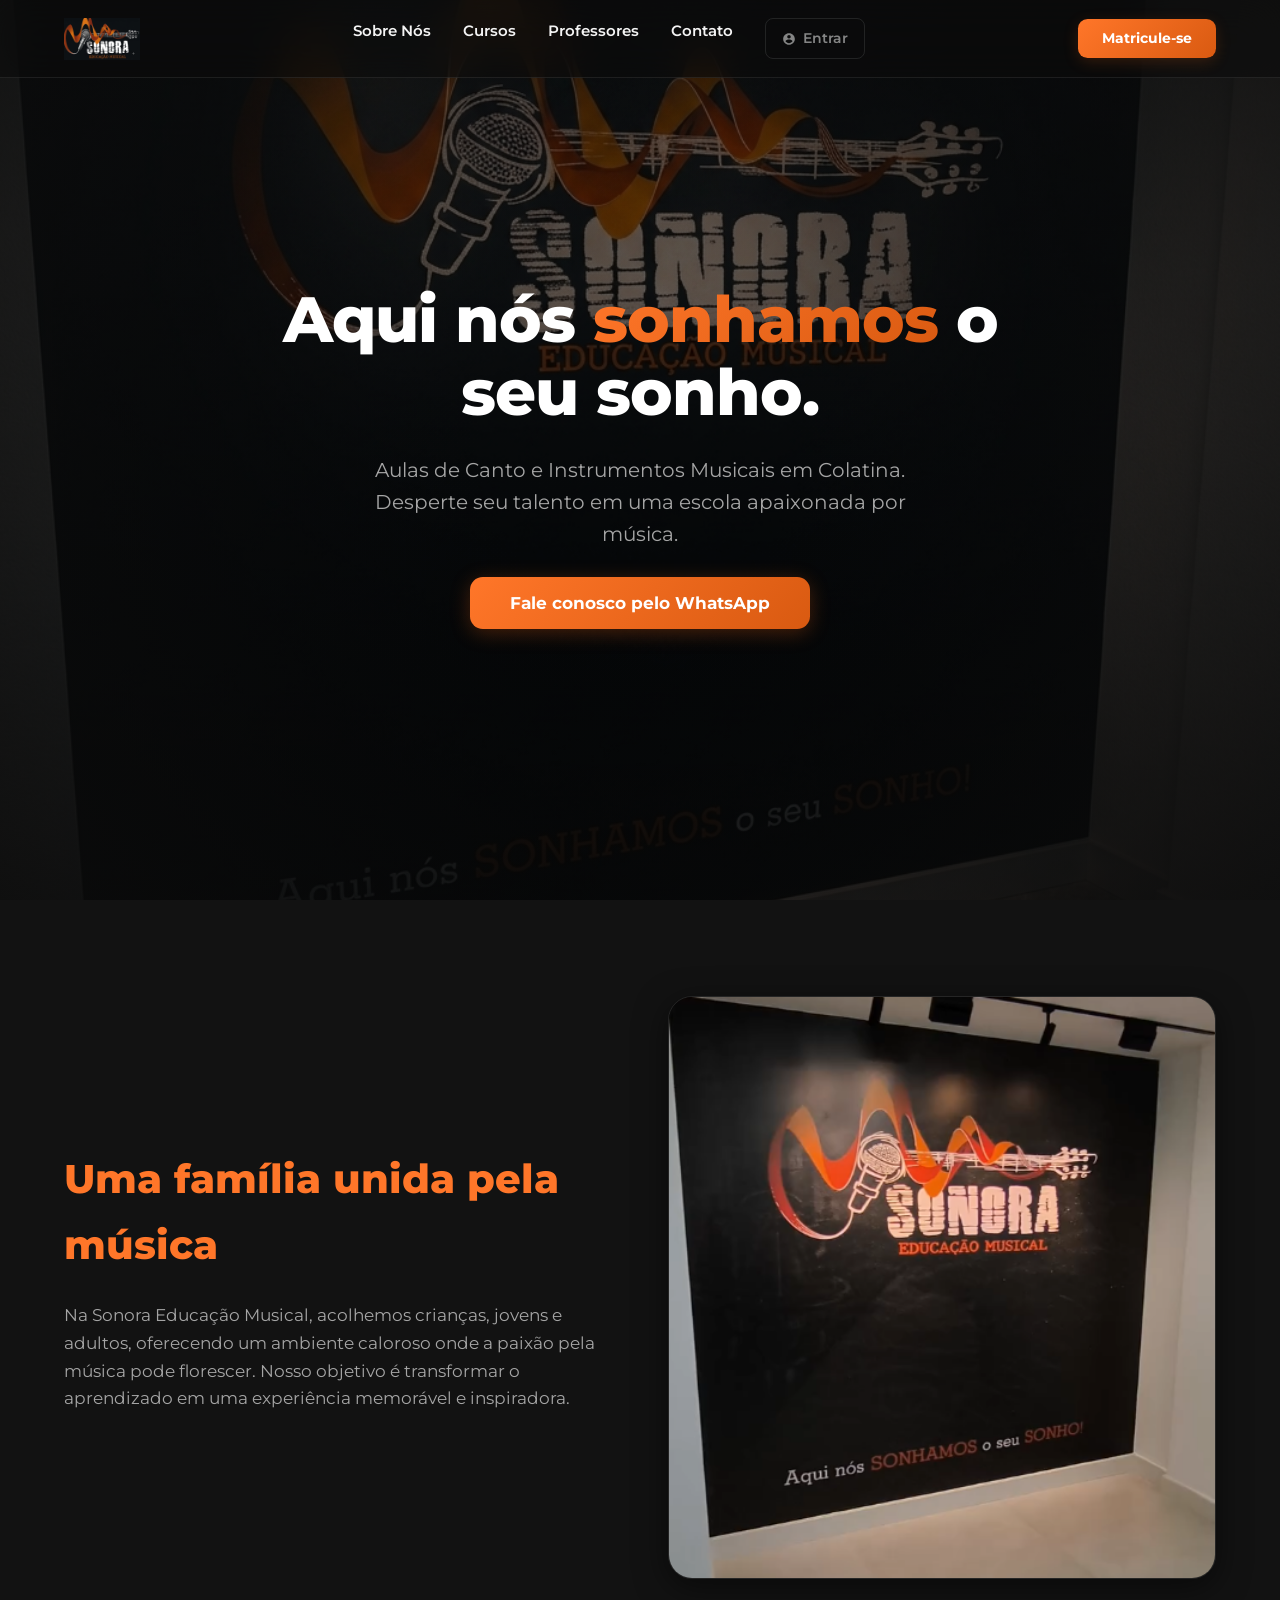
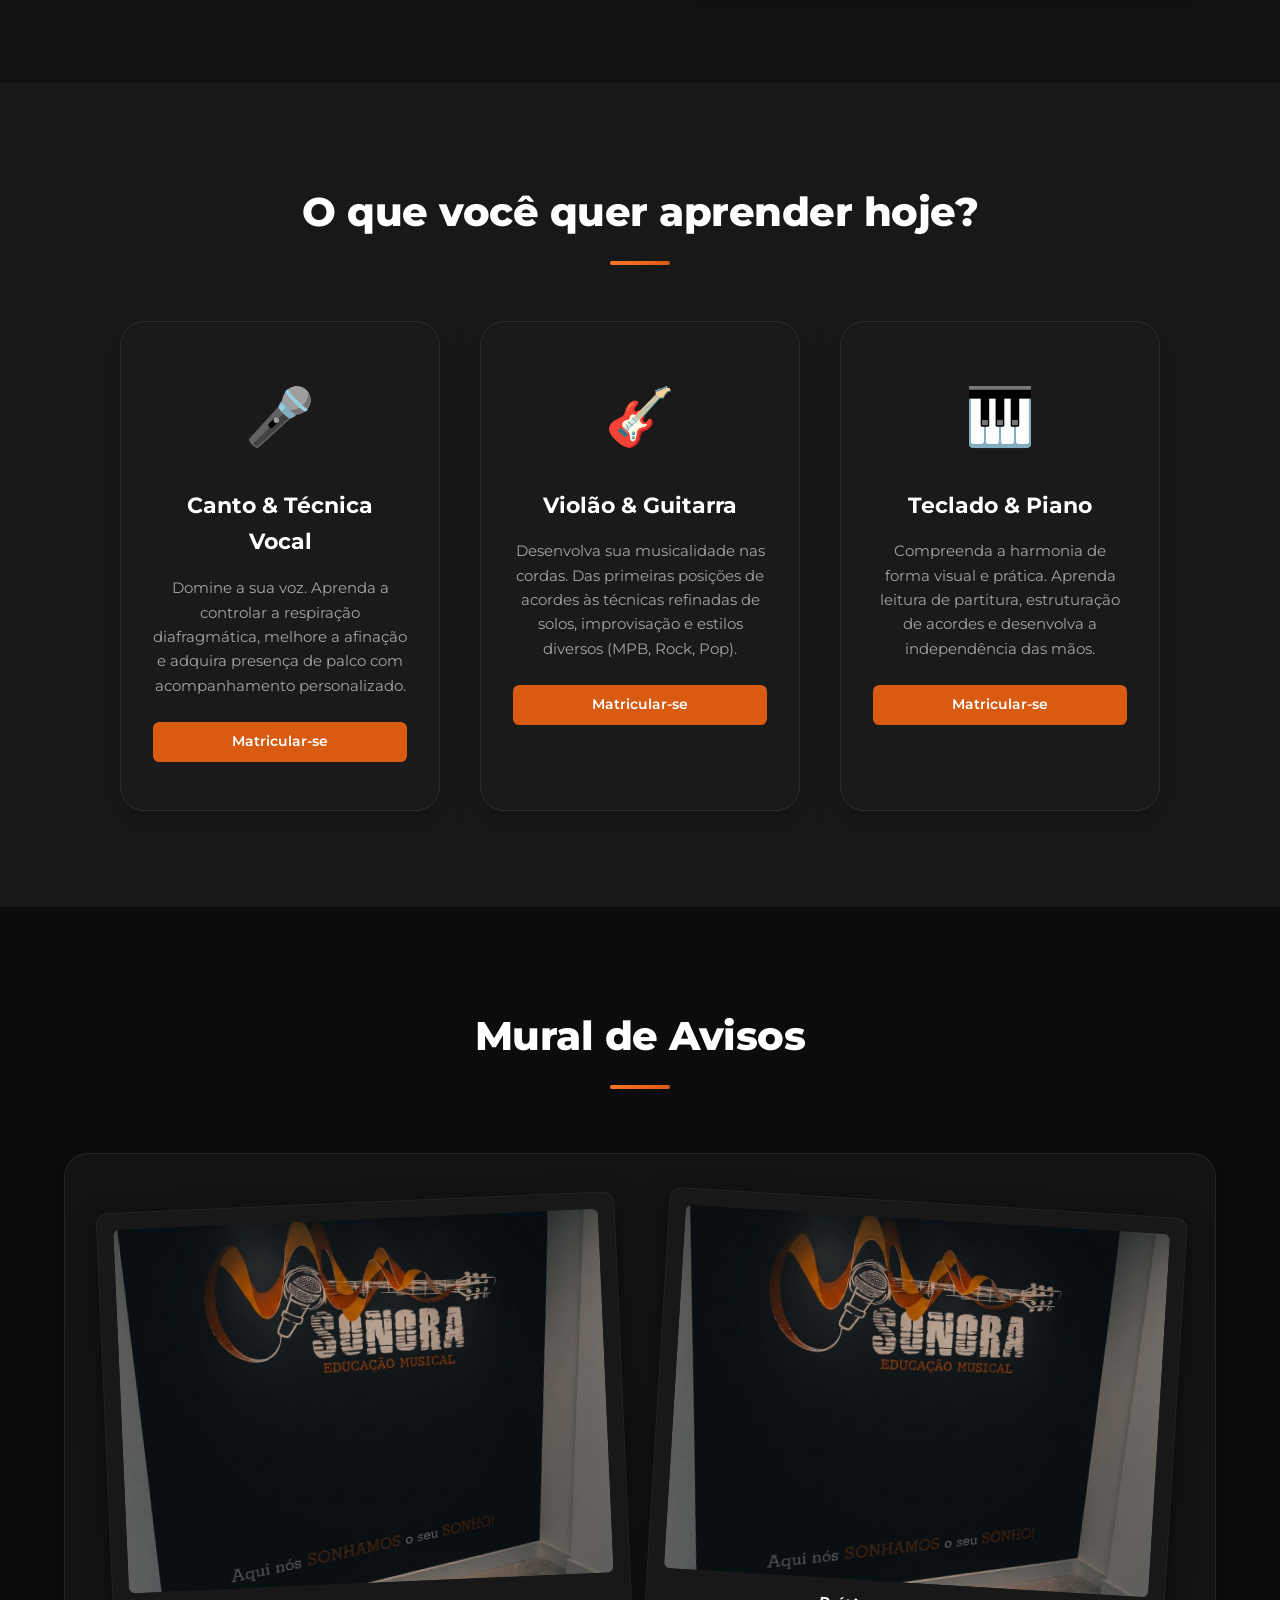
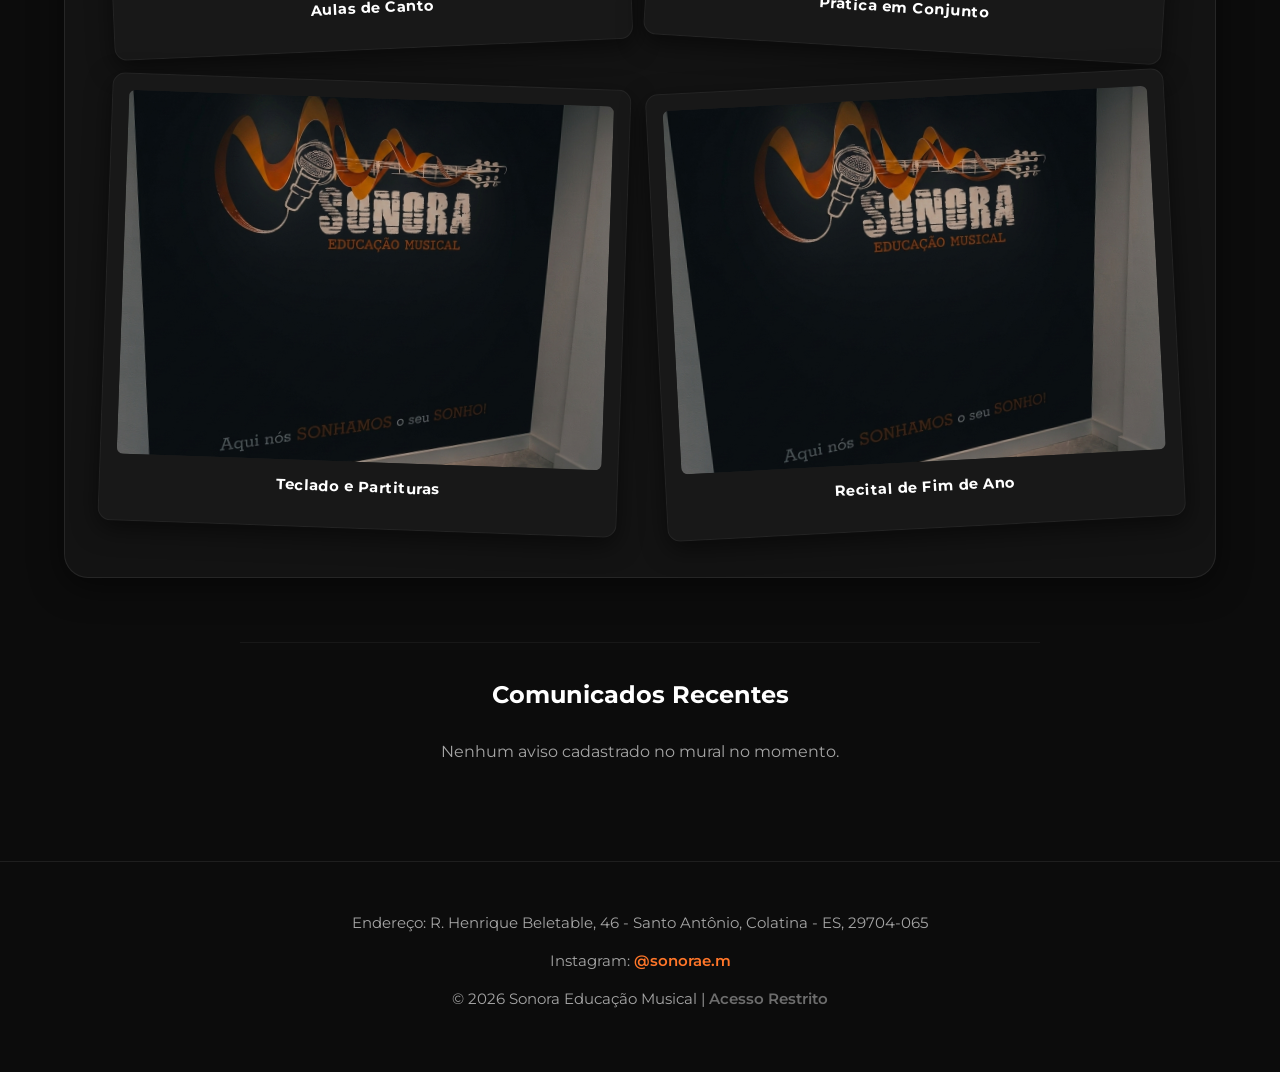
<file: index.html>
<!DOCTYPE html>
<html lang="pt-BR">
<head>
    <meta charset="UTF-8" />
    <meta http-equiv="X-UA-Compatible" content="IE=edge" />
    <meta name="viewport" content="width=device-width, initial-scale=1.0" />
    <title>Sonora Educação Musical</title>
    <!-- Google Font -->
    <link href="https://fonts.googleapis.com/css2?family=Montserrat:wght@300;400;600;700;800&display=swap" rel="stylesheet" />
    <link rel="stylesheet" href="style.css" />
</head>
<body>
    <!-- Header -->
    <header id="site-header" class="header glass">
        <div class="container header-content">
            <div class="logo">
                <a href="index.html"><img src="img/logo.png" alt="Sonora Logo" /></a>
            </div>
            <button class="menu-toggle" id="menu-toggle" aria-label="Abrir menu">
                <span class="hamburger-bar"></span>
                <span class="hamburger-bar"></span>
                <span class="hamburger-bar"></span>
            </button>
            <nav class="nav-menu">
                <ul>
                    <li><a href="sobre.html">Sobre Nós</a></li>
                    <li><a href="cursos.html">Cursos</a></li>
                    <li><a href="professores.html">Professores</a></li>
                    <li><a href="contato.html">Contato</a></li>
                </ul>
                <div class="cta-mobile">
                    <a href="https://api.whatsapp.com/message/GBODBOK3OAPBL1?autoload=1&app_absent=0&utm_source=ig" class="button enroll-btn" target="_blank" rel="noopener">Matricule‑se</a>
                </div>
            </nav>
            <div class="cta">
                <a href="https://api.whatsapp.com/message/GBODBOK3OAPBL1?autoload=1&app_absent=0&utm_source=ig" class="button enroll-btn" target="_blank" rel="noopener">Matricule‑se</a>
            </div>
        </div>
    </header>

    <!-- Hero Section -->
    <section id="hero" class="hero">
        <div class="hero-overlay"></div>
        <div class="hero-content container">
            <h1 id="hero-title">Aqui nós <span class="highlight">sonhamos</span> o seu sonho.</h1>
            <p id="hero-subtitle" class="subtitle">Aulas de Canto e Instrumentos Musicais em Colatina. Desperte seu talento em uma escola apaixonada por música.</p>
            <a href="https://api.whatsapp.com/message/GBODBOK3OAPBL1?autoload=1&app_absent=0&utm_source=ig" class="button hero-btn" target="_blank" rel="noopener">Fale conosco pelo WhatsApp</a>
        </div>
    </section>

    <!-- About Us -->
    <section id="sobre" class="about section">
        <div class="container grid-about">
            <div class="about-text">
                <h2 id="about-title">Uma família unida pela música</h2>
                <p id="about-text-homepage">Na Sonora Educação Musical, acolhemos crianças, jovens e adultos, oferecendo um ambiente caloroso onde a paixão pela música pode florescer. Nosso objetivo é transformar o aprendizado em uma experiência memorável e inspiradora.</p>
                <div class="gallery-placeholder">
                    <!-- Placeholder for a collage of student photos -->
                </div>
            </div>
            <div class="about-image">
                <img src="img/about.jpg" alt="Alunos da Sonora" />
            </div>
        </div>
    </section>

    <!-- Courses -->
    <section id="cursos" class="courses section">
        <div class="container">
            <h2 class="section-title">O que você quer aprender hoje?</h2>
            <div class="cards">
                <div class="card">
                    <div class="icon">&#127908;</div>
                    <h3>Canto</h3>
                    <p>Técnicas vocais, controle de respiração e afinação para todas as idades.</p>
                </div>
                <div class="card">
                    <div class="button" link="">&#127942;</div>
                    <h3>Violão &amp; Guitarra</h3>
                    <p>Acordes, solos e improvisação, do básico ao avançado.</p>
                </div>
                <div class="card">
                    <div class="icon">&#127925;</div>
                    <h3>Teclado &amp; Piano</h3>
                    <p>Harmonia, leitura de partituras e performance criativa.</p>
                </div>
            </div>
        </div>
    </section>

    <!-- Mural de Avisos -->
    <section id="mural-de-avisos" class="section">
        <div class="container" style="text-align: center;">
            <h2 class="section-title">Mural de Avisos</h2>
            
            <!-- Gallery/Collage (ex-Nosso Mural Sonora) -->
            <div class="about-gallery" style="margin-bottom: 4rem;">
                <div class="mural-collage" id="mural-collage-container">
                    <!-- Dynamically loaded by script.js -->
                </div>
            </div>

            <!-- Text Notices (Avisos de Texto) -->
            <div style="max-width: 800px; margin: 0 auto; padding-top: 2rem; border-top: 1px solid rgba(255,255,255,0.05);">
                <h3 style="color: #fff; font-size: 1.5rem; margin-bottom: 1.5rem; font-weight: 700;">Comunicados Recentes</h3>
                <div id="avisos-container" style="display: grid; grid-template-columns: 1fr; gap: 1.5rem;">
                    <!-- Dynamically loaded by script.js -->
                </div>
            </div>
        </div>
    </section>

    <!-- Footer -->
    <footer id="contato" class="footer section">
        <div class="container footer-content">
            <p>Endereço: R. Henrique Beletable, 46 - Santo Antônio, Colatina - ES, 29704-065</p>
            <p>Instagram: <a href="https://instagram.com/sonorae.m" target="_blank" rel="noopener">@sonorae.m</a></p>
            <p>&copy; 2026 Sonora Educação Musical</p>
        </div>
    </footer>

    <script src="script.js"></script>
</body>
</html>
</file>
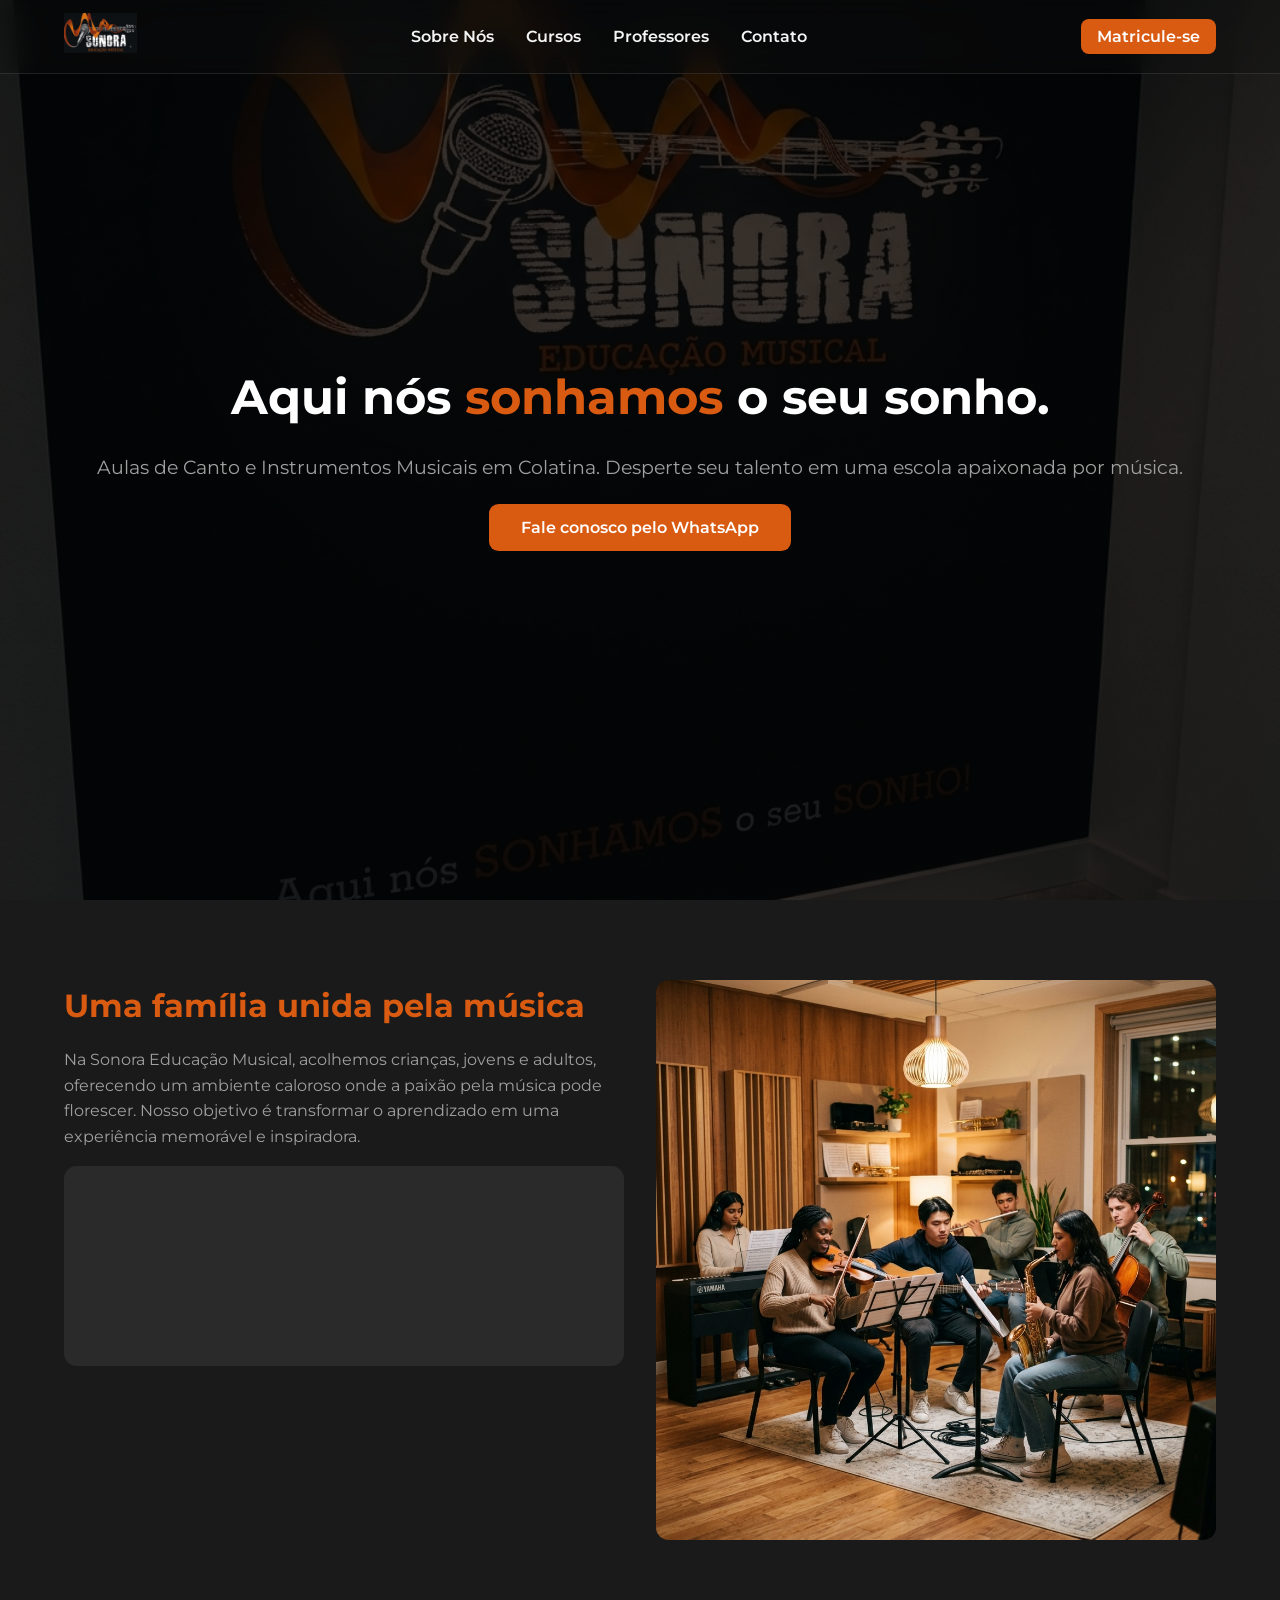
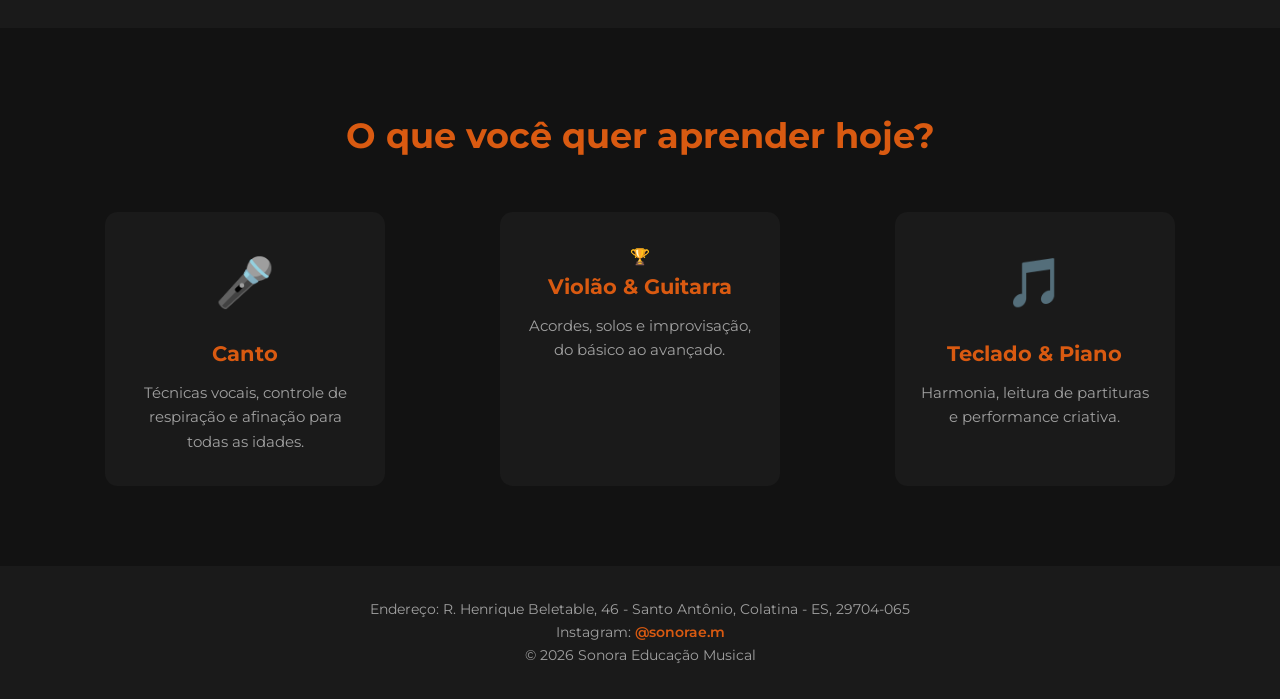
<file: sonora/index.html>
<!DOCTYPE html>
<html lang="pt-BR">
<head>
    <meta charset="UTF-8" />
    <meta http-equiv="X-UA-Compatible" content="IE=edge" />
    <meta name="viewport" content="width=device-width, initial-scale=1.0" />
    <title>Sonora Educação Musical</title>
    <!-- Google Font -->
    <link href="https://fonts.googleapis.com/css2?family=Montserrat:wght@400;600;700&display=swap" rel="stylesheet" />
    <link rel="stylesheet" href="style.css" />
</head>
<body>
    <!-- Header -->
    <header id="site-header" class="header glass">
        <div class="container header-content">
            <div class="logo">
                <a href="index.html"><img src="img/logo.png" alt="Sonora Logo" /></a>
            </div>
            <nav class="nav-menu">
                <ul>
                    <li><a href="sobre.html">Sobre Nós</a></li>
                    <li><a href="cursos.html">Cursos</a></li>
                    <li><a href="professores.html">Professores</a></li>
                    <li><a href="contato.html">Contato</a></li>
                </ul>
            </nav>
            <div class="cta">
                <a href="https://api.whatsapp.com/message/GBODBOK3OAPBL1?autoload=1&app_absent=0&utm_source=ig" class="button enroll-btn" target="_blank" rel="noopener">Matricule‑se</a>
            </div>
        </div>
    </header>

    <!-- Hero Section -->
    <section id="hero" class="hero">
        <div class="hero-overlay"></div>
        <div class="hero-content container">
            <h1>Aqui nós <span class="highlight">sonhamos</span> o seu sonho.</h1>
            <p class="subtitle">Aulas de Canto e Instrumentos Musicais em Colatina. Desperte seu talento em uma escola apaixonada por música.</p>
            <a href="https://api.whatsapp.com/message/GBODBOK3OAPBL1?autoload=1&app_absent=0&utm_source=ig" class="button hero-btn" target="_blank" rel="noopener">Fale conosco pelo WhatsApp</a>
        </div>
    </section>

    <!-- About Us -->
    <section id="sobre" class="about section">
        <div class="container grid-about">
            <div class="about-text">
                <h2>Uma família unida pela música</h2>
                <p>Na Sonora Educação Musical, acolhemos crianças, jovens e adultos, oferecendo um ambiente caloroso onde a paixão pela música pode florescer. Nosso objetivo é transformar o aprendizado em uma experiência memorável e inspiradora.</p>
                <div class="gallery-placeholder">
                    <!-- Placeholder for a collage of student photos -->
                </div>
            </div>
            <div class="about-image">
                <img src="img/about.jpg" alt="Alunos da Sonora" />
            </div>
        </div>
    </section>

    <!-- Courses -->
    <section id="cursos" class="courses section">
        <div class="container">
            <h2 class="section-title">O que você quer aprender hoje?</h2>
            <div class="cards">
                <div class="card">
                    <div class="icon">&#127908;</div>
                    <h3>Canto</h3>
                    <p>Técnicas vocais, controle de respiração e afinação para todas as idades.</p>
                </div>
                <div class="card">
                    <div class="button" link="">&#127942;</div>
                    <h3>Violão &amp; Guitarra</h3>
                    <p>Acordes, solos e improvisação, do básico ao avançado.</p>
                </div>
                <div class="card">
                    <div class="icon">&#127925;</div>
                    <h3>Teclado &amp; Piano</h3>
                    <p>Harmonia, leitura de partituras e performance criativa.</p>
                </div>
            </div>
        </div>
    </section>

    <!-- Footer -->
    <footer id="contato" class="footer section">
        <div class="container footer-content">
            <p>Endereço: R. Henrique Beletable, 46 - Santo Antônio, Colatina - ES, 29704-065</p>
            <p>Instagram: <a href="https://instagram.com/sonorae.m" target="_blank" rel="noopener">@sonorae.m</a></p>
            <p>&copy; 2026 Sonora Educação Musical</p>
        </div>
    </footer>

    <script src="script.js"></script>
</body>
</html>
</file>
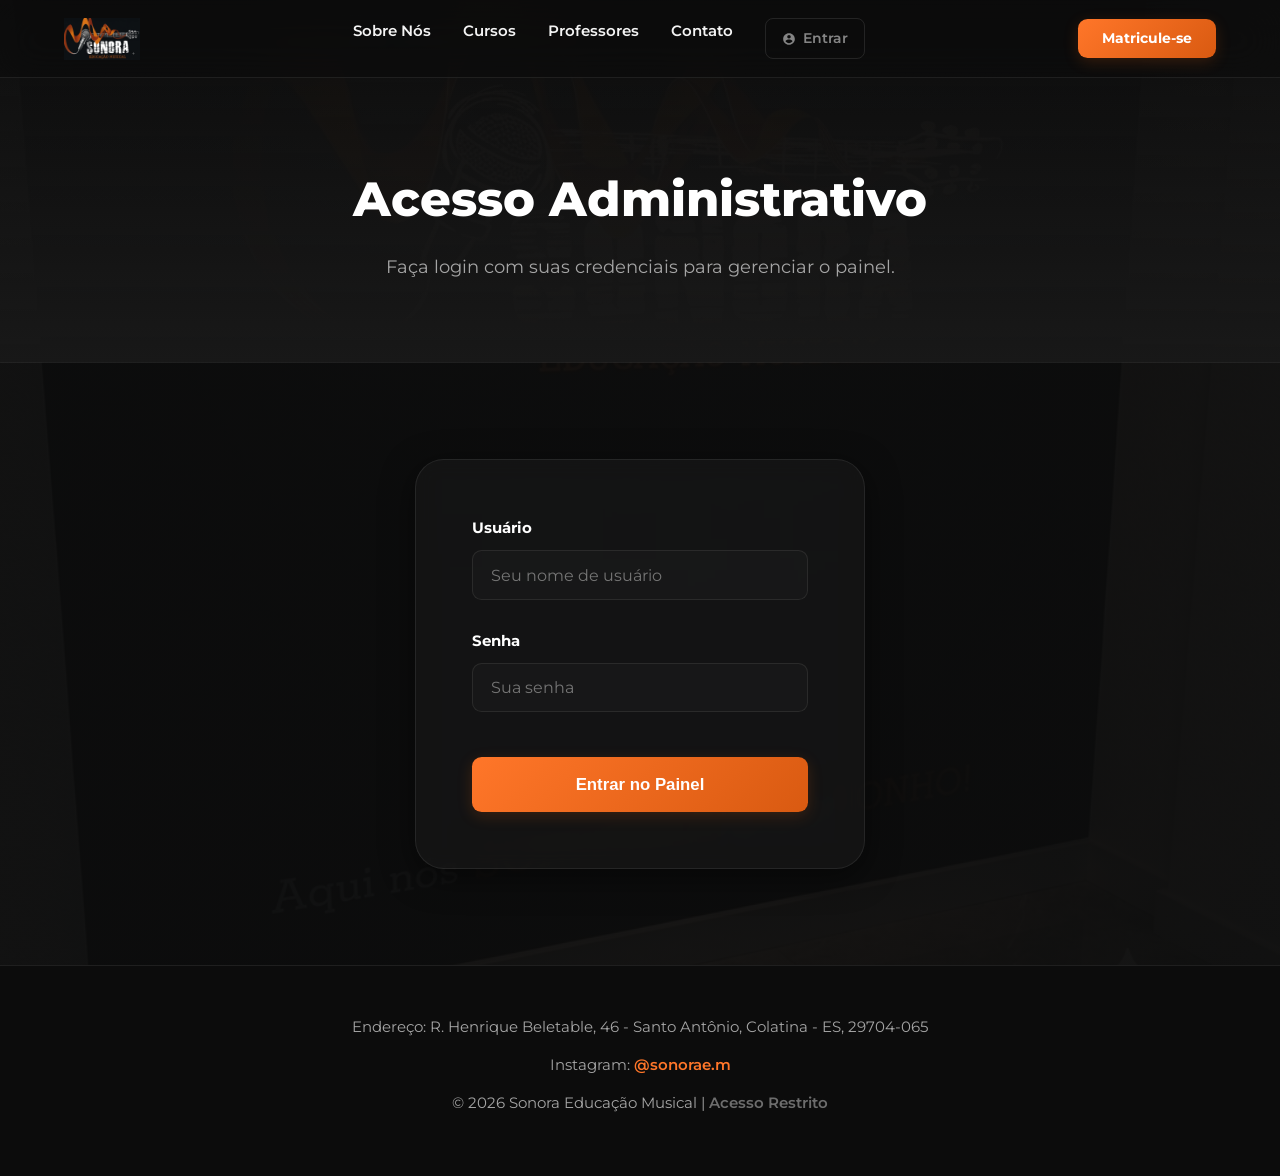
<file: admin.html>
<!DOCTYPE html>
<html lang="pt-BR">
<head>
    <meta charset="UTF-8" />
    <meta http-equiv="X-UA-Compatible" content="IE=edge" />
    <meta name="viewport" content="width=device-width, initial-scale=1.0" />
    <title>Painel Administrativo - Sonora Educação Musical</title>
    <!-- Google Font -->
    <link href="https://fonts.googleapis.com/css2?family=Montserrat:wght@300;400;600;700;800&display=swap" rel="stylesheet" />
    <link rel="stylesheet" href="style.css" />
    <style>
        .admin-tabs {
            display: flex;
            flex-wrap: wrap;
            gap: 0.5rem;
            margin-bottom: 2rem;
            border-bottom: 1px solid rgba(255, 255, 255, 0.05);
            padding-bottom: 1rem;
        }
        .admin-tab-btn {
            background: #1a1a1a;
            border: 1px solid rgba(255, 255, 255, 0.05);
            padding: 0.8rem 1.5rem;
            color: #a0a0a0;
            font-family: inherit;
            font-weight: 600;
            cursor: pointer;
            border-radius: 0.5rem;
            transition: all 0.3s ease;
        }
        .admin-tab-btn.active, .admin-tab-btn:hover {
            color: #fff;
            background: #d95a11;
            border-color: #d95a11;
        }
        .admin-panel {
            background: #1a1a1a;
            border-radius: 1rem;
            border: 1px solid rgba(255, 255, 255, 0.05);
            padding: 2rem;
            box-shadow: 0 8px 32px rgba(0, 0, 0, 0.4);
            margin-bottom: 3rem;
        }
        .admin-table {
            width: 100%;
            border-collapse: collapse;
            margin-top: 1rem;
            text-align: left;
        }
        .admin-table th, .admin-table td {
            padding: 1rem;
            border-bottom: 1px solid rgba(255, 255, 255, 0.05);
        }
        .admin-table th {
            color: #d95a11;
            font-weight: 600;
        }
        .admin-table tr:hover {
            background: rgba(255, 255, 255, 0.02);
        }
        .admin-form-row {
            display: grid;
            grid-template-columns: 1fr 1fr;
            gap: 1.5rem;
        }
        @media (max-width: 768px) {
            .admin-form-row {
                grid-template-columns: 1fr;
            }
            .admin-table th, .admin-table td {
                padding: 0.5rem;
                font-size: 0.85rem;
            }
        }
        .btn-action {
            padding: 0.4rem 0.8rem;
            border-radius: 0.3rem;
            border: none;
            cursor: pointer;
            font-weight: 600;
            font-size: 0.85rem;
            transition: transform 0.2s ease;
        }
        .btn-edit {
            background: #d95a11;
            color: #fff;
            margin-right: 0.5rem;
        }
        .btn-delete {
            background: #e74c3c;
            color: #fff;
        }
        .btn-action:hover {
            transform: scale(1.05);
        }
        .admin-modal {
            position: fixed;
            top: 0;
            left: 0;
            width: 100%;
            height: 100%;
            background: rgba(0,0,0,0.8);
            backdrop-filter: blur(5px);
            z-index: 2000;
            display: flex;
            align-items: center;
            justify-content: center;
        }
        .admin-modal-content {
            background: #1a1a1a;
            border-radius: 1rem;
            border: 1px solid rgba(255, 255, 255, 0.1);
            padding: 2.5rem;
            width: 90%;
            max-width: 600px;
            box-shadow: 0 10px 40px rgba(0,0,0,0.6);
            max-height: 90vh;
            overflow-y: auto;
        }
    </style>
</head>
<body>
    <!-- Header -->
    <header id="site-header" class="header glass">
        <div class="container header-content">
            <div class="logo">
                <a href="index.html"><img src="img/logo.png" alt="Sonora Logo" /></a>
            </div>
            <button class="menu-toggle" id="menu-toggle" aria-label="Abrir menu">
                <span class="hamburger-bar"></span>
                <span class="hamburger-bar"></span>
                <span class="hamburger-bar"></span>
            </button>
            <nav class="nav-menu">
                <ul>
                    <li><a href="sobre.html">Sobre Nós</a></li>
                    <li><a href="cursos.html">Cursos</a></li>
                    <li><a href="professores.html">Professores</a></li>
                    <li><a href="contato.html">Contato</a></li>
                </ul>
                <div class="cta-mobile">
                    <a href="#" class="button logout-btn">Sair</a>
                </div>
            </nav>
            <div class="cta">
                <a href="#" class="button logout-btn">Sair</a>
            </div>
        </div>
    </header>

    <!-- Subpage Hero -->
    <section class="subpage-hero">
        <div class="container">
            <h1>Painel ADM</h1>
            <p class="subtitle">Gerencie cursos, professores, matrículas e informações do site.</p>
        </div>
    </section>

    <!-- Admin Panel Area -->
    <section class="section">
        <div class="container">
            <!-- Tabs Menu -->
            <div class="admin-tabs">
                <button class="admin-tab-btn active" data-target="panel-students">Gestão de Alunos</button>
                <button class="admin-tab-btn" data-target="panel-courses">Gerenciar Cursos</button>
                <button class="admin-tab-btn" data-target="panel-teachers">Gerenciar Professores</button>
                <button class="admin-tab-btn" data-target="panel-users">Gerenciar Usuários</button>
                <button class="admin-tab-btn" data-target="panel-avisos">Mural de Avisos</button>
                <button class="admin-tab-btn" data-target="panel-images">Imagens do Site</button>
                <button class="admin-tab-btn" data-target="panel-texts">Editar Textos Gerais</button>
            </div>

            <!-- Tab 1: Students Management -->
            <div id="panel-students" class="admin-panel">
                <div style="display: flex; justify-content: space-between; align-items: center; margin-bottom: 1.5rem; flex-wrap: wrap; gap: 1rem;">
                    <div>
                        <h3 style="color: #d95a11;">Gestão de Alunos</h3>
                        <p style="color: #a0a0a0; font-size: 0.9rem;">Cadastre e gerencie os alunos matriculados na escola.</p>
                    </div>
                    <button type="button" class="button" id="btn-add-student" style="border:none; cursor:pointer; padding: 0.7rem 1.5rem; font-weight: 700;">Adicionar Aluno</button>
                </div>
                <div style="overflow-x: auto;">
                    <table class="admin-table">
                        <thead>
                            <tr>
                                <th>Nome</th>
                                <th>CPF</th>
                                <th>Telefone</th>
                                <th>Curso</th>
                                <th>Status</th>
                                <th>Observações</th>
                                <th>Ações</th>
                            </tr>
                        </thead>
                        <tbody id="students-table-body">
                            <!-- Dynamically loaded -->
                        </tbody>
                    </table>
                </div>
            </div>

            <!-- Tab 2: Courses -->
            <div id="panel-courses" class="admin-panel hidden">
                <div style="display: flex; justify-content: space-between; align-items: center; margin-bottom: 1.5rem;">
                    <div>
                        <h3 style="color: #d95a11;">Lista de Cursos</h3>
                        <p style="color: #a0a0a0; font-size: 0.9rem;">Cursos visíveis na página inicial e na página de Cursos.</p>
                    </div>
                    <button class="button" id="btn-add-course" style="padding: 0.6rem 1.2rem; font-size: 0.95rem; border: none; cursor: pointer;">Adicionar Curso</button>
                </div>
                <div style="overflow-x: auto;">
                    <table class="admin-table">
                        <thead>
                            <tr>
                                <th>Ícone</th>
                                <th>Nome do Curso</th>
                                <th>Público</th>
                                <th>Modalidade</th>
                                <th>Ações</th>
                            </tr>
                        </thead>
                        <tbody id="courses-table-body">
                            <!-- Dynamically loaded -->
                        </tbody>
                    </table>
                </div>
            </div>

            <!-- Tab 3: Teachers -->
            <div id="panel-teachers" class="admin-panel hidden">
                <div style="display: flex; justify-content: space-between; align-items: center; margin-bottom: 1.5rem;">
                    <div>
                        <h3 style="color: #d95a11;">Lista de Professores</h3>
                        <p style="color: #a0a0a0; font-size: 0.9rem;">Professores listados na página de Professores.</p>
                    </div>
                    <button class="button" id="btn-add-teacher" style="padding: 0.6rem 1.2rem; font-size: 0.95rem; border: none; cursor: pointer;">Adicionar Professor</button>
                </div>
                <div style="overflow-x: auto;">
                    <table class="admin-table">
                        <thead>
                            <tr>
                                <th>Avatar</th>
                                <th>Nome</th>
                                <th>Instrumento/Área</th>
                                <th>Tag</th>
                                <th>Ações</th>
                            </tr>
                        </thead>
                        <tbody id="teachers-table-body">
                            <!-- Dynamically loaded -->
                        </tbody>
                    </table>
                </div>
            </div>

            <!-- Tab 3.5: Manage Users (Gerenciar Usuários) -->
            <div id="panel-users" class="admin-panel hidden">
                <div style="display: flex; justify-content: space-between; align-items: center; margin-bottom: 1.5rem; flex-wrap: wrap; gap: 1rem;">
                    <div>
                        <h3 style="color: #d95a11; margin-bottom: 0.3rem;">Gerenciar Usuários</h3>
                        <p style="color: #a0a0a0; font-size: 0.9rem;">Lista de todos os usuários registrados no sistema (Administradores, Professores e Alunos).</p>
                    </div>
                    <button type="button" class="button" id="btn-add-user" style="border:none; cursor:pointer; padding: 0.7rem 1.5rem; font-weight: 700;">Novo Usuário</button>
                </div>
                <div style="overflow-x: auto;">
                    <table class="admin-table">
                        <thead>
                            <tr>
                                <th>Nome</th>
                                <th>Usuário</th>
                                <th>Senha</th>
                                <th>CPF</th>
                                <th>Telefone</th>
                                <th>Tipo</th>
                                <th>Ações</th>
                            </tr>
                        </thead>
                        <tbody id="users-table-body">
                            <!-- Dynamically loaded -->
                        </tbody>
                    </table>
                </div>
            </div>

            <!-- Tab 4: Notice Board (Avisos) -->
            <div id="panel-avisos" class="admin-panel hidden">
                <h3 style="color: #d95a11; margin-bottom: 1.5rem;">Gerenciar Mural de Avisos</h3>
                
                <!-- Fotos do Mural (Collage/Galeria) -->
                <h4 style="color: #f4f4f4; border-left: 3px solid #d95a11; padding-left: 0.5rem; margin-bottom: 1rem;">Fotos do Mural (Destaques)</h4>
                <p style="color: #a0a0a0; font-size: 0.9rem; margin-bottom: 1.5rem;">Gerencie as 4 fotos e legendas em destaque exibidas no mural da página inicial.</p>
                <div style="display: grid; grid-template-columns: repeat(auto-fit, minmax(220px, 1fr)); gap: 1.5rem; margin-bottom: 3rem;" id="mural-photos-admin-list">
                    <!-- Dynamically loaded 4 spots -->
                </div>

                <!-- Avisos de Texto -->
                <div style="display: flex; justify-content: space-between; align-items: center; margin-bottom: 1rem; margin-top: 2rem; flex-wrap: wrap; gap: 1rem; border-top: 1px solid rgba(255,255,255,0.05); padding-top: 2rem;">
                    <div>
                        <h4 style="color: #f4f4f4; border-left: 3px solid #d95a11; padding-left: 0.5rem; margin-bottom: 0.3rem;">Comunicados Recentes (Texto)</h4>
                        <p style="color: #a0a0a0; font-size: 0.9rem;">Mensagens de texto exibidas abaixo das fotos.</p>
                    </div>
                    <button type="button" class="button" id="btn-add-aviso" style="border:none; cursor:pointer; padding: 0.7rem 1.5rem; font-weight: 700;">Novo Aviso</button>
                </div>
                <div style="overflow-x: auto;">
                    <table class="admin-table">
                        <thead>
                            <tr>
                                <th>Data</th>
                                <th>Título</th>
                                <th>Conteúdo</th>
                                <th>Ações</th>
                            </tr>
                        </thead>
                        <tbody id="avisos-table-body">
                            <!-- Dynamically loaded -->
                        </tbody>
                    </table>
                </div>
            </div>

            <!-- Tab 5: Site Images -->
            <div id="panel-images" class="admin-panel hidden">
                <h3 style="color: #d95a11; margin-bottom: 0.5rem;">Imagens do Site</h3>
                <p style="color: #a0a0a0; font-size: 0.9rem; margin-bottom: 2rem;">Altere as fotos do site enviando novos arquivos.</p>
                
                <div style="display: flex; flex-direction: column; gap: 2rem;">
                    <!-- Logo Upload -->
                    <div style="background:#252525; padding: 1.5rem; border-radius: 0.8rem; display: flex; align-items: center; justify-content: space-between; flex-wrap: wrap; gap: 1.5rem; border: var(--border-glass);">
                        <div>
                            <h4 style="color:#fff; margin-bottom:0.3rem;">Logotipo do Cabeçalho</h4>
                            <p style="color:#a0a0a0; font-size:0.85rem;">Substitua o logotipo principal exibido no cabeçalho.</p>
                        </div>
                        <div style="display:flex; align-items:center; gap:1.5rem;">
                            <img src="img/logo.png" alt="Logo atual" style="height:40px; background: rgba(255,255,255,0.05); padding: 5px; border-radius: 4px;" id="preview-logo" onerror="this.src='img/logo.png';" />
                            <input type="file" id="upload-logo-file" accept="image/*" style="display:none;" />
                            <button type="button" class="button" onclick="document.getElementById('upload-logo-file').click()" style="border:none; cursor:pointer;">Alterar Logotipo</button>
                        </div>
                    </div>

                    <!-- About Image Upload -->
                    <div style="background:#252525; padding: 1.5rem; border-radius: 0.8rem; display: flex; align-items: center; justify-content: space-between; flex-wrap: wrap; gap: 1.5rem; border: var(--border-glass);">
                        <div>
                            <h4 style="color:#fff; margin-bottom:0.3rem;">Imagem "Sobre Nós"</h4>
                            <p style="color:#a0a0a0; font-size:0.85rem;">Substitua a imagem grande da seção "Sobre Nós".</p>
                        </div>
                        <div style="display:flex; align-items:center; gap:1.5rem;">
                            <img src="img/about.jpg" alt="Sobre atual" style="height:60px; width: 60px; object-fit: cover; border-radius: 4px;" id="preview-about" onerror="this.src='img/about.jpg';" />
                            <input type="file" id="upload-about-file" accept="image/*" style="display:none;" />
                            <button type="button" class="button" onclick="document.getElementById('upload-about-file').click()" style="border:none; cursor:pointer;">Alterar Imagem</button>
                        </div>
                    </div>

                    <!-- Background Image Upload -->
                    <div style="background:#252525; padding: 1.5rem; border-radius: 0.8rem; display: flex; align-items: center; justify-content: space-between; flex-wrap: wrap; gap: 1.5rem; border: var(--border-glass);">
                        <div>
                            <h4 style="color:#fff; margin-bottom:0.3rem;">Fundo do Site / Hero</h4>
                            <p style="color:#a0a0a0; font-size:0.85rem;">Substitua a imagem de fundo principal do site.</p>
                        </div>
                        <div style="display:flex; align-items:center; gap:1.5rem;">
                            <img src="img/background.png" alt="Fundo atual" style="height:60px; width: 60px; object-fit: cover; border-radius: 4px;" id="preview-bg" onerror="this.src='img/background.png';" />
                            <input type="file" id="upload-bg-file" accept="image/*" style="display:none;" />
                            <button type="button" class="button" onclick="document.getElementById('upload-bg-file').click()" style="border:none; cursor:pointer;">Alterar Fundo</button>
                        </div>
                    </div>
                </div>
            </div>

            <!-- Tab 6: General Texts -->
            <div id="panel-texts" class="admin-panel hidden">
                <h3 style="color: #d95a11; margin-bottom: 1.5rem;">Editar Informações e Textos do Site</h3>
                <form id="texts-edit-form" class="styled-form">
                    <h4 style="color: #f4f4f4; border-left: 3px solid #d95a11; padding-left: 0.5rem; margin-bottom: 1rem;">Homepage & Hero</h4>
                    <div class="form-group">
                        <label for="txt-hero-title">Título do Hero (Bloqueado para edição)</label>
                        <input type="text" id="txt-hero-title" disabled style="opacity: 0.6; cursor: not-allowed;" />
                    </div>
                    <div class="form-group">
                        <label for="txt-hero-subtitle">Subtítulo do Hero</label>
                        <textarea id="txt-hero-subtitle" rows="3" required></textarea>
                    </div>

                    <h4 style="color: #f4f4f4; border-left: 3px solid #d95a11; padding-left: 0.5rem; margin-top: 2rem; margin-bottom: 1rem;">Sobre Nós</h4>
                    <div class="form-group">
                        <label for="txt-about-title">Título Sobre Nós</label>
                        <input type="text" id="txt-about-title" required />
                    </div>
                    <div class="form-group">
                        <label for="txt-about-text1">Parágrafo Inicial (Homepage)</label>
                        <textarea id="txt-about-text1" rows="3" required></textarea>
                    </div>
                    <div class="form-group">
                        <label for="txt-about-text2">Parágrafo 2 (Página Sobre Nós)</label>
                        <textarea id="txt-about-text2" rows="3" required></textarea>
                    </div>
                    <div class="form-group">
                        <label for="txt-about-text3">Parágrafo 3 (Página Sobre Nós)</label>
                        <textarea id="txt-about-text3" rows="3" required></textarea>
                    </div>

                    <h4 style="color: #f4f4f4; border-left: 3px solid #d95a11; padding-left: 0.5rem; margin-top: 2rem; margin-bottom: 1rem;">Informações de Contato</h4>
                    <div class="form-group">
                        <label for="txt-contact-address">Endereço Completo</label>
                        <input type="text" id="txt-contact-address" required />
                    </div>
                    <div class="form-group">
                        <label for="txt-contact-hours">Horário de Atendimento</label>
                        <input type="text" id="txt-contact-hours" required />
                    </div>
                    <div class="form-group">
                        <label for="txt-whatsapp-link">Link do WhatsApp</label>
                        <input type="url" id="txt-whatsapp-link" required />
                    </div>
                    <div class="admin-form-row">
                        <div class="form-group">
                            <label for="txt-instagram-label">Instagram (@nome)</label>
                            <input type="text" id="txt-instagram-label" required />
                        </div>
                        <div class="form-group">
                            <label for="txt-instagram-link">Link do Instagram</label>
                            <input type="url" id="txt-instagram-link" required />
                        </div>
                    </div>

                    <button type="submit" class="button form-submit-btn" style="margin-top: 2rem; width: auto; align-self: flex-start; padding: 1rem 2rem;">Salvar Alterações</button>
                </form>
            </div>
        </div>
    </section>

    <!-- Modals for adding/editing dynamic entities -->
    <div id="modal-container" class="admin-modal hidden">
        <!-- Dynamically filled with Course / Teacher forms -->
    </div>

    <!-- Footer -->
    <footer class="footer section">
        <div class="container footer-content">
            <p>Endereço: <span id="footer-address-text">R. Henrique Beletable, 46 - Santo Antônio, Colatina - ES, 29704-065</span></p>
            <p>Instagram: <a href="https://instagram.com/sonorae.m" target="_blank" rel="noopener" id="footer-instagram-link">@sonorae.m</a></p>
            <p>&copy; 2026 Sonora Educação Musical</p>
        </div>
    </footer>

    <script src="script.js"></script>
    <script>
        // Security check: Only Admins allowed
        const checkAdmin = () => {
            const currentUser = JSON.parse(localStorage.getItem('sonoraCurrentUser'));
            if (!currentUser || currentUser.role !== 'adm') {
                alert('Acesso negado. Apenas administradores podem acessar esta página.');
                window.location.href = 'login.html';
            }
        };
        checkAdmin();

        // Admin Tab Logic
        const tabs = document.querySelectorAll('.admin-tab-btn');
        const panels = document.querySelectorAll('.admin-panel');

        tabs.forEach(tab => {
            tab.addEventListener('click', () => {
                tabs.forEach(t => t.classList.remove('active'));
                panels.forEach(p => p.classList.add('hidden'));

                tab.classList.add('active');
                const target = tab.getAttribute('data-target');
                document.getElementById(target).classList.remove('hidden');
            });
        });

        let sonoraData = null;

        // Load and render dynamic admin tables from backend JSON
        function refreshAdminData() {
            fetch('data.php')
            .then(res => res.json())
            .then(data => {
                sonoraData = data;
                renderAdminUI(data);
            })
            .catch(err => {
                console.error(err);
                // Fallback to localStorage if server is offline
                const data = JSON.parse(localStorage.getItem('sonoraData'));
                if (data) {
                    sonoraData = data;
                    renderAdminUI(data);
                }
            });
        }

        // Render function
        function renderAdminUI(data) {
            // 1. Render Students
            const studentsBody = document.getElementById('students-table-body');
            if (studentsBody) {
                studentsBody.innerHTML = '';
                if (!data.students || data.students.length === 0) {
                    studentsBody.innerHTML = '<tr><td colspan="7" style="text-align:center; color:#a0a0a0;">Nenhum aluno cadastrado ainda.</td></tr>';
                } else {
                    data.students.forEach((student, index) => {
                        const statusBadge = student.status === 'Ativo' ? 
                            '<span style="color:#2ecc71; font-weight:700; background:rgba(46,204,113,0.1); padding:0.2rem 0.6rem; border-radius:10px;">Ativo</span>' : 
                            '<span style="color:#e74c3c; font-weight:700; background:rgba(231,76,60,0.1); padding:0.2rem 0.6rem; border-radius:10px;">Inativo</span>';
                        
                        const row = document.createElement('tr');
                        row.innerHTML = `
                            <td><strong>${student.name}</strong></td>
                            <td>${student.cpf || '-'}</td>
                            <td>${student.phone || '-'}</td>
                            <td>${student.courseTitle || '-'}</td>
                            <td>${statusBadge}</td>
                            <td style="max-width: 250px; overflow: hidden; text-overflow: ellipsis; white-space: nowrap;">${student.notes || '-'}</td>
                            <td>
                                <button class="btn-action btn-edit" style="margin-right:0.5rem;" onclick="openStudentModal(${index})">Editar</button>
                                <button class="btn-action btn-delete" onclick="deleteStudent(${index})">Excluir</button>
                            </td>
                        `;
                        studentsBody.appendChild(row);
                    });
                }
            }

            // 2. Render Courses
            const coursesBody = document.getElementById('courses-table-body');
            coursesBody.innerHTML = '';
            if (data.courses) {
                data.courses.forEach((course, index) => {
                    const row = document.createElement('tr');
                    row.innerHTML = `
                        <td style="font-size: 1.8rem;">${course.icon}</td>
                        <td><strong>${course.title}</strong></td>
                        <td>${course.audience || 'Geral'}</td>
                        <td>${course.modality || 'Presencial'}</td>
                        <td>
                            <button class="btn-action btn-edit" onclick="openCourseModal(${index})">Editar</button>
                            <button class="btn-action btn-delete" onclick="deleteCourse(${index})">Excluir</button>
                        </td>
                    `;
                    coursesBody.appendChild(row);
                });
            }

            // 3. Render Teachers
            const teachersBody = document.getElementById('teachers-table-body');
            teachersBody.innerHTML = '';
            if (data.teachers) {
                data.teachers.forEach((teacher, index) => {
                    const row = document.createElement('tr');
                    row.innerHTML = `
                        <td style="font-size: 1.8rem;">${teacher.avatar}</td>
                        <td><strong>${teacher.name}</strong></td>
                        <td>${teacher.instrument}</td>
                        <td><span style="color:#d95a11; font-weight:600;">${teacher.tag}</span></td>
                        <td>
                            <button class="btn-action btn-edit" onclick="openTeacherModal(${index})">Editar</button>
                            <button class="btn-action btn-delete" onclick="deleteTeacher(${index})">Excluir</button>
                        </td>
                    `;
                    teachersBody.appendChild(row);
                });
            }

            // 4. Render Avisos
            const avisosBody = document.getElementById('avisos-table-body');
            if (avisosBody) {
                avisosBody.innerHTML = '';
                if (!data.avisos || data.avisos.length === 0) {
                    avisosBody.innerHTML = '<tr><td colspan="4" style="text-align:center; color:#a0a0a0;">Nenhum aviso cadastrado.</td></tr>';
                } else {
                    data.avisos.forEach((aviso, index) => {
                        const row = document.createElement('tr');
                        row.innerHTML = `
                            <td style="white-space: nowrap;">${aviso.date}</td>
                            <td><strong>${aviso.title}</strong></td>
                            <td style="max-width: 300px; overflow: hidden; text-overflow: ellipsis; white-space: nowrap;">${aviso.content}</td>
                            <td>
                                <button class="btn-action btn-edit" onclick="openAvisoModal(${index})">Editar</button>
                                <button class="btn-action btn-delete" onclick="deleteAviso(${index})">Excluir</button>
                            </td>
                        `;
                        avisosBody.appendChild(row);
                    });
                }
            }

            // 4.5. Render Mural Photos Management
            const muralPhotosAdminList = document.getElementById('mural-photos-admin-list');
            if (muralPhotosAdminList) {
                muralPhotosAdminList.innerHTML = '';
                if (!data.mural || data.mural.length === 0) {
                    data.mural = [
                      { id: 1, title: "Aulas de Canto", imgUrl: "img/background.png" },
                      { id: 2, title: "Prática em Conjunto", imgUrl: "img/background.png" },
                      { id: 3, title: "Teclado e Partituras", imgUrl: "img/background.png" },
                      { id: 4, title: "Recital de Fim de Ano", imgUrl: "img/background.png" }
                    ];
                }
                data.mural.forEach((item, index) => {
                    const spot = document.createElement('div');
                    spot.style.cssText = 'background: #252525; padding: 1.2rem; border-radius: 0.8rem; border: 1px solid rgba(255,255,255,0.05); display: flex; flex-direction: column; gap: 1rem; align-items: center; text-align: center;';
                    spot.innerHTML = `
                        <div style="font-weight: 700; color: #d95a11;">Foto Destaque ${index + 1}</div>
                        <img src="${item.imgUrl || 'img/background.png'}" style="width: 100%; aspect-ratio: 4/3; object-fit: cover; border-radius: 4px;" id="preview-mural-${index}" onerror="this.src='img/background.png';" />
                        <div style="width: 100%;">
                            <label style="font-size: 0.8rem; color: #a0a0a0; display: block; margin-bottom: 0.3rem; text-align: left;">Legenda/Texto</label>
                            <input type="text" value="${item.title}" id="txt-mural-title-${index}" style="background:#1a1a1a; color:#fff; border:1px solid rgba(255,255,255,0.1); padding:0.5rem; border-radius:4px; width: 100%; font-family:inherit; font-size:0.85rem;" />
                        </div>
                        <div style="display: flex; gap: 0.5rem; width: 100%;">
                            <input type="file" id="upload-mural-file-${index}" accept="image/*" style="display:none;" />
                            <button type="button" class="button" onclick="document.getElementById('upload-mural-file-${index}').click()" style="flex: 1; padding: 0.4rem; font-size: 0.8rem; margin: 0; cursor: pointer; border: none;">Foto</button>
                            <button type="button" class="button" onclick="saveMuralText(${index})" style="flex: 1; padding: 0.4rem; font-size: 0.8rem; background: #2ecc71; margin: 0; cursor: pointer; border: none;">Salvar</button>
                        </div>
                    `;
                    muralPhotosAdminList.appendChild(spot);
                    
                    // Setup file upload listener
                    document.getElementById(`upload-mural-file-${index}`).addEventListener('change', function() {
                        handleMuralImageUpload(this.files[0], index);
                    });
                });
            }

            // 5. Fill Site Texts Form
            if (data.texts) {
                document.getElementById('txt-hero-title').value = "Aqui nós sonhamos o seu sonho."; // Fixed hero title
                document.getElementById('txt-hero-subtitle').value = data.texts.heroSubtitle;
                document.getElementById('txt-about-title').value = data.texts.aboutTitle;
                document.getElementById('txt-about-text1').value = data.texts.aboutText1;
                document.getElementById('txt-about-text2').value = data.texts.aboutText2;
                document.getElementById('txt-about-text3').value = data.texts.aboutText3;
                document.getElementById('txt-contact-address').value = data.texts.address;
                document.getElementById('txt-contact-hours').value = data.texts.contactHours;
                document.getElementById('txt-whatsapp-link').value = data.texts.whatsappLink;
                document.getElementById('txt-instagram-label').value = data.texts.instagram;
                document.getElementById('txt-instagram-link').value = data.texts.instagramLink;
            }

            // Update site previews
            document.getElementById('preview-logo').src = 'img/logo.png?t=' + Date.now();
            document.getElementById('preview-about').src = 'img/about.jpg?t=' + Date.now();
            document.getElementById('preview-bg').src = 'img/background.png?t=' + Date.now();
            refreshUsersData();
        }

        // Save data helper function
        function saveAdminData(data) {
            fetch('data.php', {
                method: 'POST',
                headers: { 'Content-Type': 'application/json' },
                body: JSON.stringify(data)
            })
            .then(res => res.json())
            .then(resData => {
                if (resData.success) {
                    refreshAdminData();
                } else {
                    alert('Erro ao salvar os dados no servidor: ' + (resData.message || 'Erro desconhecido'));
                }
            })
            .catch(err => {
                console.error(err);
                // Local fallback
                localStorage.setItem('sonoraData', JSON.stringify(data));
                refreshAdminData();
            });
        }

        // Action functions: delete student
        window.deleteStudent = function(index) {
            if (confirm('Tem certeza que deseja remover este aluno?')) {
                if (!sonoraData.students) sonoraData.students = [];
                sonoraData.students.splice(index, 1);
                saveAdminData(sonoraData);
            }
        };

        // Action functions: save mural text
        window.saveMuralText = function(index) {
            const newTitle = document.getElementById(`txt-mural-title-${index}`).value.trim();
            if (!newTitle) {
                alert('A legenda não pode ficar vazia.');
                return;
            }
            if (!sonoraData.mural) sonoraData.mural = [];
            sonoraData.mural[index].title = newTitle;
            saveAdminData(sonoraData);
            alert('Legenda salva com sucesso!');
        };

        // Action functions: upload mural image
        window.handleMuralImageUpload = function(file, index) {
            if (!file) return;
            const preview = document.getElementById(`preview-mural-${index}`);
            preview.style.opacity = '0.5';

            const formData = new FormData();
            formData.append('image', file);

            fetch('upload.php?target=mural_' + index, {
                method: 'POST',
                body: formData
            })
            .then(res => res.json())
            .then(data => {
                preview.style.opacity = '1';
                if (data.success) {
                    preview.src = data.filePath + '?t=' + Date.now();
                    if (!sonoraData.mural) sonoraData.mural = [];
                    sonoraData.mural[index].imgUrl = data.filePath;
                    saveAdminData(sonoraData);
                    alert('Imagem do mural atualizada com sucesso!');
                } else {
                    alert('Erro ao enviar imagem: ' + data.message);
                }
            })
            .catch(err => {
                console.error(err);
                preview.style.opacity = '1';
                alert('Erro de conexão ao enviar imagem.');
            });
        };

        // Delete Course
        window.deleteCourse = function(index) {
            if (confirm('Deseja mesmo excluir este curso? Ele sumirá de todas as páginas.')) {
                sonoraData.courses.splice(index, 1);
                saveAdminData(sonoraData);
            }
        };

        // Delete Teacher
        window.deleteTeacher = function(index) {
            if (confirm('Deseja mesmo excluir este professor? Ele sumirá da página de professores.')) {
                sonoraData.teachers.splice(index, 1);
                saveAdminData(sonoraData);
            }
        };

        // Delete Aviso
        window.deleteAviso = function(index) {
            if (confirm('Deseja mesmo excluir este aviso? Ele sumirá da página inicial.')) {
                sonoraData.avisos.splice(index, 1);
                saveAdminData(sonoraData);
            }
        };

        // Form Submission: Site Texts
        document.getElementById('texts-edit-form').addEventListener('submit', (e) => {
            e.preventDefault();
            sonoraData.texts.heroTitle = "Aqui nós <span class=\"highlight\">sonhamos</span> o seu sonho."; // Fixed
            sonoraData.texts.heroSubtitle = document.getElementById('txt-hero-subtitle').value;
            sonoraData.texts.aboutTitle = document.getElementById('txt-about-title').value;
            sonoraData.texts.aboutText1 = document.getElementById('txt-about-text1').value;
            sonoraData.texts.aboutText2 = document.getElementById('txt-about-text2').value;
            sonoraData.texts.aboutText3 = document.getElementById('txt-about-text3').value;
            sonoraData.texts.address = document.getElementById('txt-contact-address').value;
            sonoraData.texts.contactHours = document.getElementById('txt-contact-hours').value;
            sonoraData.texts.whatsappLink = document.getElementById('txt-whatsapp-link').value;
            sonoraData.texts.instagram = document.getElementById('txt-instagram-label').value;
            sonoraData.texts.instagramLink = document.getElementById('txt-instagram-link').value;

            fetch('data.php', {
                method: 'POST',
                headers: { 'Content-Type': 'application/json' },
                body: JSON.stringify(sonoraData)
            })
            .then(res => res.json())
            .then(resData => {
                if (resData.success) {
                    alert('Configurações salvas com sucesso!');
                    window.location.reload();
                } else {
                    alert('Erro ao salvar as configurações.');
                }
            })
            .catch(err => {
                console.error(err);
                localStorage.setItem('sonoraData', JSON.stringify(sonoraData));
                alert('Configurações salvas localmente.');
                window.location.reload();
            });
        });

        // Setup dynamic site image uploads
        function setupImageUploads() {
            const logoInput = document.getElementById('upload-logo-file');
            const aboutInput = document.getElementById('upload-about-file');
            const bgInput = document.getElementById('upload-bg-file');

            if (logoInput) {
                logoInput.addEventListener('change', function() {
                    handleSiteImageUpload(this.files[0], 'logo', 'preview-logo');
                });
            }
            if (aboutInput) {
                aboutInput.addEventListener('change', function() {
                    handleSiteImageUpload(this.files[0], 'about', 'preview-about');
                });
            }
            if (bgInput) {
                bgInput.addEventListener('change', function() {
                    handleSiteImageUpload(this.files[0], 'bg', 'preview-bg');
                });
            }
        }

        function handleSiteImageUpload(file, target, previewId) {
            if (!file) return;
            const preview = document.getElementById(previewId);
            const originalSrc = preview.src;
            preview.style.opacity = '0.5';

            const formData = new FormData();
            formData.append('image', file);

            fetch('upload.php?target=' + target, {
                method: 'POST',
                body: formData
            })
            .then(res => res.json())
            .then(data => {
                preview.style.opacity = '1';
                if (data.success) {
                    preview.src = data.filePath + '?t=' + Date.now();
                    alert('Imagem de ' + target + ' atualizada com sucesso!');
                } else {
                    preview.src = originalSrc;
                    alert('Erro ao enviar imagem: ' + data.message);
                }
            })
            .catch(err => {
                console.error(err);
                preview.style.opacity = '1';
                preview.src = originalSrc;
                alert('Erro de conexão ao enviar imagem.');
            });
        }

        // Modals management
        const modalContainer = document.getElementById('modal-container');
        
        window.closeModal = function() {
            modalContainer.classList.add('hidden');
            modalContainer.innerHTML = '';
        };

        // Add/Edit Course Modal
        window.openCourseModal = function(index = null) {
            const isEdit = index !== null;
            const course = isEdit ? sonoraData.courses[index] : { icon: '🎸', title: '', desc: '', audience: '', modality: '', topics: [] };

            modalContainer.innerHTML = `
                <div class="admin-modal-content">
                    <h3 style="color:#d95a11; margin-bottom: 1.5rem;">${isEdit ? 'Editar Curso' : 'Adicionar Novo Curso'}</h3>
                    <form id="modal-course-form" class="styled-form">
                        <div class="admin-form-row">
                            <div class="form-group">
                                <label for="m-course-title">Nome do Curso</label>
                                <input type="text" id="m-course-title" value="${course.title}" required />
                            </div>
                            <div class="form-group">
                                <label for="m-course-icon">Emoji de Ícone</label>
                                <input type="text" id="m-course-icon" value="${course.icon}" placeholder="Ex: 🎸" required />
                            </div>
                        </div>
                        <div class="form-group">
                            <label for="m-course-desc">Descrição Completa</label>
                            <textarea id="m-course-desc" rows="3" required>${course.desc}</textarea>
                        </div>
                        <div class="admin-form-row">
                            <div class="form-group">
                                <label for="m-course-audience">Público Alvo</label>
                                <input type="text" id="m-course-audience" value="${course.audience || ''}" placeholder="Ex: Infantil e Adultos" required />
                            </div>
                            <div class="form-group">
                                <label for="m-course-modality">Modalidade</label>
                                <input type="text" id="m-course-modality" value="${course.modality || ''}" placeholder="Ex: Presencial (Individual)" required />
                            </div>
                        </div>
                        <div class="form-group">
                            <label for="m-course-topics">Tópicos/Conteúdos (um por linha)</label>
                            <textarea id="m-course-topics" rows="4" placeholder="Tópico 1\nTópico 2" required>${course.topics ? course.topics.join('\n') : ''}</textarea>
                        </div>
                        <div style="display:flex; justify-content:flex-end; gap: 1rem; margin-top: 1.5rem;">
                            <button type="button" class="button" onclick="closeModal()" style="background:#333; border:none; cursor:pointer;">Cancelar</button>
                            <button type="submit" class="button" style="border:none; cursor:pointer;">Salvar Curso</button>
                        </div>
                    </form>
                </div>
            `;
            modalContainer.classList.remove('hidden');

            document.getElementById('modal-course-form').addEventListener('submit', (e) => {
                e.preventDefault();
                const title = document.getElementById('m-course-title').value.trim();
                const icon = document.getElementById('m-course-icon').value.trim();
                const desc = document.getElementById('m-course-desc').value.trim();
                const audience = document.getElementById('m-course-audience').value.trim();
                const modality = document.getElementById('m-course-modality').value.trim();
                const topics = document.getElementById('m-course-topics').value.trim().split('\n').filter(t => t.trim() !== '');

                const id = isEdit ? course.id : title.toLowerCase().normalize("NFD").replace(/[\u0300-\u036f]/g, "").replace(/\s+/g, '-');

                const newCourse = { id, icon, title, desc, audience, modality, topics };

                if (isEdit) {
                    sonoraData.courses[index] = newCourse;
                } else {
                    sonoraData.courses.push(newCourse);
                }

                fetch('data.php', {
                    method: 'POST',
                    headers: { 'Content-Type': 'application/json' },
                    body: JSON.stringify(sonoraData)
                })
                .then(res => res.json())
                .then(resData => {
                    if (resData.success) {
                        alert('Curso salvo com sucesso!');
                        closeModal();
                        refreshAdminData();
                    } else {
                        alert('Erro ao salvar curso no servidor.');
                    }
                })
                .catch(err => {
                    console.error(err);
                    localStorage.setItem('sonoraData', JSON.stringify(sonoraData));
                    alert('Curso salvo localmente.');
                    closeModal();
                    refreshAdminData();
                });
            });
        };

        // Add/Edit Aviso Modal
        window.openAvisoModal = function(index = null) {
            const isEdit = index !== null;
            const currentDate = new Date().toISOString().split('T')[0];
            const aviso = isEdit ? sonoraData.avisos[index] : { title: '', content: '', date: currentDate };

            modalContainer.innerHTML = `
                <div class="admin-modal-content">
                    <h3 style="color:#d95a11; margin-bottom: 1.5rem;">${isEdit ? 'Editar Aviso' : 'Adicionar Novo Aviso'}</h3>
                    <form id="modal-aviso-form" class="styled-form">
                        <div class="form-group">
                            <label for="m-aviso-title">Título do Aviso</label>
                            <input type="text" id="m-aviso-title" value="${aviso.title}" required />
                        </div>
                        <div class="form-group">
                            <label for="m-aviso-date">Data de Publicação</label>
                            <input type="date" id="m-aviso-date" value="${aviso.date}" required />
                        </div>
                        <div class="form-group">
                            <label for="m-aviso-content">Conteúdo / Mensagem</label>
                            <textarea id="m-aviso-content" rows="5" required>${aviso.content}</textarea>
                        </div>
                        <div style="display:flex; justify-content:flex-end; gap: 1rem; margin-top: 1.5rem;">
                            <button type="button" class="button" onclick="closeModal()" style="background:#333; border:none; cursor:pointer;">Cancelar</button>
                            <button type="submit" class="button" style="border:none; cursor:pointer;">Salvar Aviso</button>
                        </div>
                    </form>
                </div>
            `;
            modalContainer.classList.remove('hidden');

            document.getElementById('modal-aviso-form').addEventListener('submit', (e) => {
                e.preventDefault();
                const title = document.getElementById('m-aviso-title').value.trim();
                const date = document.getElementById('m-aviso-date').value.trim();
                const content = document.getElementById('m-aviso-content').value.trim();

                const id = isEdit ? aviso.id : 'aviso-' + Date.now();
                const newAviso = { id, title, content, date };

                if (!sonoraData.avisos) {
                    sonoraData.avisos = [];
                }

                if (isEdit) {
                    sonoraData.avisos[index] = newAviso;
                } else {
                    sonoraData.avisos.push(newAviso);
                }

                fetch('data.php', {
                    method: 'POST',
                    headers: { 'Content-Type': 'application/json' },
                    body: JSON.stringify(sonoraData)
                })
                .then(res => res.json())
                .then(resData => {
                    if (resData.success) {
                        alert('Aviso salvo com sucesso!');
                        closeModal();
                        refreshAdminData();
                    } else {
                        alert('Erro ao salvar aviso no servidor.');
                    }
                })
                .catch(err => {
                    console.error(err);
                    localStorage.setItem('sonoraData', JSON.stringify(sonoraData));
                    alert('Aviso salvo localmente.');
                    closeModal();
                    refreshAdminData();
                });
            });
        };

        // Add/Edit Teacher Modal
        window.openTeacherModal = function(index = null) {
            const isEdit = index !== null;
            const teacher = isEdit ? sonoraData.teachers[index] : { avatar: '🎙️', name: '', fullName: '', tag: '', instrument: '', bio: '', quote: '', specialties: [], imgUrl: '' };

            let specTexts = '';
            if (teacher.specialties) {
                specTexts = teacher.specialties.map(s => `${s.title}: ${s.desc}`).join('\n');
            }

            modalContainer.innerHTML = `
                <div class="admin-modal-content">
                    <h3 style="color:#d95a11; margin-bottom: 1.5rem;">${isEdit ? 'Editar Professor' : 'Adicionar Novo Professor'}</h3>
                    <form id="modal-teacher-form" class="styled-form">
                        <div class="admin-form-row">
                            <div class="form-group">
                                <label for="m-teacher-name">Nome do Professor</label>
                                <input type="text" id="m-teacher-name" value="${teacher.name}" required />
                            </div>
                            <div class="form-group">
                                <label for="m-teacher-fullname">Nome Completo com Título</label>
                                <input type="text" id="m-teacher-fullname" value="${teacher.fullName || ''}" placeholder="Ex: Professora Beatriz" required />
                            </div>
                        </div>
                        <div class="admin-form-row">
                            <div class="form-group">
                                <label for="m-teacher-avatar">Emoji de Avatar</label>
                                <input type="text" id="m-teacher-avatar" value="${teacher.avatar}" placeholder="Ex: 🎙️" required />
                            </div>
                            <div class="form-group">
                                <label for="m-teacher-instrument">Instrumento/Área</label>
                                <input type="text" id="m-teacher-instrument" value="${teacher.instrument}" placeholder="Ex: Canto & Técnica Vocal" required />
                            </div>
                        </div>
                        <div class="form-group">
                            <label for="m-teacher-tag">Tag de Especialidade (exibido em destaque)</label>
                            <input type="text" id="m-teacher-tag" value="${teacher.tag}" placeholder="Ex: Professora de Teclado" required />
                        </div>
                        <div class="form-group">
                            <label for="m-teacher-photo">Foto do Professor</label>
                            <input type="file" id="m-teacher-photo" accept="image/*" style="background:#252525; color:#fff; border:1px solid rgba(255,255,255,0.1); padding:0.5rem; border-radius:0.5rem; width:100%;" />
                            <span id="m-teacher-photo-status" style="font-size:0.85rem; color:#a0a0a0; margin-top:0.2rem; display:block;">Caminho atual: ${teacher.imgUrl || 'Nenhum'}</span>
                        </div>
                        <div class="form-group">
                            <label for="m-teacher-bio">Biografia do Professor</label>
                            <textarea id="m-teacher-bio" rows="3" required>${teacher.bio}</textarea>
                        </div>
                        <div class="form-group">
                            <label for="m-teacher-quote">Citação/Frase Marcante</label>
                            <input type="text" id="m-teacher-quote" value="${teacher.quote}" required />
                        </div>
                        <div class="form-group">
                            <label for="m-teacher-specs">Especialidades (Formato "Título: Descrição", uma por linha)</label>
                            <textarea id="m-teacher-specs" rows="3" placeholder="Técnica Vocal: Controle de apoio, agudos, etc..." required>${specTexts}</textarea>
                        </div>
                        <div style="display:flex; justify-content:flex-end; gap: 1rem; margin-top: 1.5rem;">
                            <button type="button" class="button" onclick="closeModal()" style="background:#333; border:none; cursor:pointer;">Cancelar</button>
                            <button type="submit" class="button" style="border:none; cursor:pointer;">Salvar Professor</button>
                        </div>
                    </form>
                </div>
            `;
            modalContainer.classList.remove('hidden');

            document.getElementById('modal-teacher-form').addEventListener('submit', async (e) => {
                e.preventDefault();
                const name = document.getElementById('m-teacher-name').value.trim();
                const fullName = document.getElementById('m-teacher-fullname').value.trim();
                const avatar = document.getElementById('m-teacher-avatar').value.trim();
                const instrument = document.getElementById('m-teacher-instrument').value.trim();
                const tag = document.getElementById('m-teacher-tag').value.trim();
                const bio = document.getElementById('m-teacher-bio').value.trim();
                const quote = document.getElementById('m-teacher-quote').value.trim();
                
                const specLines = document.getElementById('m-teacher-specs').value.trim().split('\n');
                const specialties = specLines.map(line => {
                    const idx = line.indexOf(':');
                    if (idx !== -1) {
                        return {
                            title: line.substring(0, idx).trim(),
                            desc: line.substring(idx + 1).trim()
                        };
                    } else {
                        return { title: line.trim(), desc: '' };
                    }
                }).filter(s => s.title !== '');

                const id = isEdit ? teacher.id : name.toLowerCase().normalize("NFD").replace(/[\u0300-\u036f]/g, "").replace(/\s+/g, '-');

                let imgUrl = teacher.imgUrl || '';

                // Handle file upload if a new file was selected
                const fileInput = document.getElementById('m-teacher-photo');
                const statusSpan = document.getElementById('m-teacher-photo-status');
                if (fileInput && fileInput.files.length > 0) {
                    statusSpan.textContent = 'Enviando imagem para o servidor...';
                    
                    const formData = new FormData();
                    formData.append('image', fileInput.files[0]);

                    try {
                        const uploadRes = await fetch('upload.php', {
                            method: 'POST',
                            body: formData
                        });
                        const uploadData = await uploadRes.json();
                        if (uploadData.success) {
                            imgUrl = uploadData.filePath;
                            statusSpan.textContent = 'Imagem enviada com sucesso!';
                        } else {
                            alert('Erro ao enviar imagem: ' + uploadData.message);
                            statusSpan.textContent = 'Erro ao enviar.';
                            return;
                        }
                    } catch (err) {
                        console.error(err);
                        alert('Erro de rede ao enviar imagem para o servidor.');
                        statusSpan.textContent = 'Erro de conexão no upload.';
                        return;
                    }
                }

                const newTeacher = { id, name, fullName, avatar, instrument, tag, bio, quote, specialties, imgUrl };

                if (isEdit) {
                    sonoraData.teachers[index] = newTeacher;
                } else {
                    sonoraData.teachers.push(newTeacher);
                }

                fetch('data.php', {
                    method: 'POST',
                    headers: { 'Content-Type': 'application/json' },
                    body: JSON.stringify(sonoraData)
                })
                .then(res => res.json())
                .then(resData => {
                    if (resData.success) {
                        alert('Professor salvo com sucesso!');
                        closeModal();
                        refreshAdminData();
                    } else {
                        alert('Erro ao salvar professor no servidor.');
                    }
                })
                .catch(err => {
                    console.error(err);
                    localStorage.setItem('sonoraData', JSON.stringify(sonoraData));
                    alert('Professor salvo localmente.');
                    closeModal();
                    refreshAdminData();
                });
            });
        };

        // Refresh users data
        function refreshUsersData() {
            fetch('auth.php?action=list_users')
            .then(res => res.json())
            .then(data => {
                if (data.success) {
                    renderUsersUI(data.users);
                }
            })
            .catch(err => console.error('Erro ao buscar usuários:', err));
        }

        // Render users UI
        function renderUsersUI(users) {
            const body = document.getElementById('users-table-body');
            if (!body) return;
            body.innerHTML = '';
            
            if (users.length === 0) {
                body.innerHTML = '<tr><td colspan="7" style="text-align:center; color:#a0a0a0;">Nenhum usuário cadastrado.</td></tr>';
                return;
            }

            users.forEach((user) => {
                const roleBadge = user.role === 'adm' ? 
                    '<span style="color:#e74c3c; font-weight:700; background:rgba(231,76,60,0.1); padding:0.2rem 0.6rem; border-radius:10px;">Admin</span>' : 
                    user.role === 'professor' ? 
                    '<span style="color:#d95a11; font-weight:700; background:rgba(217,90,17,0.1); padding:0.2rem 0.6rem; border-radius:10px;">Professor</span>' : 
                    '<span style="color:#2ecc71; font-weight:700; background:rgba(46,204,113,0.1); padding:0.2rem 0.6rem; border-radius:10px;">Aluno</span>';
                
                const phoneVal = user.phone || 'Não informado';
                const cpfVal = user.cpf || 'Não informado';
                const passVal = user.password || '123';

                const row = document.createElement('tr');
                row.innerHTML = `
                    <td><strong>${user.name}</strong></td>
                    <td>${user.username}</td>
                    <td><code>${passVal}</code></td>
                    <td>${cpfVal}</td>
                    <td>${phoneVal}</td>
                    <td>${roleBadge}</td>
                    <td>
                        <button class="btn-action btn-edit" onclick="openUserModal('${user.username}')">Editar</button>
                        ${user.username !== 'admin' ? `<button class="btn-action btn-delete" onclick="deleteUser('${user.username}')">Remover</button>` : ''}
                    </td>
                `;
                body.appendChild(row);
            });
        }

        // Delete user
        window.deleteUser = function(username) {
            if (confirm(`Deseja realmente excluir o usuário "${username}"?`)) {
                fetch(`auth.php?action=delete_user&username=${username}`)
                .then(res => res.json())
                .then(data => {
                    if (data.success) {
                        alert(data.message);
                        refreshUsersData();
                    } else {
                        alert(data.message);
                    }
                })
                .catch(err => {
                    console.error(err);
                    alert('Erro de conexão ao remover usuário.');
                });
            }
        };

        // Open Student Modal (Add/Edit Student)
        window.openStudentModal = function(index = null) {
            const isEdit = index !== null;
            if (!sonoraData.students) sonoraData.students = [];
            const student = isEdit ? sonoraData.students[index] : { name: '', cpf: '', phone: '', courseTitle: '', status: 'Ativo', notes: '' };

            // Generate course options dynamically from courses list
            let courseOptions = '<option value="">Selecione um curso...</option>';
            if (sonoraData.courses) {
                sonoraData.courses.forEach(course => {
                    const selected = student.courseTitle === course.title ? 'selected' : '';
                    courseOptions += `<option value="${course.title}" ${selected}>${course.title}</option>`;
                });
            }
            courseOptions += `<option value="Outro" ${student.courseTitle === 'Outro' ? 'selected' : ''}>Outro / Personalizado</option>`;

            modalContainer.innerHTML = `
                <div class="admin-modal-content" style="max-width: 500px;">
                    <h3 style="color:#d95a11; margin-bottom: 1.5rem; font-weight:800;">${isEdit ? 'Editar Aluno' : 'Adicionar Novo Aluno'}</h3>
                    <form id="modal-student-form" class="styled-form">
                        <div class="form-group">
                            <label for="m-student-name">Nome Completo</label>
                            <input type="text" id="m-student-name" value="${student.name}" required />
                        </div>
                        <div class="admin-form-row">
                            <div class="form-group">
                                <label for="m-student-cpf">CPF</label>
                                <input type="text" id="m-student-cpf" value="${student.cpf || ''}" placeholder="000.000.000-00" />
                            </div>
                            <div class="form-group">
                                <label for="m-student-phone">Telefone / Celular</label>
                                <input type="text" id="m-student-phone" value="${student.phone || ''}" placeholder="(27) 99999-9999" />
                            </div>
                        </div>
                        <div class="admin-form-row">
                            <div class="form-group">
                                <label for="m-student-course">Curso</label>
                                <select id="m-student-course" required style="background:#252525; color:#fff; border:1px solid rgba(255,255,255,0.1); padding:0.75rem; border-radius:0.5rem; width:100%; font-family:inherit;">
                                    ${courseOptions}
                                </select>
                                <input type="text" id="m-student-course-custom" placeholder="Digite o nome do curso" value="${(student.courseTitle && (!sonoraData.courses || !sonoraData.courses.some(c => c.title === student.courseTitle))) ? student.courseTitle : ''}" style="margin-top: 0.5rem; display: ${(student.courseTitle === 'Outro' || (student.courseTitle && (!sonoraData.courses || !sonoraData.courses.some(c => c.title === student.courseTitle)))) ? 'block' : 'none'};" />
                            </div>
                            <div class="form-group">
                                <label for="m-student-status">Status</label>
                                <select id="m-student-status" required style="background:#252525; color:#fff; border:1px solid rgba(255,255,255,0.1); padding:0.75rem; border-radius:0.5rem; width:100%; font-family:inherit;">
                                    <option value="Ativo" ${student.status === 'Ativo' ? 'selected' : ''}>Ativo</option>
                                    <option value="Inativo" ${student.status === 'Inativo' ? 'selected' : ''}>Inativo</option>
                                </select>
                            </div>
                        </div>
                        <div class="form-group">
                            <label for="m-student-notes">Observações</label>
                            <textarea id="m-student-notes" rows="3" placeholder="Ex: Aula de violão terça-feira às 14h. Matrícula paga.">${student.notes || ''}</textarea>
                        </div>
                        <div style="display:flex; justify-content:flex-end; gap: 1rem; margin-top: 1.5rem;">
                            <button type="button" class="button" onclick="closeModal()" style="background:#333; border:none; cursor:pointer;">Cancelar</button>
                            <button type="submit" class="button" style="border:none; cursor:pointer;">Salvar Aluno</button>
                        </div>
                    </form>
                </div>
            `;
            modalContainer.classList.remove('hidden');

            const courseSelect = document.getElementById('m-student-course');
            const customCourseInput = document.getElementById('m-student-course-custom');
            courseSelect.addEventListener('change', function() {
                if (this.value === 'Outro') {
                    customCourseInput.style.display = 'block';
                    customCourseInput.required = true;
                } else {
                    customCourseInput.style.display = 'none';
                    customCourseInput.required = false;
                }
            });

            const cpfInput = document.getElementById('m-student-cpf');
            const phoneInput = document.getElementById('m-student-phone');

            if (cpfInput) {
                cpfInput.addEventListener('input', function() {
                    let v = this.value.replace(/\D/g, '');
                    if (v.length > 11) v = v.slice(0, 11);
                    if (v.length > 9) {
                        this.value = v.replace(/(\d{3})(\d{3})(\d{3})(\d{1,2})/, "$1.$2.$3-$4");
                    } else if (v.length > 6) {
                        this.value = v.replace(/(\d{3})(\d{3})(\d{1,3})/, "$1.$2.$3");
                    } else if (v.length > 3) {
                        this.value = v.replace(/(\d{3})(\d{1,3})/, "$1.$2");
                    } else {
                        this.value = v;
                    }
                });
            }

            if (phoneInput) {
                phoneInput.addEventListener('input', function() {
                    let v = this.value.replace(/\D/g, '');
                    if (v.length > 11) v = v.slice(0, 11);
                    if (v.length > 10) {
                        this.value = v.replace(/^(\d{2})(\d{5})(\d{4})$/, "($1) $2-$3");
                    } else if (v.length > 6) {
                        this.value = v.replace(/^(\d{2})(\d{4})(\d{0,4})$/, "($1) $2-$3");
                    } else if (v.length > 2) {
                        this.value = v.replace(/^(\d{2})(\d{0,5})$/, "($1) $2");
                    } else {
                        this.value = v;
                    }
                });
            }

            document.getElementById('modal-student-form').addEventListener('submit', (e) => {
                e.preventDefault();
                const name = document.getElementById('m-student-name').value.trim();
                const cpf = document.getElementById('m-student-cpf').value.trim();
                const phone = document.getElementById('m-student-phone').value.trim();
                const status = document.getElementById('m-student-status').value;
                const notes = document.getElementById('m-student-notes').value.trim();

                let courseTitle = courseSelect.value;
                if (courseTitle === 'Outro') {
                    courseTitle = customCourseInput.value.trim();
                }

                const newStudent = { name, cpf, phone, courseTitle, status, notes };

                if (isEdit) {
                    sonoraData.students[index] = newStudent;
                } else {
                    sonoraData.students.push(newStudent);
                }

                saveAdminData(sonoraData);
                closeModal();
            });
        };

        // Open User Modal (Add/Edit User)
        window.openUserModal = function(usernameToEdit = null) {
            const isEdit = usernameToEdit !== null;
            fetch('auth.php?action=list_users')
            .then(res => res.json())
            .then(data => {
                if (!data.success) {
                    alert('Erro ao buscar lista de usuários.');
                    return;
                }
                const users = data.users || [];
                const user = isEdit ? users.find(u => u.username === usernameToEdit) : { name: '', username: '', password: '', cpf: '', phone: '', birthdate: '', role: 'cliente' };
                if (!user) {
                    alert('Usuário não encontrado.');
                    return;
                }

                modalContainer.innerHTML = `
                    <div class="admin-modal-content" style="max-width: 500px;">
                        <h3 style="color:#d95a11; margin-bottom: 1.5rem; font-weight:800;">${isEdit ? 'Editar Usuário' : 'Adicionar Novo Usuário'}</h3>
                        <form id="modal-user-form" class="styled-form">
                            <div class="form-group">
                                <label for="m-user-name">Nome Completo</label>
                                <input type="text" id="m-user-name" value="${user.name}" required />
                            </div>
                            <div class="admin-form-row">
                                <div class="form-group">
                                    <label for="m-user-username">Nome de Usuário</label>
                                    <input type="text" id="m-user-username" value="${user.username}" required ${isEdit ? 'disabled style="background:rgba(255,255,255,0.05); color:#a0a0a0;"' : ''} />
                                </div>
                                <div class="form-group">
                                    <label for="m-user-password">Senha</label>
                                    <input type="text" id="m-user-password" value="${user.password}" required />
                                </div>
                            </div>
                            <div class="admin-form-row">
                                <div class="form-group">
                                    <label for="m-user-cpf">CPF</label>
                                    <input type="text" id="m-user-cpf" value="${user.cpf || ''}" placeholder="000.000.000-00" />
                                </div>
                                <div class="form-group">
                                    <label for="m-user-phone">Telefone / Celular</label>
                                    <input type="text" id="m-user-phone" value="${user.phone || ''}" placeholder="(27) 99999-9999" />
                                </div>
                            </div>
                            <div class="admin-form-row">
                                <div class="form-group">
                                    <label for="m-user-birthdate">Data de Nascimento</label>
                                    <input type="date" id="m-user-birthdate" value="${user.birthdate || ''}" />
                                </div>
                                <div class="form-group">
                                    <label for="m-user-role">Tipo de Usuário</label>
                                    <select id="m-user-role" required style="background:#252525; color:#fff; border:1px solid rgba(255,255,255,0.1); padding:0.75rem; border-radius:0.5rem; width:100%; font-family:inherit;">
                                        <option value="adm" ${user.role === 'adm' ? 'selected' : ''}>Administrador</option>
                                        <option value="professor" ${user.role === 'professor' ? 'selected' : ''}>Professor</option>
                                        <option value="cliente" ${user.role === 'cliente' ? 'selected' : ''}>Aluno</option>
                                    </select>
                                </div>
                            </div>
                            <div style="display:flex; justify-content:flex-end; gap: 1rem; margin-top: 1.5rem;">
                                <button type="button" class="button" onclick="closeModal()" style="background:#333; border:none; cursor:pointer;">Cancelar</button>
                                <button type="submit" class="button" style="border:none; cursor:pointer;">Salvar Usuário</button>
                            </div>
                        </form>
                    </div>
                `;
                modalContainer.classList.remove('hidden');

                // Mask listeners
                const cpfInput = document.getElementById('m-user-cpf');
                const phoneInput = document.getElementById('m-user-phone');

                if (cpfInput) {
                    cpfInput.addEventListener('input', function() {
                        let v = this.value.replace(/\D/g, '');
                        if (v.length > 11) v = v.slice(0, 11);
                        if (v.length > 9) {
                            this.value = v.replace(/(\d{3})(\d{3})(\d{3})(\d{1,2})/, "$1.$2.$3-$4");
                        } else if (v.length > 6) {
                            this.value = v.replace(/(\d{3})(\d{3})(\d{1,3})/, "$1.$2.$3");
                        } else if (v.length > 3) {
                            this.value = v.replace(/(\d{3})(\d{1,3})/, "$1.$2");
                        } else {
                            this.value = v;
                        }
                    });
                }

                if (phoneInput) {
                    phoneInput.addEventListener('input', function() {
                        let v = this.value.replace(/\D/g, '');
                        if (v.length > 11) v = v.slice(0, 11);
                        if (v.length > 10) {
                            this.value = v.replace(/^(\d{2})(\d{5})(\d{4})$/, "($1) $2-$3");
                        } else if (v.length > 6) {
                            this.value = v.replace(/^(\d{2})(\d{4})(\d{0,4})$/, "($1) $2-$3");
                        } else if (v.length > 2) {
                            this.value = v.replace(/^(\d{2})(\d{0,5})$/, "($1) $2");
                        } else {
                            this.value = v;
                        }
                    });
                }

                // Submit listener
                document.getElementById('modal-user-form').addEventListener('submit', (e) => {
                    e.preventDefault();
                    const name = document.getElementById('m-user-name').value.trim();
                    const username = isEdit ? usernameToEdit : document.getElementById('m-user-username').value.trim().toLowerCase();
                    const password = document.getElementById('m-user-password').value;
                    const cpf = document.getElementById('m-user-cpf').value.trim();
                    const phone = document.getElementById('m-user-phone').value.trim();
                    const birthdate = document.getElementById('m-user-birthdate').value;
                    const role = document.getElementById('m-user-role').value;

                    const payload = { name, username, password, cpf, phone, birthdate, role };

                    fetch('auth.php?action=save_user', {
                        method: 'POST',
                        headers: { 'Content-Type': 'application/json' },
                        body: JSON.stringify(payload)
                    })
                    .then(res => res.json())
                    .then(resData => {
                        if (resData.success) {
                            alert('Usuário salvo com sucesso!');
                            closeModal();
                            refreshUsersData();
                        } else {
                            alert('Erro ao salvar usuário: ' + resData.message);
                        }
                    })
                    .catch(err => {
                        console.error(err);
                        alert('Erro de conexão ao salvar usuário.');
                    });
                });
            })
            .catch(err => {
                console.error(err);
                alert('Erro ao carregar dados do usuário.');
            });
        };

        // Open student modal on button click
        const btnAddStudent = document.getElementById('btn-add-student');
        if (btnAddStudent) {
            btnAddStudent.addEventListener('click', () => openStudentModal());
        }

        // Open user modal on button click
        const btnAddUser = document.getElementById('btn-add-user');
        if (btnAddUser) {
            btnAddUser.addEventListener('click', () => openUserModal());
        }

        // Open course modal on button click
        document.getElementById('btn-add-course').addEventListener('click', () => openCourseModal());
        // Open teacher modal on button click
        document.getElementById('btn-add-teacher').addEventListener('click', () => openTeacherModal());
        // Open aviso modal on button click
        document.getElementById('btn-add-aviso').addEventListener('click', () => openAvisoModal());

        setupImageUploads();

        // Initialize view
        refreshAdminData();
    </script>
</body>
</html>
</file>
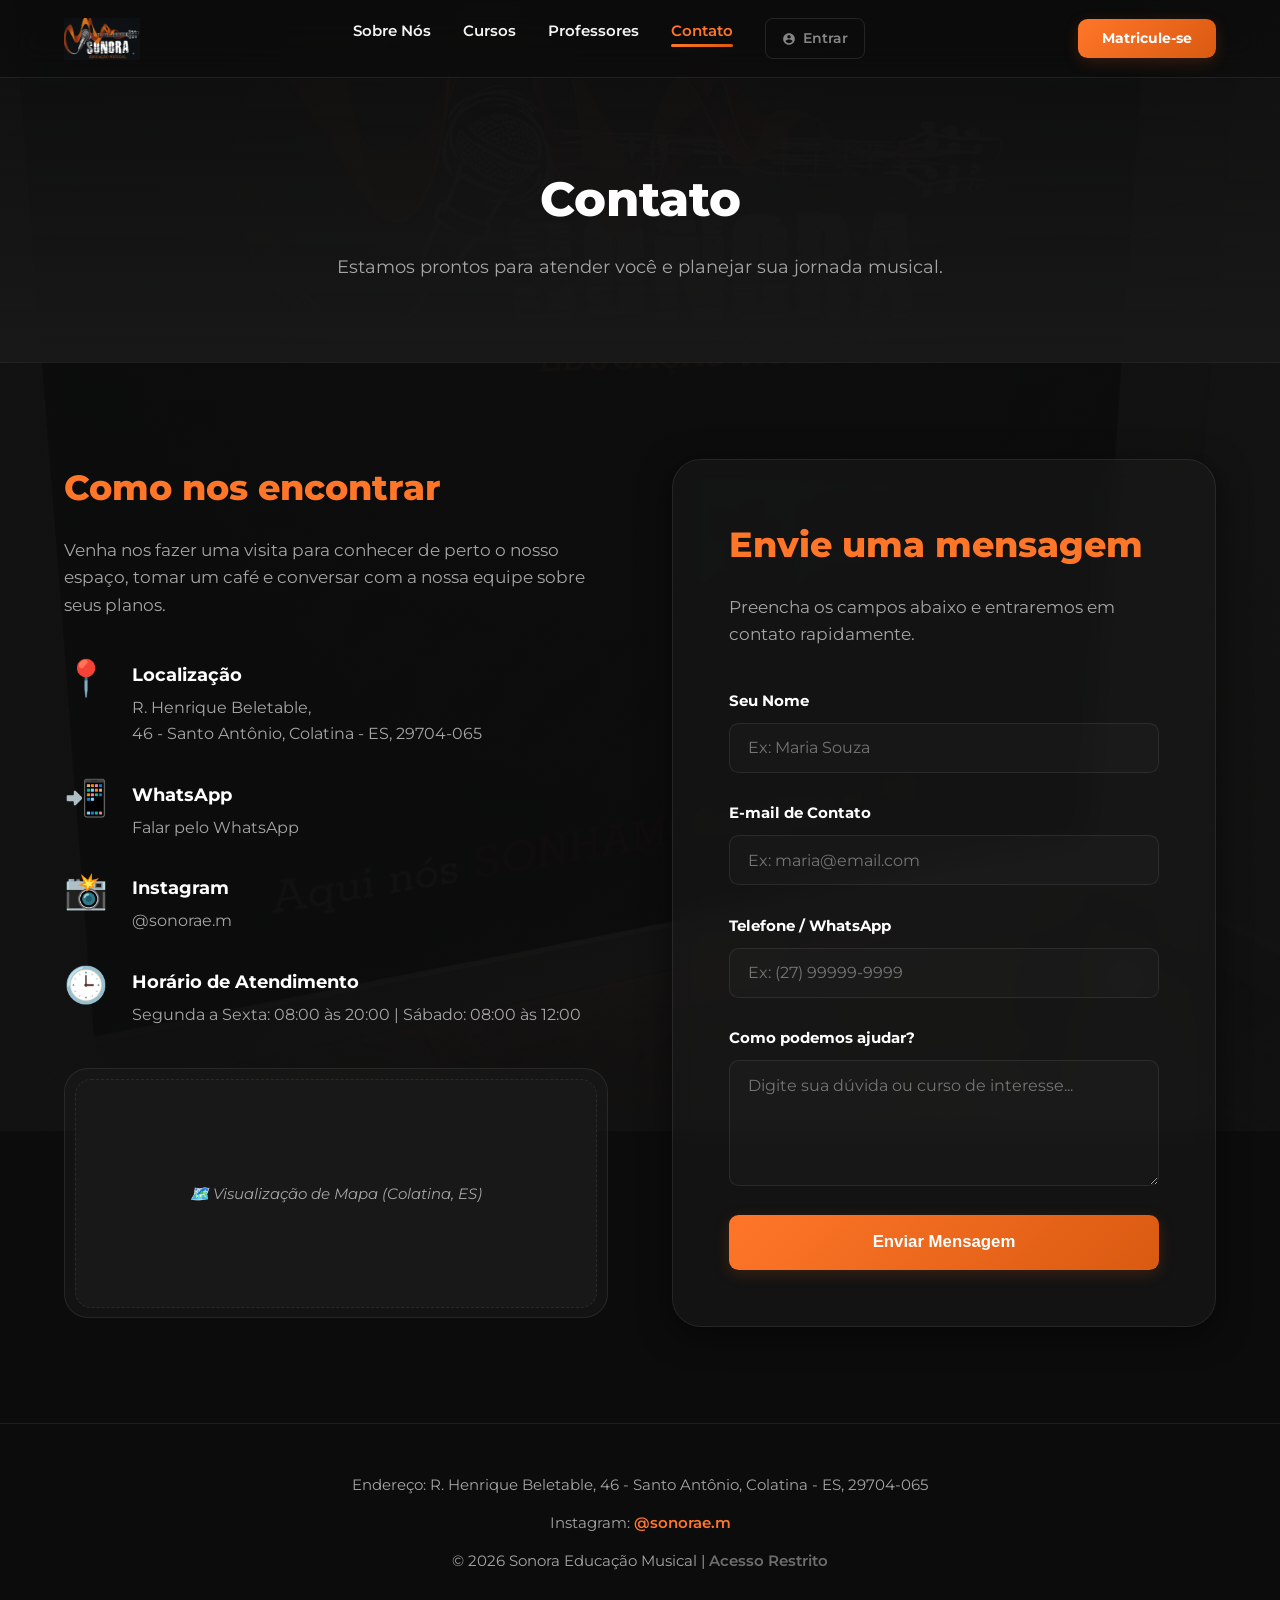
<file: contato.html>
<!DOCTYPE html>
<html lang="pt-BR">

<head>
    <meta charset="UTF-8" />
    <meta http-equiv="X-UA-Compatible" content="IE=edge" />
    <meta name="viewport" content="width=device-width, initial-scale=1.0" />
    <title>Contato - Sonora Educação Musical</title>
    <!-- Google Font -->
    <link href="https://fonts.googleapis.com/css2?family=Montserrat:wght@300;400;600;700;800&display=swap"
        rel="stylesheet" />
    <link rel="stylesheet" href="style.css" />
</head>

<body>
    <!-- Header -->
    <header id="site-header" class="header glass">
        <div class="container header-content">
            <div class="logo">
                <a href="index.html"><img src="img/logo.png" alt="Sonora Logo" /></a>
            </div>
            <button class="menu-toggle" id="menu-toggle" aria-label="Abrir menu">
                <span class="hamburger-bar"></span>
                <span class="hamburger-bar"></span>
                <span class="hamburger-bar"></span>
            </button>
            <nav class="nav-menu">
                <ul>
                    <li><a href="sobre.html">Sobre Nós</a></li>
                    <li><a href="cursos.html">Cursos</a></li>
                    <li><a href="professores.html">Professores</a></li>
                    <li><a href="contato.html" class="active">Contato</a></li>
                </ul>
                <div class="cta-mobile">
                    <a href="https://api.whatsapp.com/message/GBODBOK3OAPBL1?autoload=1&app_absent=0&utm_source=ig"
                        class="button enroll-btn" target="_blank" rel="noopener">Matricule‑se</a>
                </div>
            </nav>
            <div class="cta">
                <a href="https://api.whatsapp.com/message/GBODBOK3OAPBL1?autoload=1&app_absent=0&utm_source=ig"
                    class="button enroll-btn" target="_blank" rel="noopener">Matricule‑se</a>
            </div>
        </div>
    </header>

    <!-- Subpage Hero -->
    <section class="subpage-hero">
        <div class="container">
            <h1>Contato</h1>
            <p class="subtitle">Estamos prontos para atender você e planejar sua jornada musical.</p>
        </div>
    </section>

    <!-- Contact Content Section -->
    <section class="contact-section section">
        <div class="container grid-contact">
            <!-- Left Info Panel -->
            <div class="contact-info">
                <h2>Como nos encontrar</h2>
                <p>Venha nos fazer uma visita para conhecer de perto o nosso espaço, tomar um café e conversar com a
                    nossa equipe sobre seus planos.</p>

                <div class="info-block">
                    <div class="info-icon">📍</div>
                    <div class="info-text">
                        <h4>Localização</h4>
                        <p id="contact-address">R. Henrique Beletable, 46 - Santo Antônio,<br>Colatina - ES, 29704-065
                        </p>
                    </div>
                </div>

                <div class="info-block">
                    <div class="info-icon">📲</div>
                    <div class="info-text">
                        <h4>WhatsApp</h4>
                        <p><a href="https://api.whatsapp.com/message/GBODBOK3OAPBL1?autoload=1&app_absent=0&utm_source=ig"
                                target="_blank" rel="noopener" class="highlight-link" id="contact-whatsapp">Falar pelo
                                WhatsApp</a></p>
                    </div>
                </div>

                <div class="info-block">
                    <div class="info-icon">📸</div>
                    <div class="info-text">
                        <h4>Instagram</h4>
                        <p><a href="https://instagram.com/sonorae.m" target="_blank" rel="noopener"
                                class="highlight-link" id="contact-instagram">@sonorae.m</a></p>
                    </div>
                </div>

                <div class="info-block">
                    <div class="info-icon">🕒</div>
                    <div class="info-text">
                        <h4>Horário de Atendimento</h4>
                        <p id="contact-hours">Segunda a Sexta: 08:00 às 20:00<br>Sábado: 08:00 às 12:00</p>
                    </div>
                </div>

                <!-- Styled Dark Map Placeholder -->
                <div class="map-placeholder">
                    <div class="map-inner">
                        <span>🗺️ Visualização de Mapa (Colatina, ES)</span>
                    </div>
                </div>
            </div>

            <!-- Right Contact Form -->
            <div class="contact-form-container">
                <h2>Envie uma mensagem</h2>
                <p>Preencha os campos abaixo e entraremos em contato rapidamente.</p>

                <form class="styled-form" action="#"
                    onsubmit="event.preventDefault(); alert('Mensagem enviada com sucesso! (Protótipo)');">
                    <div class="form-group">
                        <label for="name">Seu Nome</label>
                        <input type="text" id="name" placeholder="Ex: Maria Souza" required />
                    </div>
                    <div class="form-group">
                        <label for="email">E-mail de Contato</label>
                        <input type="email" id="email" placeholder="Ex: maria@email.com" required />
                    </div>
                    <div class="form-group">
                        <label for="phone">Telefone / WhatsApp</label>
                        <input type="tel" id="phone" placeholder="Ex: (27) 99999-9999" required />
                    </div>
                    <div class="form-group">
                        <label for="message">Como podemos ajudar?</label>
                        <textarea id="message" rows="5" placeholder="Digite sua dúvida ou curso de interesse..."
                            required></textarea>
                    </div>
                    <button type="submit" class="button form-submit-btn">Enviar Mensagem</button>
                </form>
            </div>
        </div>
    </section>

    <!-- Footer -->
    <footer class="footer section">
        <div class="container footer-content">
            <p>Endereço: R. Henrique Beletable, 46 - Santo Antônio, Colatina - ES, 29704-065</p>
            <p>Instagram: <a href="https://instagram.com/sonorae.m" target="_blank" rel="noopener">@sonorae.m</a></p>
            <p>&copy; 2026 Sonora Educação Musical</p>
        </div>
    </footer>

    <script src="script.js"></script>
</body>

</html>
</file>
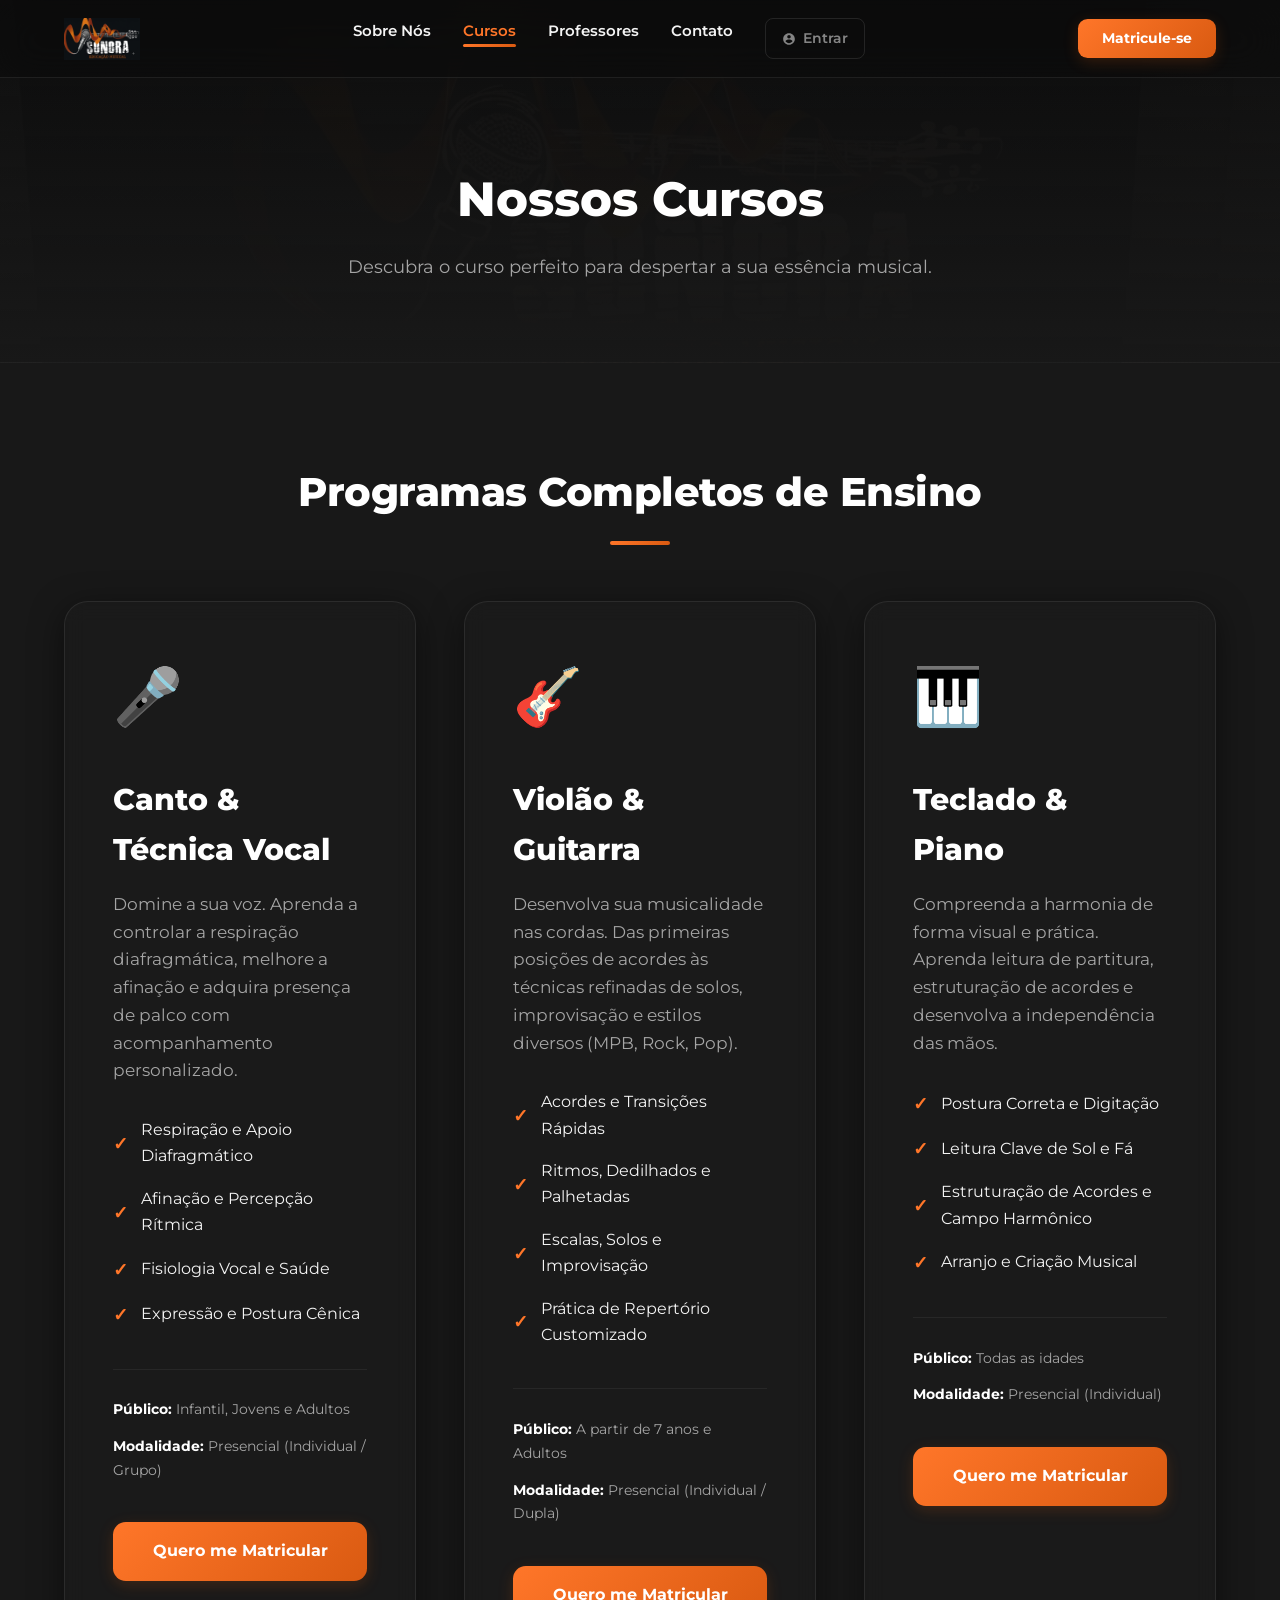
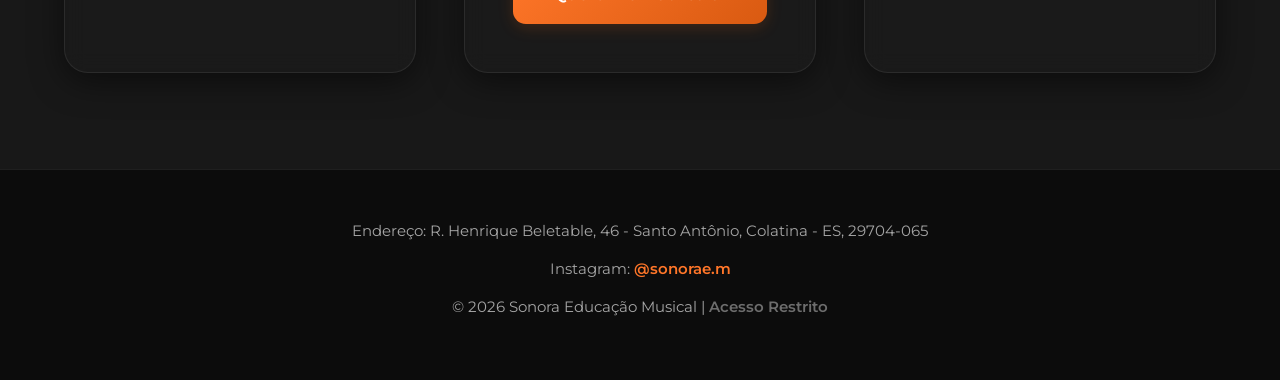
<file: cursos.html>
<!DOCTYPE html>
<html lang="pt-BR">
<head>
    <meta charset="UTF-8" />
    <meta http-equiv="X-UA-Compatible" content="IE=edge" />
    <meta name="viewport" content="width=device-width, initial-scale=1.0" />
    <title>Cursos - Sonora Educação Musical</title>
    <!-- Google Font -->
    <link href="https://fonts.googleapis.com/css2?family=Montserrat:wght@300;400;600;700;800&display=swap" rel="stylesheet" />
    <link rel="stylesheet" href="style.css" />
</head>
<body>
    <!-- Header -->
    <header id="site-header" class="header glass">
        <div class="container header-content">
            <div class="logo">
                <a href="index.html"><img src="img/logo.png" alt="Sonora Logo" /></a>
            </div>
            <button class="menu-toggle" id="menu-toggle" aria-label="Abrir menu">
                <span class="hamburger-bar"></span>
                <span class="hamburger-bar"></span>
                <span class="hamburger-bar"></span>
            </button>
            <nav class="nav-menu">
                <ul>
                    <li><a href="sobre.html">Sobre Nós</a></li>
                    <li><a href="cursos.html" class="active">Cursos</a></li>
                    <li><a href="professores.html">Professores</a></li>
                    <li><a href="contato.html">Contato</a></li>
                </ul>
                <div class="cta-mobile">
                    <a href="https://api.whatsapp.com/message/GBODBOK3OAPBL1?autoload=1&app_absent=0&utm_source=ig" class="button enroll-btn" target="_blank" rel="noopener">Matricule‑se</a>
                </div>
            </nav>
            <div class="cta">
                <a href="https://api.whatsapp.com/message/GBODBOK3OAPBL1?autoload=1&app_absent=0&utm_source=ig" class="button enroll-btn" target="_blank" rel="noopener">Matricule‑se</a>
            </div>
        </div>
    </header>

    <!-- Subpage Hero -->
    <section class="subpage-hero">
        <div class="container">
            <h1>Nossos Cursos</h1>
            <p class="subtitle">Descubra o curso perfeito para despertar a sua essência musical.</p>
        </div>
    </section>

    <!-- Courses Details Section -->
    <section class="courses section">
        <div class="container">
            <h2 class="section-title">Programas Completos de Ensino</h2>
            <div class="courses-detailed-grid">
                <!-- Card 1 -->
                <div class="course-detail-card">
                    <div class="course-icon-bg">🎤</div>
                    <h3>Canto &amp; Técnica Vocal</h3>
                    <p class="course-desc">Domine a sua voz. Aprenda a controlar a respiração diafragmática, melhore a afinação e adquira presença de palco com acompanhamento personalizado.</p>
                    <ul class="course-topics">
                        <li><span>✓</span> Respiração e Apoio Diafragmático</li>
                        <li><span>✓</span> Afinação e Percepção Rítmica</li>
                        <li><span>✓</span> Fisiologia Vocal e Saúde</li>
                        <li><span>✓</span> Expressão e Postura Cênica</li>
                    </ul>
                    <div class="course-meta">
                        <span><strong>Público:</strong> Infantil, Jovens e Adultos</span>
                        <span><strong>Modalidade:</strong> Presencial (Individual / Grupo)</span>
                    </div>
                    <a href="https://api.whatsapp.com/message/GBODBOK3OAPBL1?autoload=1&app_absent=0&utm_source=ig" class="button course-btn" target="_blank" rel="noopener">Quero me Matricular</a>
                </div>

                <!-- Card 2 -->
                <div class="course-detail-card">
                    <div class="course-icon-bg">🎸</div>
                    <h3>Violão &amp; Guitarra</h3>
                    <p class="course-desc">Desenvolva sua musicalidade nas cordas. Das primeiras posições de acordes às técnicas refinadas de solos, improvisação e estilos diversos (MPB, Rock, Pop).</p>
                    <ul class="course-topics">
                        <li><span>✓</span> Acordes e Transições Rápidas</li>
                        <li><span>✓</span> Ritmos, Dedilhados e Palhetadas</li>
                        <li><span>✓</span> Escalas, Solos e Improvisação</li>
                        <li><span>✓</span> Prática de Repertório Customizado</li>
                    </ul>
                    <div class="course-meta">
                        <span><strong>Público:</strong> A partir de 7 anos e Adultos</span>
                        <span><strong>Modalidade:</strong> Presencial (Individual / Dupla)</span>
                    </div>
                    <a href="https://api.whatsapp.com/message/GBODBOK3OAPBL1?autoload=1&app_absent=0&utm_source=ig" class="button course-btn" target="_blank" rel="noopener">Quero me Matricular</a>
                </div>

                <!-- Card 3 -->
                <div class="course-detail-card">
                    <div class="course-icon-bg">🎹</div>
                    <h3>Teclado &amp; Piano</h3>
                    <p class="course-desc">Compreenda a harmonia de forma visual e prática. Aprenda leitura de partitura, estruturação de acordes e desenvolva a independência das mãos.</p>
                    <ul class="course-topics">
                        <li><span>✓</span> Postura Correta e Digitação</li>
                        <li><span>✓</span> Leitura Clave de Sol e Fá</li>
                        <li><span>✓</span> Estruturação de Acordes e Campo Harmônico</li>
                        <li><span>✓</span> Arranjo e Criação Musical</li>
                    </ul>
                    <div class="course-meta">
                        <span><strong>Público:</strong> Todas as idades</span>
                        <span><strong>Modalidade:</strong> Presencial (Individual)</span>
                    </div>
                    <a href="https://api.whatsapp.com/message/GBODBOK3OAPBL1?autoload=1&app_absent=0&utm_source=ig" class="button course-btn" target="_blank" rel="noopener">Quero me Matricular</a>
                </div>
            </div>
        </div>
    </section>

    <!-- Footer -->
    <footer class="footer section">
        <div class="container footer-content">
            <p>Endereço: R. Henrique Beletable, 46 - Santo Antônio, Colatina - ES, 29704-065</p>
            <p>Instagram: <a href="https://instagram.com/sonorae.m" target="_blank" rel="noopener">@sonorae.m</a></p>
            <p>&copy; 2026 Sonora Educação Musical</p>
        </div>
    </footer>

    <script src="script.js"></script>
</body>
</html>
</file>
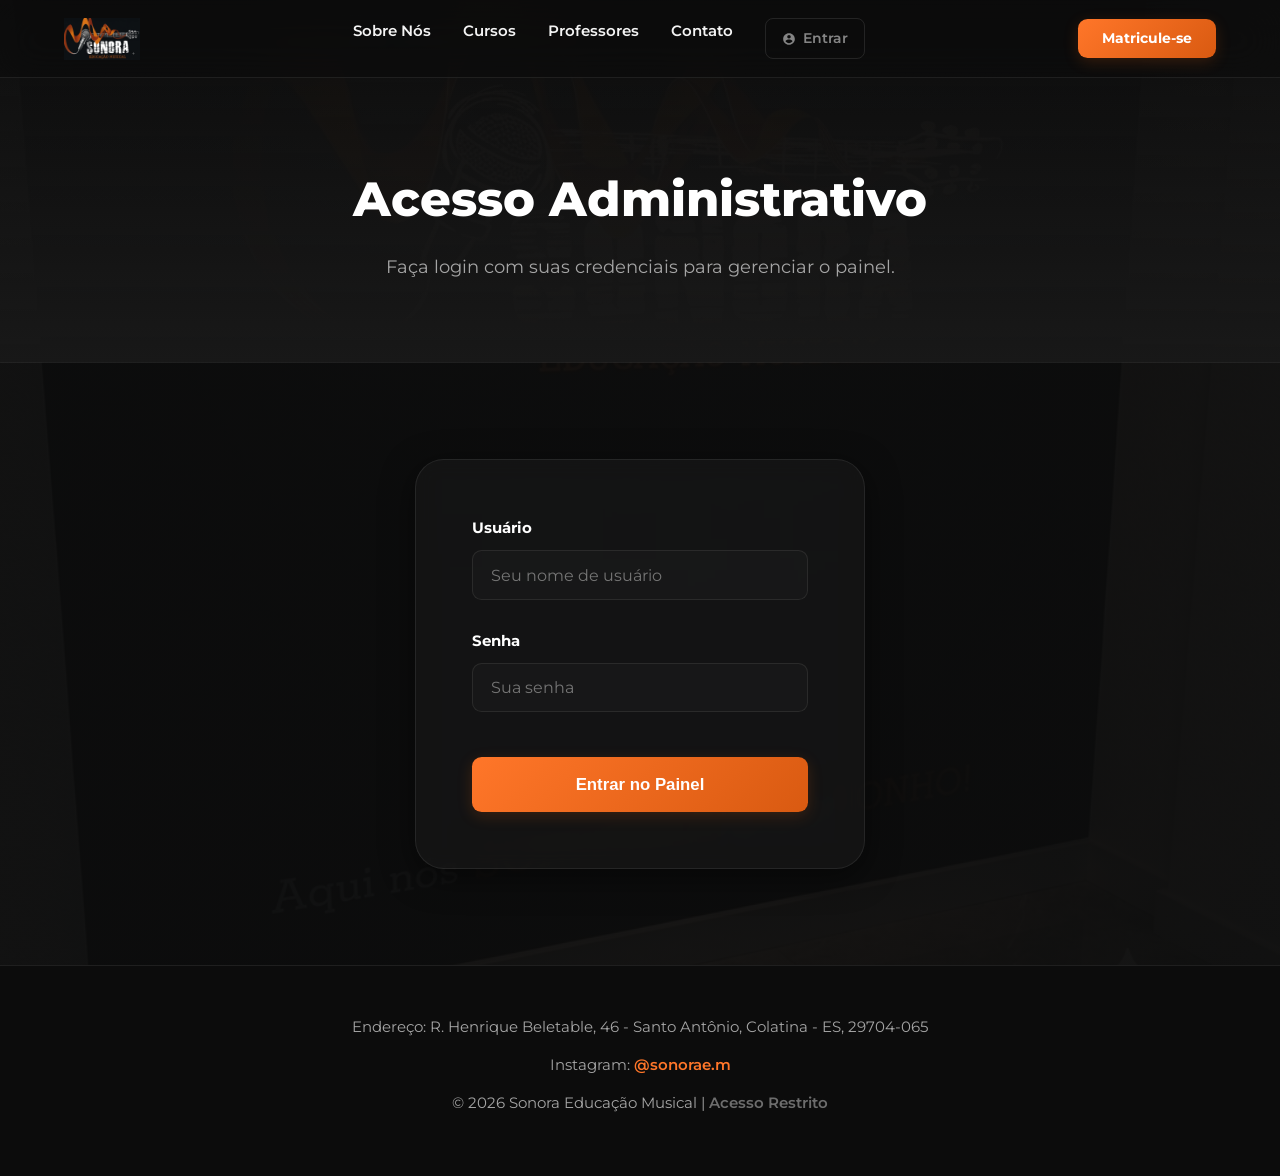
<file: login.html>
<!DOCTYPE html>
<html lang="pt-BR">
<head>
    <meta charset="UTF-8" />
    <meta http-equiv="X-UA-Compatible" content="IE=edge" />
    <meta name="viewport" content="width=device-width, initial-scale=1.0" />
    <title>Acessar Conta - Sonora Educação Musical</title>
    <!-- Google Font -->
    <link href="https://fonts.googleapis.com/css2?family=Montserrat:wght@300;400;600;700;800&display=swap" rel="stylesheet" />
    <link rel="stylesheet" href="style.css" />
</head>
<body>
    <!-- Header -->
    <header id="site-header" class="header glass">
        <div class="container header-content">
            <div class="logo">
                <a href="index.html"><img src="img/logo.png" alt="Sonora Logo" /></a>
            </div>
            <button class="menu-toggle" id="menu-toggle" aria-label="Abrir menu">
                <span class="hamburger-bar"></span>
                <span class="hamburger-bar"></span>
                <span class="hamburger-bar"></span>
            </button>
            <nav class="nav-menu">
                <ul>
                    <li><a href="sobre.html">Sobre Nós</a></li>
                    <li><a href="cursos.html">Cursos</a></li>
                    <li><a href="professores.html">Professores</a></li>
                    <li><a href="contato.html">Contato</a></li>
                </ul>
                <div class="cta-mobile">
                    <a href="https://api.whatsapp.com/message/GBODBOK3OAPBL1?autoload=1&app_absent=0&utm_source=ig" class="button enroll-btn" target="_blank" rel="noopener">Matricule‑se</a>
                </div>
            </nav>
            <div class="cta">
                <a href="https://api.whatsapp.com/message/GBODBOK3OAPBL1?autoload=1&app_absent=0&utm_source=ig" class="button enroll-btn" target="_blank" rel="noopener">Matricule‑se</a>
            </div>
        </div>
    </header>

    <!-- Subpage Hero -->
    <section class="subpage-hero">
        <div class="container">
            <h1>Acesso Administrativo</h1>
            <p class="subtitle">Faça login com suas credenciais para gerenciar o painel.</p>
        </div>
    </section>

    <!-- Login Area -->
    <section class="section">
        <div class="container" style="max-width: 450px;">
            <!-- Login Form -->
            <div id="login-form-container" class="contact-form-container">
                <form id="login-form" class="styled-form">
                    <div class="form-group">
                        <label for="login-username">Usuário</label>
                        <input type="text" id="login-username" placeholder="Seu nome de usuário" required />
                    </div>
                    <div class="form-group">
                        <label for="login-password">Senha</label>
                        <input type="password" id="login-password" placeholder="Sua senha" required />
                    </div>
                    <button type="submit" class="button form-submit-btn" style="width: 100%; margin-top: 1rem;">Entrar no Painel</button>
                </form>
            </div>
        </div>
    </section>

    <!-- Footer -->
    <footer class="footer section">
        <div class="container footer-content">
            <p>Endereço: R. Henrique Beletable, 46 - Santo Antônio, Colatina - ES, 29704-065</p>
            <p>Instagram: <a href="https://instagram.com/sonorae.m" target="_blank" rel="noopener">@sonorae.m</a></p>
            <p>&copy; 2026 Sonora Educação Musical</p>
        </div>
    </footer>

    <script src="script.js"></script>
    <script>
        // Authentication logic
        const loginForm = document.getElementById('login-form');

        loginForm.addEventListener('submit', (e) => {
            e.preventDefault();
            const username = document.getElementById('login-username').value.trim();
            const password = document.getElementById('login-password').value;

            fetch('auth.php?action=login', {
                method: 'POST',
                headers: {
                    'Content-Type': 'application/json'
                },
                body: JSON.stringify({ username, password })
            })
            .then(response => response.json())
            .then(data => {
                if (data.success) {
                    localStorage.setItem('sonoraCurrentUser', JSON.stringify(data.user));
                    alert(`Bem-vindo, ${data.user.name}!`);
                    if (data.user.role === 'adm') {
                        window.location.href = 'admin.html';
                    } else {
                        window.location.href = 'index.html';
                    }
                } else {
                    alert(data.message || 'Usuário ou senha incorretos.');
                }
            })
            .catch(err => {
                console.error(err);
                alert('Erro ao processar login no servidor. Verifique se o XAMPP está rodando e acesse via http://localhost/...');
            });
        });
    </script>
</body>
</html>
</file>
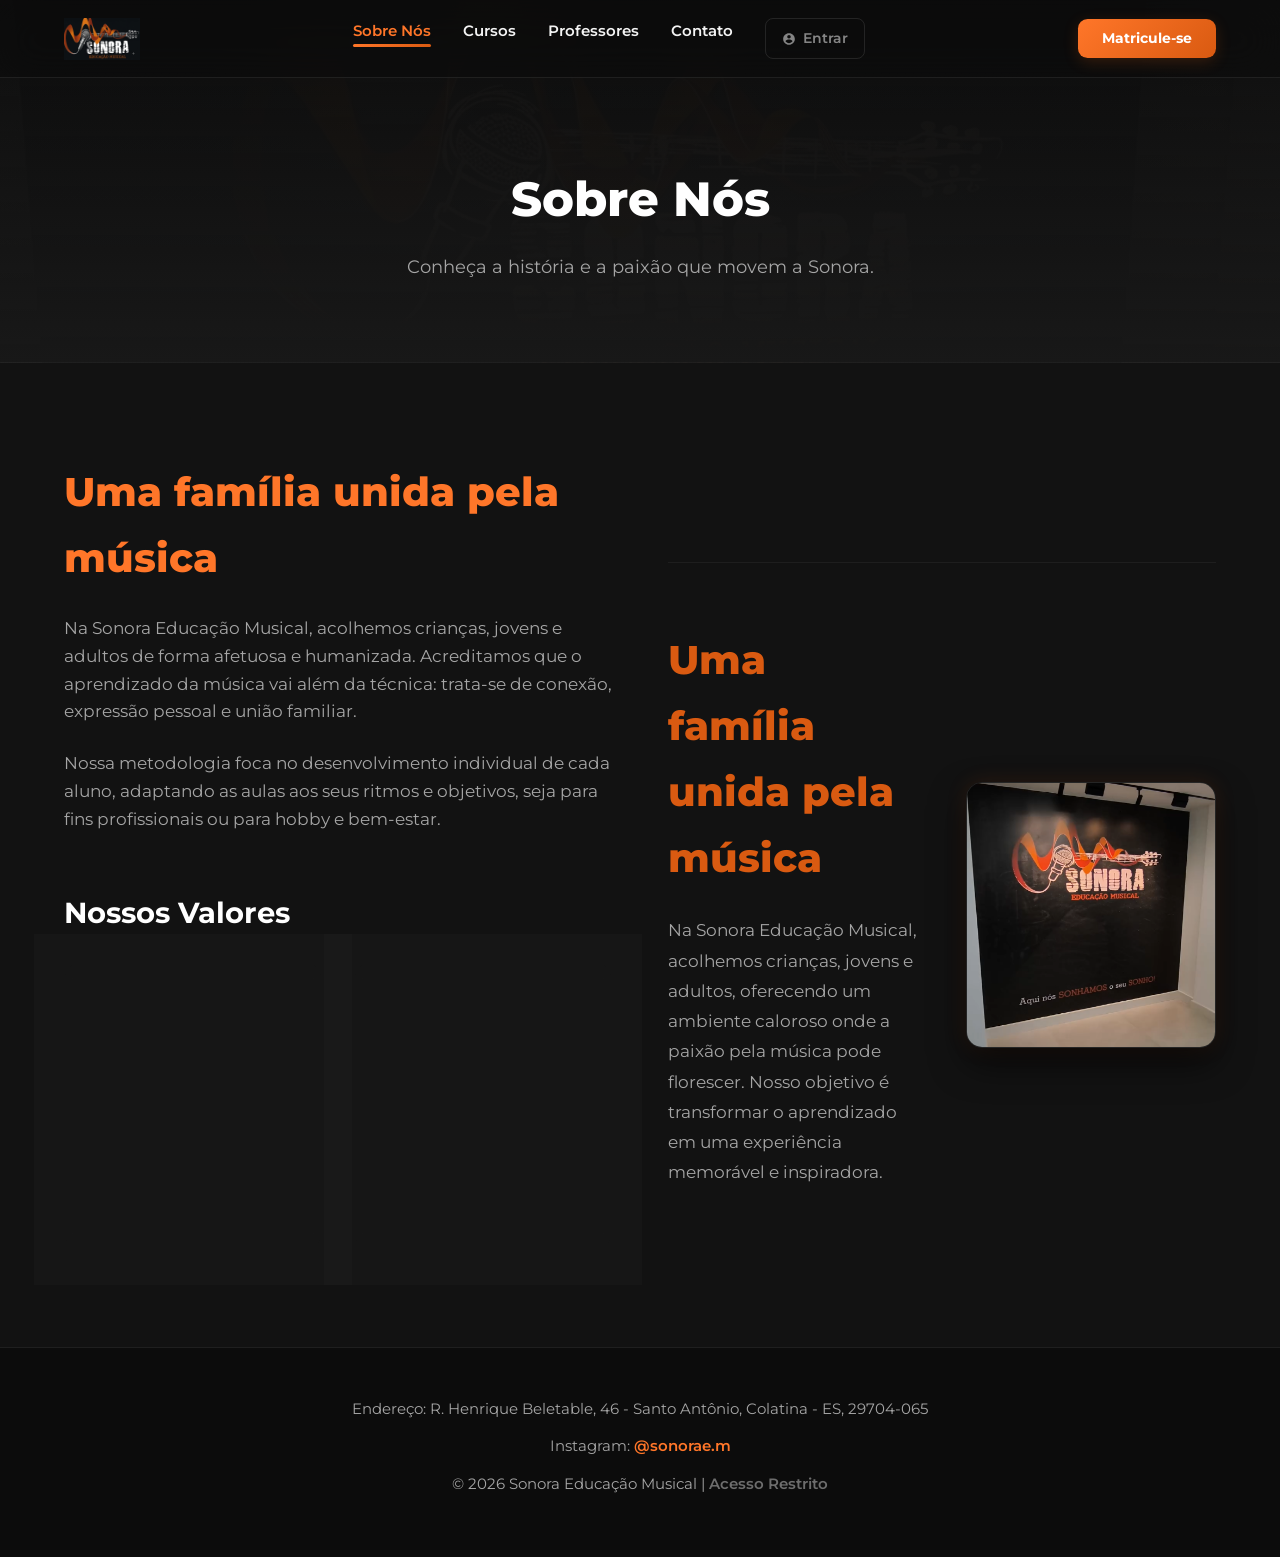
<file: sobre.html>
<!DOCTYPE html>
<html lang="pt-BR">

<head>
    <meta charset="UTF-8" />
    <meta http-equiv="X-UA-Compatible" content="IE=edge" />
    <meta name="viewport" content="width=device-width, initial-scale=1.0" />
    <title>Sobre Nós - Sonora Educação Musical</title>
    <!-- Google Font -->
    <link href="https://fonts.googleapis.com/css2?family=Montserrat:wght@300;400;600;700;800&display=swap" rel="stylesheet" />
    <link rel="stylesheet" href="style.css" />
</head>

<body>
    <!-- Header -->
    <header id="site-header" class="header glass">
        <div class="container header-content">
            <div class="logo">
                <a href="index.html"><img src="img/logo.png" alt="Sonora Logo" /></a>
            </div>
            <button class="menu-toggle" id="menu-toggle" aria-label="Abrir menu">
                <span class="hamburger-bar"></span>
                <span class="hamburger-bar"></span>
                <span class="hamburger-bar"></span>
            </button>
            <nav class="nav-menu">
                <ul>
                    <li><a href="sobre.html" class="active">Sobre Nós</a></li>
                    <li><a href="cursos.html">Cursos</a></li>
                    <li><a href="professores.html">Professores</a></li>
                    <li><a href="contato.html">Contato</a></li>
                </ul>
                <div class="cta-mobile">
                    <a href="https://api.whatsapp.com/message/GBODBOK3OAPBL1?autoload=1&app_absent=0&utm_source=ig"
                        class="button enroll-btn" target="_blank" rel="noopener">Matricule‑se</a>
                </div>
            </nav>
            <div class="cta">
                <a href="https://api.whatsapp.com/message/GBODBOK3OAPBL1?autoload=1&app_absent=0&utm_source=ig"
                    class="button enroll-btn" target="_blank" rel="noopener">Matricule‑se</a>
            </div>
        </div>
    </header>

    <!-- Subpage Hero -->
    <section class="subpage-hero">
        <div class="container">
            <h1>Sobre Nós</h1>
            <p class="subtitle">Conheça a história e a paixão que movem a Sonora.</p>
        </div>
    </section>

    <!-- About Section -->
    <section class="about section">
        <div class="container grid-about">
            <div class="about-text">
                <h2 id="about-title">Uma família unida pela música</h2>
                <p id="about-text-p2">Na Sonora Educação Musical, acolhemos crianças, jovens e adultos de forma afetuosa
                    e humanizada. Acreditamos que o aprendizado da música vai além da técnica: trata-se de conexão,
                    expressão pessoal e união familiar.</p>
                <p id="about-text-p3">Nossa metodologia foca no desenvolvimento individual de cada aluno, adaptando as
                    aulas aos seus ritmos e objetivos, seja para fins profissionais ou para hobby e bem-estar.</p>

                <h3 class="values-title">Nossos Valores</h3>
                <div class="values-grid">
                    <div class="value-item">
                        <div class="value-icon">❤️</div>
                        <h4>Acolhimento</h4>
                        <p>Ambiente seguro e caloroso para todas as idades.</p>
                    </div>
                    <div class="value-item">
                        <div class="value-icon">🎓</div>
                        <h4>Excelência</h4>
                        <p>Métodos práticos e professores altamente qualificados.</p>
                    </div>
                </div>
            </div>

            <!-- Old Gallery replaced by About Homepage content -->
            <div class="about-homepage-content-in-sobre" style="margin-top: 4rem; border-top: 1px solid rgba(255,255,255,0.05); padding-top: 4rem; width: 100%;">
                <div class="grid-about" style="display: grid; grid-template-columns: 1fr 1fr; gap: 3rem; align-items: center; width: 100%;">
                    <div class="about-text" style="text-align: left;">
                        <h2 id="about-homepage-title" style="color: var(--primary-color); margin-bottom: 1.5rem;">Uma família unida pela música</h2>
                        <p id="about-homepage-text" style="color: var(--text-muted); line-height: 1.8;">Na Sonora Educação Musical, acolhemos crianças, jovens e adultos, oferecendo um ambiente caloroso onde a paixão pela música pode florescer. Nosso objetivo é transformar o aprendizado em uma experiência memorável e inspiradora.</p>
                    </div>
                    <div class="about-image">
                        <img src="img/about.jpg" alt="Alunos da Sonora" id="about-homepage-image" style="width: 100%; border-radius: 1rem; box-shadow: var(--shadow-card-hover);" />
                    </div>
                </div>
            </div>
        </div>
    </section>

    <!-- Footer -->
    <footer class="footer section">
        <div class="container footer-content">
            <p>Endereço: R. Henrique Beletable, 46 - Santo Antônio, Colatina - ES, 29704-065</p>
            <p>Instagram: <a href="https://instagram.com/sonorae.m" target="_blank" rel="noopener">@sonorae.m</a></p>
            <p>&copy; 2026 Sonora Educação Musical</p>
        </div>
    </footer>

    <script src="script.js"></script>
</body>

</html>
</file>
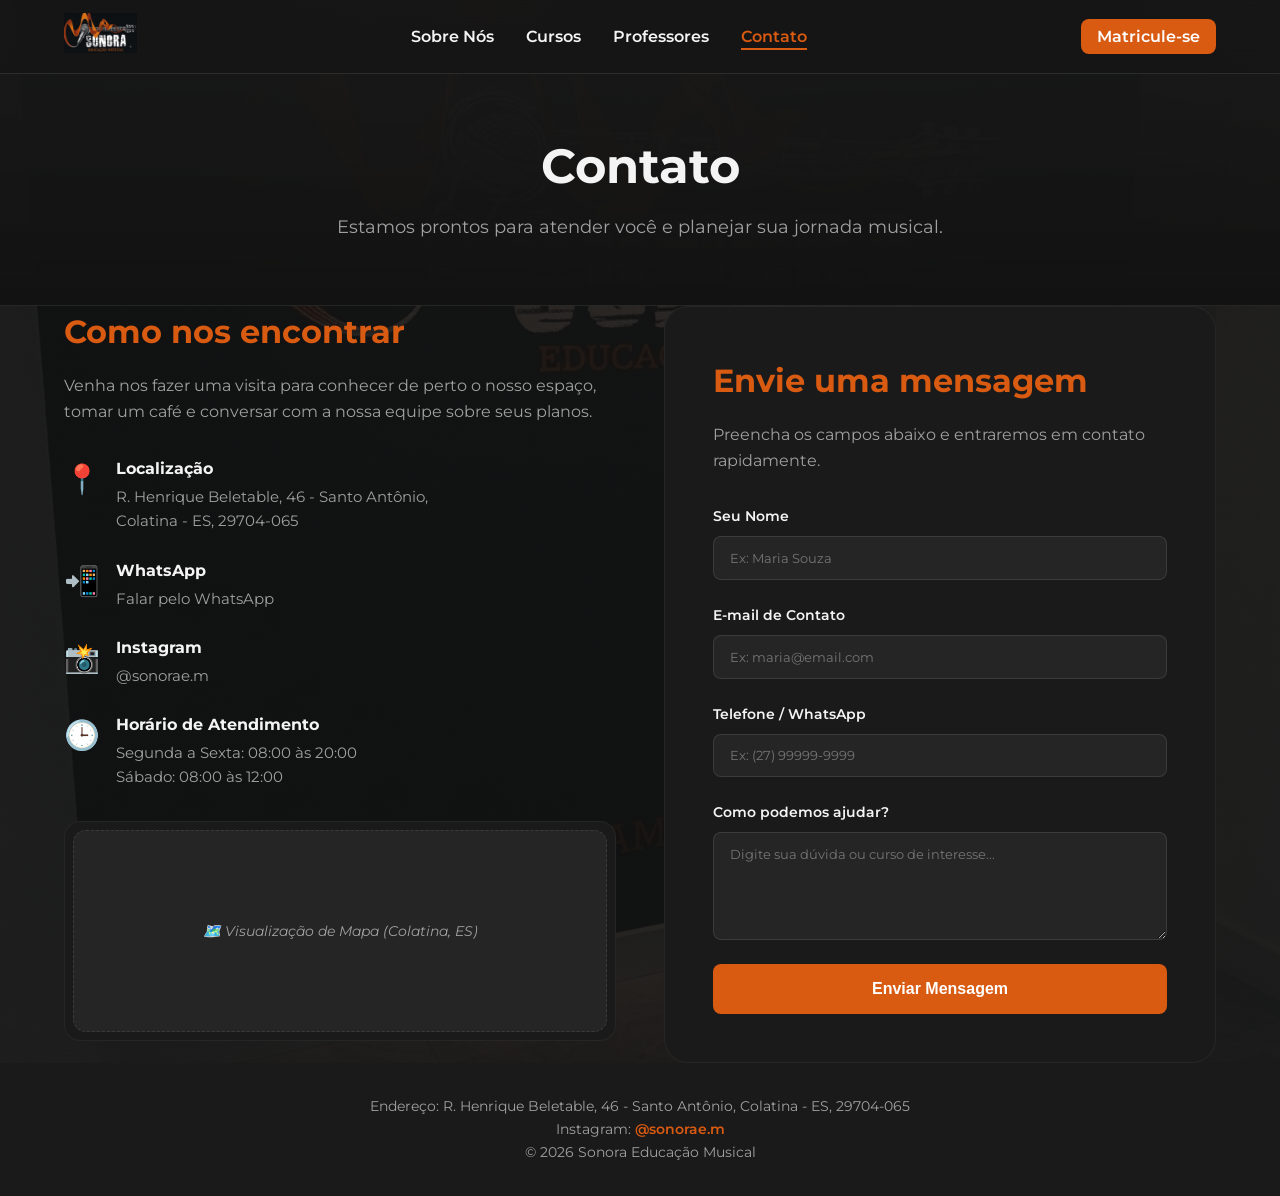
<file: sonora/contato.html>
<!DOCTYPE html>
<html lang="pt-BR">
<head>
    <meta charset="UTF-8" />
    <meta http-equiv="X-UA-Compatible" content="IE=edge" />
    <meta name="viewport" content="width=device-width, initial-scale=1.0" />
    <title>Contato - Sonora Educação Musical</title>
    <!-- Google Font -->
    <link href="https://fonts.googleapis.com/css2?family=Montserrat:wght@400;600;700&display=swap" rel="stylesheet" />
    <link rel="stylesheet" href="style.css" />
</head>
<body>
    <!-- Header -->
    <header id="site-header" class="header glass">
        <div class="container header-content">
            <div class="logo">
                <a href="index.html"><img src="img/logo.png" alt="Sonora Logo" /></a>
            </div>
            <nav class="nav-menu">
                <ul>
                    <li><a href="sobre.html">Sobre Nós</a></li>
                    <li><a href="cursos.html">Cursos</a></li>
                    <li><a href="professores.html">Professores</a></li>
                    <li><a href="contato.html" class="active">Contato</a></li>
                </ul>
            </nav>
            <div class="cta">
                <a href="https://api.whatsapp.com/message/GBODBOK3OAPBL1?autoload=1&app_absent=0&utm_source=ig" class="button enroll-btn" target="_blank" rel="noopener">Matricule‑se</a>
            </div>
        </div>
    </header>

    <!-- Subpage Hero -->
    <section class="subpage-hero">
        <div class="container">
            <h1>Contato</h1>
            <p class="subtitle">Estamos prontos para atender você e planejar sua jornada musical.</p>
        </div>
    </section>

    <!-- Contact Content Section -->
    <section class="contact-section section">
        <div class="container grid-contact">
            <!-- Left Info Panel -->
            <div class="contact-info">
                <h2>Como nos encontrar</h2>
                <p>Venha nos fazer uma visita para conhecer de perto o nosso espaço, tomar um café e conversar com a nossa equipe sobre seus planos.</p>
                
                <div class="info-block">
                    <div class="info-icon">📍</div>
                    <div class="info-text">
                        <h4>Localização</h4>
                        <p>R. Henrique Beletable, 46 - Santo Antônio,<br>Colatina - ES, 29704-065</p>
                    </div>
                </div>

                <div class="info-block">
                    <div class="info-icon">📲</div>
                    <div class="info-text">
                        <h4>WhatsApp</h4>
                        <p><a href="https://api.whatsapp.com/message/GBODBOK3OAPBL1?autoload=1&app_absent=0&utm_source=ig" target="_blank" rel="noopener" class="highlight-link">Falar pelo WhatsApp</a></p>
                    </div>
                </div>

                <div class="info-block">
                    <div class="info-icon">📸</div>
                    <div class="info-text">
                        <h4>Instagram</h4>
                        <p><a href="https://instagram.com/sonorae.m" target="_blank" rel="noopener" class="highlight-link">@sonorae.m</a></p>
                    </div>
                </div>

                <div class="info-block">
                    <div class="info-icon">🕒</div>
                    <div class="info-text">
                        <h4>Horário de Atendimento</h4>
                        <p>Segunda a Sexta: 08:00 às 20:00<br>Sábado: 08:00 às 12:00</p>
                    </div>
                </div>

                <!-- Styled Dark Map Placeholder -->
                <div class="map-placeholder">
                    <div class="map-inner">
                        <span>🗺️ Visualização de Mapa (Colatina, ES)</span>
                    </div>
                </div>
            </div>

            <!-- Right Contact Form -->
            <div class="contact-form-container">
                <h2>Envie uma mensagem</h2>
                <p>Preencha os campos abaixo e entraremos em contato rapidamente.</p>
                
                <form class="styled-form" action="#" onsubmit="event.preventDefault(); alert('Mensagem enviada com sucesso! (Protótipo)');">
                    <div class="form-group">
                        <label for="name">Seu Nome</label>
                        <input type="text" id="name" placeholder="Ex: Maria Souza" required />
                    </div>
                    <div class="form-group">
                        <label for="email">E-mail de Contato</label>
                        <input type="email" id="email" placeholder="Ex: maria@email.com" required />
                    </div>
                    <div class="form-group">
                        <label for="phone">Telefone / WhatsApp</label>
                        <input type="tel" id="phone" placeholder="Ex: (27) 99999-9999" required />
                    </div>
                    <div class="form-group">
                        <label for="message">Como podemos ajudar?</label>
                        <textarea id="message" rows="5" placeholder="Digite sua dúvida ou curso de interesse..." required></textarea>
                    </div>
                    <button type="submit" class="button form-submit-btn">Enviar Mensagem</button>
                </form>
            </div>
        </div>
    </section>

    <!-- Footer -->
    <footer class="footer section">
        <div class="container footer-content">
            <p>Endereço: R. Henrique Beletable, 46 - Santo Antônio, Colatina - ES, 29704-065</p>
            <p>Instagram: <a href="https://instagram.com/sonorae.m" target="_blank" rel="noopener">@sonorae.m</a></p>
            <p>&copy; 2026 Sonora Educação Musical</p>
        </div>
    </footer>

    <script src="script.js"></script>
</body>
</html>
</file>
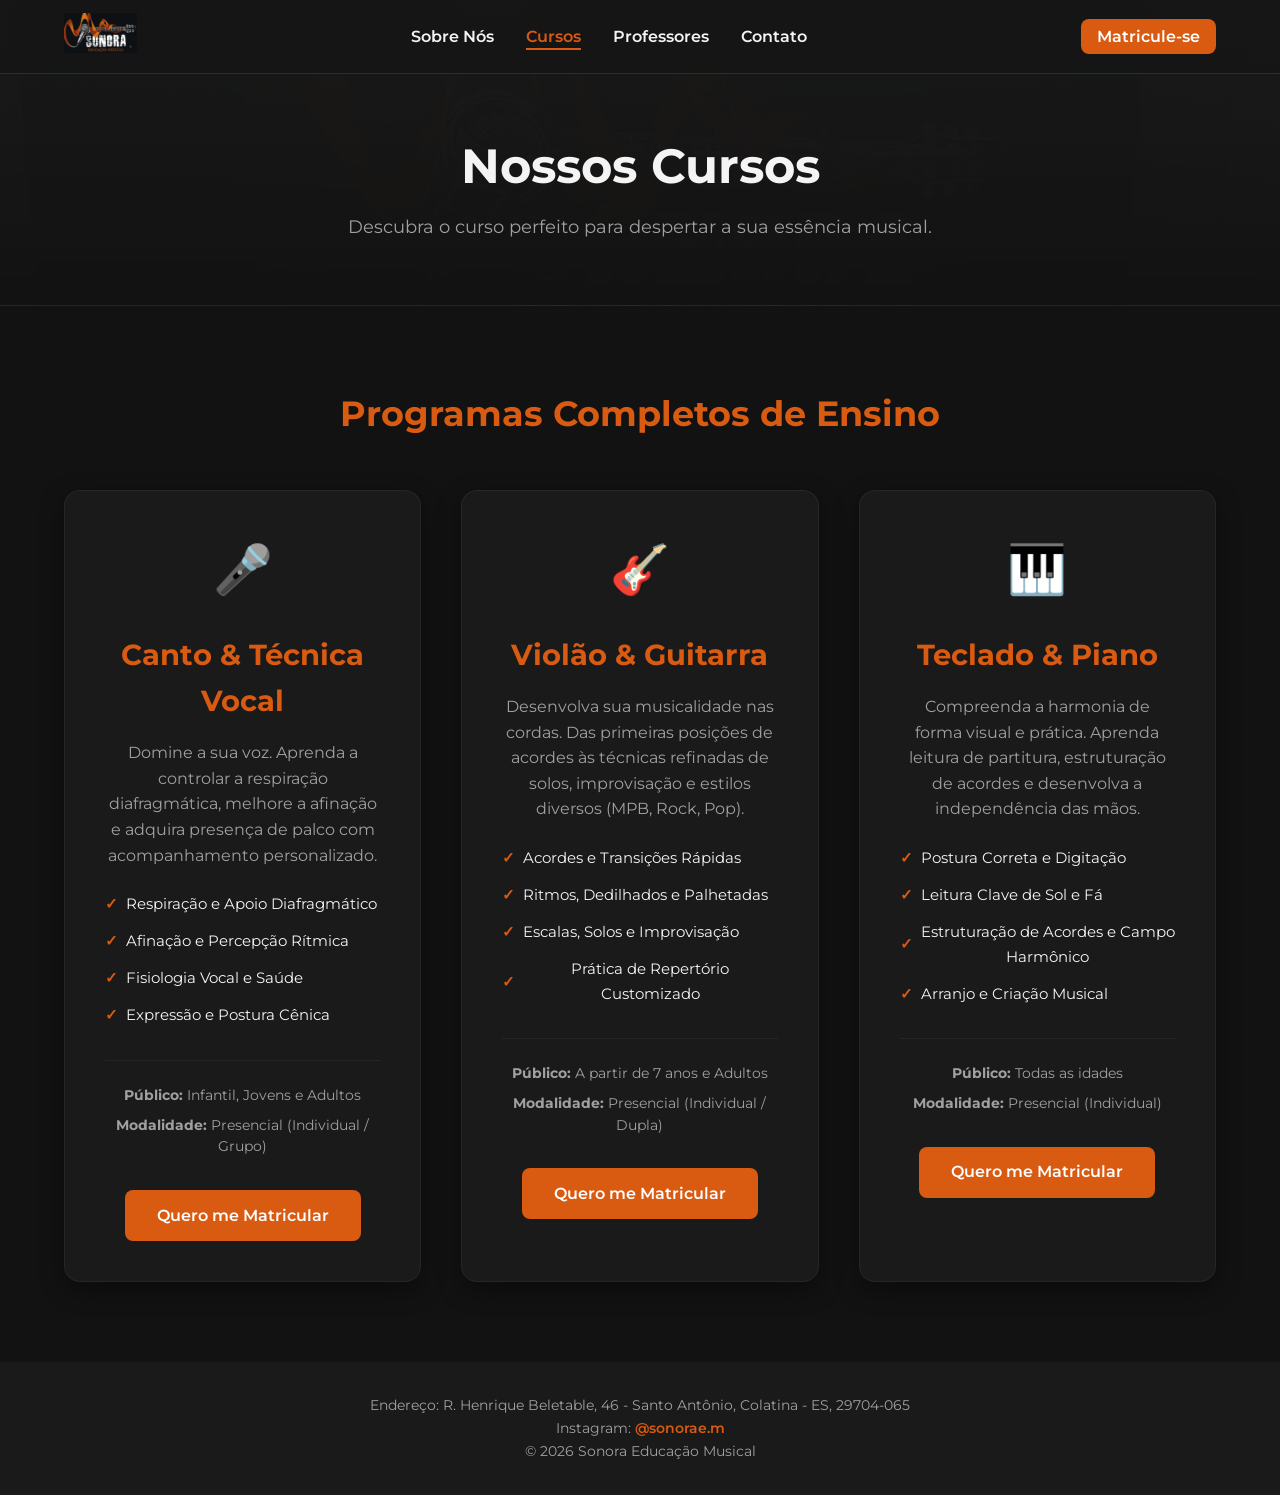
<file: sonora/cursos.html>
<!DOCTYPE html>
<html lang="pt-BR">
<head>
    <meta charset="UTF-8" />
    <meta http-equiv="X-UA-Compatible" content="IE=edge" />
    <meta name="viewport" content="width=device-width, initial-scale=1.0" />
    <title>Cursos - Sonora Educação Musical</title>
    <!-- Google Font -->
    <link href="https://fonts.googleapis.com/css2?family=Montserrat:wght@400;600;700&display=swap" rel="stylesheet" />
    <link rel="stylesheet" href="style.css" />
</head>
<body>
    <!-- Header -->
    <header id="site-header" class="header glass">
        <div class="container header-content">
            <div class="logo">
                <a href="index.html"><img src="img/logo.png" alt="Sonora Logo" /></a>
            </div>
            <nav class="nav-menu">
                <ul>
                    <li><a href="sobre.html">Sobre Nós</a></li>
                    <li><a href="cursos.html" class="active">Cursos</a></li>
                    <li><a href="professores.html">Professores</a></li>
                    <li><a href="contato.html">Contato</a></li>
                </ul>
            </nav>
            <div class="cta">
                <a href="https://api.whatsapp.com/message/GBODBOK3OAPBL1?autoload=1&app_absent=0&utm_source=ig" class="button enroll-btn" target="_blank" rel="noopener">Matricule‑se</a>
            </div>
        </div>
    </header>

    <!-- Subpage Hero -->
    <section class="subpage-hero">
        <div class="container">
            <h1>Nossos Cursos</h1>
            <p class="subtitle">Descubra o curso perfeito para despertar a sua essência musical.</p>
        </div>
    </section>

    <!-- Courses Details Section -->
    <section class="courses section">
        <div class="container">
            <h2 class="section-title">Programas Completos de Ensino</h2>
            <div class="courses-detailed-grid">
                <!-- Card 1 -->
                <div class="course-detail-card">
                    <div class="course-icon-bg">🎤</div>
                    <h3>Canto &amp; Técnica Vocal</h3>
                    <p class="course-desc">Domine a sua voz. Aprenda a controlar a respiração diafragmática, melhore a afinação e adquira presença de palco com acompanhamento personalizado.</p>
                    <ul class="course-topics">
                        <li><span>✓</span> Respiração e Apoio Diafragmático</li>
                        <li><span>✓</span> Afinação e Percepção Rítmica</li>
                        <li><span>✓</span> Fisiologia Vocal e Saúde</li>
                        <li><span>✓</span> Expressão e Postura Cênica</li>
                    </ul>
                    <div class="course-meta">
                        <span><strong>Público:</strong> Infantil, Jovens e Adultos</span>
                        <span><strong>Modalidade:</strong> Presencial (Individual / Grupo)</span>
                    </div>
                    <a href="https://api.whatsapp.com/message/GBODBOK3OAPBL1?autoload=1&app_absent=0&utm_source=ig" class="button course-btn" target="_blank" rel="noopener">Quero me Matricular</a>
                </div>

                <!-- Card 2 -->
                <div class="course-detail-card">
                    <div class="course-icon-bg">🎸</div>
                    <h3>Violão &amp; Guitarra</h3>
                    <p class="course-desc">Desenvolva sua musicalidade nas cordas. Das primeiras posições de acordes às técnicas refinadas de solos, improvisação e estilos diversos (MPB, Rock, Pop).</p>
                    <ul class="course-topics">
                        <li><span>✓</span> Acordes e Transições Rápidas</li>
                        <li><span>✓</span> Ritmos, Dedilhados e Palhetadas</li>
                        <li><span>✓</span> Escalas, Solos e Improvisação</li>
                        <li><span>✓</span> Prática de Repertório Customizado</li>
                    </ul>
                    <div class="course-meta">
                        <span><strong>Público:</strong> A partir de 7 anos e Adultos</span>
                        <span><strong>Modalidade:</strong> Presencial (Individual / Dupla)</span>
                    </div>
                    <a href="https://api.whatsapp.com/message/GBODBOK3OAPBL1?autoload=1&app_absent=0&utm_source=ig" class="button course-btn" target="_blank" rel="noopener">Quero me Matricular</a>
                </div>

                <!-- Card 3 -->
                <div class="course-detail-card">
                    <div class="course-icon-bg">🎹</div>
                    <h3>Teclado &amp; Piano</h3>
                    <p class="course-desc">Compreenda a harmonia de forma visual e prática. Aprenda leitura de partitura, estruturação de acordes e desenvolva a independência das mãos.</p>
                    <ul class="course-topics">
                        <li><span>✓</span> Postura Correta e Digitação</li>
                        <li><span>✓</span> Leitura Clave de Sol e Fá</li>
                        <li><span>✓</span> Estruturação de Acordes e Campo Harmônico</li>
                        <li><span>✓</span> Arranjo e Criação Musical</li>
                    </ul>
                    <div class="course-meta">
                        <span><strong>Público:</strong> Todas as idades</span>
                        <span><strong>Modalidade:</strong> Presencial (Individual)</span>
                    </div>
                    <a href="https://api.whatsapp.com/message/GBODBOK3OAPBL1?autoload=1&app_absent=0&utm_source=ig" class="button course-btn" target="_blank" rel="noopener">Quero me Matricular</a>
                </div>
            </div>
        </div>
    </section>

    <!-- Footer -->
    <footer class="footer section">
        <div class="container footer-content">
            <p>Endereço: R. Henrique Beletable, 46 - Santo Antônio, Colatina - ES, 29704-065</p>
            <p>Instagram: <a href="https://instagram.com/sonorae.m" target="_blank" rel="noopener">@sonorae.m</a></p>
            <p>&copy; 2026 Sonora Educação Musical</p>
        </div>
    </footer>

    <script src="script.js"></script>
</body>
</html>
</file>
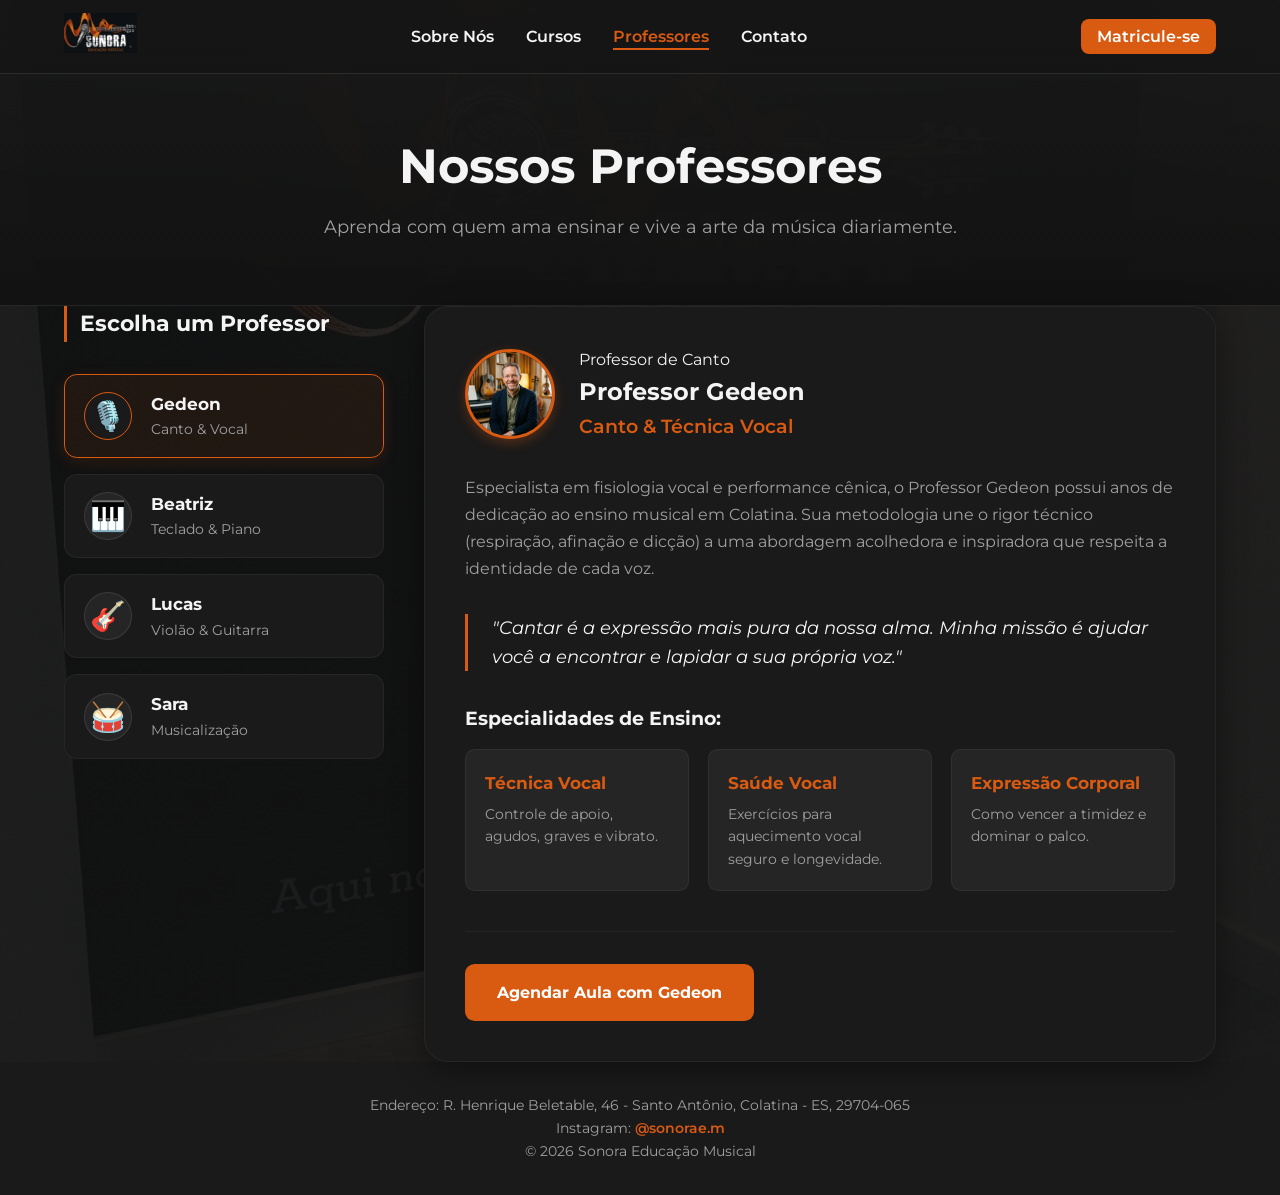
<file: sonora/professores.html>
<!DOCTYPE html>
<html lang="pt-BR">
<head>
    <meta charset="UTF-8" />
    <meta http-equiv="X-UA-Compatible" content="IE=edge" />
    <meta name="viewport" content="width=device-width, initial-scale=1.0" />
    <title>Professores - Sonora Educação Musical</title>
    <!-- Google Font -->
    <link href="https://fonts.googleapis.com/css2?family=Montserrat:wght@400;600;700&display=swap" rel="stylesheet" />
    <link rel="stylesheet" href="style.css" />
</head>
<body>
    <!-- Header -->
    <header id="site-header" class="header glass">
        <div class="container header-content">
            <div class="logo">
                <a href="index.html"><img src="img/logo.png" alt="Sonora Logo" /></a>
            </div>
            <nav class="nav-menu">
                <ul>
                    <li><a href="sobre.html">Sobre Nós</a></li>
                    <li><a href="cursos.html">Cursos</a></li>
                    <li><a href="professores.html" class="active">Professores</a></li>
                    <li><a href="contato.html">Contato</a></li>
                </ul>
            </nav>
            <div class="cta">
                <a href="https://api.whatsapp.com/message/GBODBOK3OAPBL1?autoload=1&app_absent=0&utm_source=ig" class="button enroll-btn" target="_blank" rel="noopener">Matricule‑se</a>
            </div>
        </div>
    </header>

    <!-- Subpage Hero -->
    <section class="subpage-hero">
        <div class="container">
            <h1>Nossos Professores</h1>
            <p class="subtitle">Aprenda com quem ama ensinar e vive a arte da música diariamente.</p>
        </div>
    </section>

    <!-- Teachers Interactive Grid Section -->
    <section class="teachers-section section">
        <div class="container grid-teachers-layout">
            
            <!-- Left List of Small Cards -->
            <div class="teachers-list-sidebar">
                <h3 class="sidebar-title">Escolha um Professor</h3>
                <div class="teacher-small-cards">
                    <div class="teacher-small-card active" data-teacher="Gedeon">
                        <div class="card-avatar">🎙️</div>
                        <div class="card-meta">
                            <h4>Gedeon</h4>
                            <p>Canto &amp; Vocal</p>
                        </div>
                    </div>
                    <div class="teacher-small-card" data-teacher="beatriz">
                        <div class="card-avatar">🎹</div>
                        <div class="card-meta">
                            <h4>Beatriz</h4>
                            <p>Teclado &amp; Piano</p>
                        </div>
                    </div>
                    <div class="teacher-small-card" data-teacher="lucas">
                        <div class="card-avatar">🎸</div>
                        <div class="card-meta">
                            <h4>Lucas</h4>
                            <p>Violão &amp; Guitarra</p>
                        </div>
                    </div>
                    <div class="teacher-small-card" data-teacher="sara">
                        <div class="card-avatar">🥁</div>
                        <div class="card-meta">
                            <h4>Sara</h4>
                            <p>Musicalização</p>
                        </div>
                    </div>
                </div>
            </div>

            <!-- Right Detail Panel -->
            <div class="teacher-details-panel">
                

                <div id="prof-gedeon" class="teacher-detail-content active">
                    <div class="teacher-detail-flex">
                        <div class="teacher-detail-img-container">
                            <img src="img/gedeon.jpg" alt="Professor Gedeon" class="teacher-detail-avatar" />
                        </div>
                        <div class="teacher-detail-header-text">
                            <span class="tag">Professor de Canto</span>
                            <h2>Professor Gedeon</h2>
                            <h3 class="teacher-instrument">Canto &amp; Técnica Vocal</h3>
                        </div>
                    </div>
                    <p class="teacher-bio">Especialista em fisiologia vocal e performance cênica, o Professor Gedeon possui anos de dedicação ao ensino musical em Colatina. Sua metodologia une o rigor técnico (respiração, afinação e dicção) a uma abordagem acolhedora e inspiradora que respeita a identidade de cada voz.</p>
                    <blockquote class="teacher-quote">
                        "Cantar é a expressão mais pura da nossa alma. Minha missão é ajudar você a encontrar e lapidar a sua própria voz."
                    </blockquote>
                    <h4 class="specs-heading">Especialidades de Ensino:</h4>
                    <div class="specs-grid">
                        <div class="spec-card">
                            <h5>Técnica Vocal</h5>
                            <p>Controle de apoio, agudos, graves e vibrato.</p>
                        </div>
                        <div class="spec-card">
                            <h5>Saúde Vocal</h5>
                            <p>Exercícios para aquecimento vocal seguro e longevidade.</p>
                        </div>
                        <div class="spec-card">
                            <h5>Expressão Corporal</h5>
                            <p>Como vencer a timidez e dominar o palco.</p>
                        </div>
                    </div>
                    <div class="cta-teacher-box">
                        <a href="https://api.whatsapp.com/message/GBODBOK3OAPBL1?autoload=1&app_absent=0&utm_source=ig" class="button teacher-cta-btn" target="_blank" rel="noopener">Agendar Aula com Gedeon</a>
                    </div>
                </div>

                <!-- Beatriz Profile -->
                <div id="prof-beatriz" class="teacher-detail-content">
                    <div class="teacher-detail-flex">
                        <div class="teacher-detail-img-container">
                            <img src="img/beatriz.jpg" alt="Professora Beatriz" class="teacher-detail-avatar" />
                        </div>
                        <div class="teacher-detail-header-text">
                            <span class="tag">Professora de Teclado</span>
                            <h2>Professora Beatriz</h2>
                            <h3 class="teacher-instrument">Teclado &amp; Piano</h3>
                        </div>
                    </div>
                    <p class="teacher-bio">Bacharel em Piano, a Professora Beatriz ensina com paciência e foco na independência das mãos, leitura de partituras de forma descomplicada e estruturação harmônica para teclado e piano clássico ou popular.</p>
                    <blockquote class="teacher-quote">
                        "A música clássica e moderna se encontram nas teclas. Vamos tocar com sentimento e técnica."
                    </blockquote>
                    <h4 class="specs-heading">Especialidades de Ensino:</h4>
                    <div class="specs-grid">
                        <div class="spec-card">
                            <h5>Partitura</h5>
                            <p>Leitura e interpretação musical simplificada.</p>
                        </div>
                        <div class="spec-card">
                            <h5>Independência</h5>
                            <p>Exercícios de coordenação motora fina para teclado.</p>
                        </div>
                        <div class="spec-card">
                            <h5>Piano Clássico</h5>
                            <p>Postura, dedilhado e dinâmicas de expressão tradicionais.</p>
                        </div>
                    </div>
                    <div class="cta-teacher-box">
                        <a href="https://api.whatsapp.com/message/GBODBOK3OAPBL1?autoload=1&app_absent=0&utm_source=ig" class="button teacher-cta-btn" target="_blank" rel="noopener">Agendar Aula com Beatriz</a>
                    </div>
                </div>

                <!-- Lucas Profile -->
                <div id="prof-lucas" class="teacher-detail-content">
                    <div class="teacher-detail-flex">
                        <div class="teacher-detail-img-container">
                            <img src="img/lucas.jpg" alt="Professor Lucas" class="teacher-detail-avatar" />
                        </div>
                        <div class="teacher-detail-header-text">
                            <span class="tag">Professor de Cordas</span>
                            <h2>Professor Lucas</h2>
                            <h3 class="teacher-instrument">Violão &amp; Guitarra</h3>
                        </div>
                    </div>
                    <p class="teacher-bio">Com ampla experiência em palcos de Colatina e região, o Professor Lucas ensina violão popular, violão clássico e guitarra elétrica, focando em improvisação, solos e no repertório preferido de cada aluno.</p>
                    <blockquote class="teacher-quote">
                        "Toda grande música começa com um acorde simples. O segredo está na dedicação."
                    </blockquote>
                    <h4 class="specs-heading">Especialidades de Ensino:</h4>
                    <div class="specs-grid">
                        <div class="spec-card">
                            <h5>Improvisação</h5>
                            <p>Escalas pentatônicas, solos e formação de acordes.</p>
                        </div>
                        <div class="spec-card">
                            <h5>Ritmos</h5>
                            <p>Dedilhados, batidas e levadas para diversos estilos.</p>
                        </div>
                        <div class="spec-card">
                            <h5>Guitarra Elétrica</h5>
                            <p>Técnicas de palhetada alternada, legato e efeitos.</p>
                        </div>
                    </div>
                    <div class="cta-teacher-box">
                        <a href="https://api.whatsapp.com/message/GBODBOK3OAPBL1?autoload=1&app_absent=0&utm_source=ig" class="button teacher-cta-btn" target="_blank" rel="noopener">Agendar Aula com Lucas</a>
                    </div>
                </div>

                <!-- Sara Profile -->
                <div id="prof-sara" class="teacher-detail-content">
                    <div class="teacher-detail-flex">
                        <div class="teacher-detail-img-container">
                            <img src="img/sara.jpg" alt="Professora Sara" class="teacher-detail-avatar" />
                        </div>
                        <div class="teacher-detail-header-text">
                            <span class="tag">Professora Infantil</span>
                            <h2>Professora Sara</h2>
                            <h3 class="teacher-instrument">Musicalização Infantil &amp; Bateria</h3>
                        </div>
                    </div>
                    <p class="teacher-bio">Pedagoga e especialista em educação musical, a Professora Sara conduz atividades lúdicas de iniciação ao ritmo, canto coletivo e reconhecimento de instrumentos para crianças de todas as idades.</p>
                    <blockquote class="teacher-quote">
                        "A música é o primeiro idioma da imaginação da criança. Vamos brincar de fazer som!"
                    </blockquote>
                    <h4 class="specs-heading">Especialidades de Ensino:</h4>
                    <div class="specs-grid">
                        <div class="spec-card">
                            <h5>Jogos Musicais</h5>
                            <p>Brincadeiras sonoras que ensinam teoria e ritmo de forma lúdica.</p>
                        </div>
                        <div class="spec-card">
                            <h5>Iniciação Rítmica</h5>
                            <p>Desenvolvimento motor e percepção musical primária.</p>
                        </div>
                        <div class="spec-card">
                            <h5>Flauta Doce &amp; Percussão</h5>
                            <p>Introdução a instrumentos de sopro e percussão leve.</p>
                        </div>
                    </div>
                    <div class="cta-teacher-box">
                        <a href="https://api.whatsapp.com/message/GBODBOK3OAPBL1?autoload=1&app_absent=0&utm_source=ig" class="button teacher-cta-btn" target="_blank" rel="noopener">Agendar Aula com Sara</a>
                    </div>
                </div>

            </div>
        </div>
    </section>

    <!-- Footer -->
    <footer class="footer section">
        <div class="container footer-content">
            <p>Endereço: R. Henrique Beletable, 46 - Santo Antônio, Colatina - ES, 29704-065</p>
            <p>Instagram: <a href="https://instagram.com/sonorae.m" target="_blank" rel="noopener">@sonorae.m</a></p>
            <p>&copy; 2026 Sonora Educação Musical</p>
        </div>
    </footer>

    <script src="script.js"></script>
</body>
</html>
</file>
<file: style.css>
/* --------------------------------------------------
   Modern Premium Design System & Variables
   -------------------------------------------------- */
:root {
  --primary-color: #d95a11;
  --primary-light: #ff7629;
  --primary-gradient: linear-gradient(135deg, #ff7629 0%, #d95a11 100%);
  --bg-main: #0c0c0c;
  --bg-section-dark: #121212;
  --bg-section-light: #181818;
  --bg-card: rgba(30, 30, 30, 0.45);
  --bg-card-hover: rgba(40, 40, 40, 0.6);
  --bg-glass: rgba(12, 12, 12, 0.55);
  --border-glass: 1px solid rgba(255, 255, 255, 0.08);
  --border-glass-hover: 1px solid rgba(255, 118, 41, 0.35);
  --text-main: #f4f4f4;
  --text-muted: #a5a5a5;
  --text-orange: #ff7629;
  
  --shadow-soft: 0 8px 32px 0 rgba(0, 0, 0, 0.5);
  --shadow-glow: 0 0 20px rgba(217, 90, 17, 0.45);
  --shadow-card-hover: 0 15px 35px rgba(0, 0, 0, 0.6), 0 0 20px rgba(217, 90, 17, 0.15);
  --transition-smooth: all 0.4s cubic-bezier(0.16, 1, 0.3, 1);
}

/* --------------------------------------------------
   Global Styles & Custom Scrollbar
   -------------------------------------------------- */
* {
  margin: 0;
  padding: 0;
  box-sizing: border-box;
}

html {
  scroll-behavior: smooth;
}

body {
  font-family: 'Montserrat', sans-serif;
  background: linear-gradient(rgba(12, 12, 12, 0.93), rgba(12, 12, 12, 0.93)), url('img/background.png') no-repeat center center fixed;
  background-size: cover;
  background-color: var(--bg-main);
  color: var(--text-main);
  line-height: 1.65;
  -webkit-font-smoothing: antialiased;
}

/* Custom Scrollbar for modern webkit browsers */
::-webkit-scrollbar {
  width: 8px;
}
::-webkit-scrollbar-track {
  background: var(--bg-main);
}
::-webkit-scrollbar-thumb {
  background: #252525;
  border-radius: 4px;
}
::-webkit-scrollbar-thumb:hover {
  background: var(--primary-color);
}

a {
  text-decoration: none;
  color: inherit;
  transition: var(--transition-smooth);
}

.container {
  width: 90%;
  max-width: 1200px;
  margin: 0 auto;
}

.section {
  padding: 6rem 0;
}

.section-title {
  font-size: 2.5rem;
  font-weight: 800;
  margin-bottom: 3.5rem;
  color: #fff;
  text-align: center;
  letter-spacing: -0.5px;
}

.section-title::after {
  content: '';
  display: block;
  width: 60px;
  height: 4px;
  background: var(--primary-gradient);
  margin: 1rem auto 0 auto;
  border-radius: 2px;
}

/* --------------------------------------------------
   Header – Glassmorphism Refined
   -------------------------------------------------- */
header {
  position: fixed;
  top: 0;
  left: 0;
  width: 100%;
  backdrop-filter: blur(20px);
  -webkit-backdrop-filter: blur(20px);
  background: var(--bg-glass);
  border-bottom: var(--border-glass);
  z-index: 1000;
  transition: var(--transition-smooth);
}

header.scrolled {
  background: rgba(10, 10, 10, 0.92);
  box-shadow: 0 4px 30px rgba(0, 0, 0, 0.5);
  border-bottom: 1px solid rgba(255, 255, 255, 0.05);
}

.header-content {
  display: flex;
  align-items: center;
  justify-content: space-between;
  padding: 1.1rem 0;
}

.logo img {
  height: 42px;
  display: block;
}

nav ul {
  display: flex;
  gap: 2rem;
  list-style: none;
}

nav a {
  color: var(--text-main);
  font-weight: 600;
  font-size: 0.95rem;
  position: relative;
  padding: 0.3rem 0;
}

nav a::after {
  content: '';
  position: absolute;
  width: 0;
  height: 2.5px;
  background: var(--primary-gradient);
  left: 0;
  bottom: -2px;
  transition: var(--transition-smooth);
  border-radius: 2px;
}

nav a:hover {
  color: #fff;
}

nav a:hover::after {
  width: 100%;
}

nav a.active {
  color: var(--text-orange) !important;
}

nav a.active::after {
  width: 100% !important;
}

.cta .button {
  background: var(--primary-gradient);
  color: #fff;
  padding: 0.65rem 1.5rem;
  border-radius: 0.6rem;
  font-weight: 700;
  font-size: 0.9rem;
  box-shadow: 0 4px 15px rgba(217, 90, 17, 0.2);
  transition: var(--transition-smooth);
  border: none;
  cursor: pointer;
}

.cta .button:hover {
  transform: translateY(-2px);
  box-shadow: var(--shadow-glow);
}

/* --------------------------------------------------
   Hero Section
   -------------------------------------------------- */
.hero {
  position: relative;
  min-height: 100vh;
  display: flex;
  align-items: center;
  justify-content: center;
  color: #fff;
  text-align: center;
  background: linear-gradient(rgba(0, 0, 0, 0.4), rgba(0, 0, 0, 0.7)), url('img/background.png') center center / cover no-repeat;
  overflow: hidden;
}

.hero-overlay {
  position: absolute;
  inset: 0;
  background: radial-gradient(circle at center, transparent 20%, rgba(12, 12, 12, 0.8) 100%);
  pointer-events: none;
}

.hero-content {
  position: relative;
  z-index: 1;
  max-width: 800px;
  padding: 0 1rem;
}

.hero h1 {
  font-size: clamp(2.2rem, 7vw, 4rem);
  font-weight: 800;
  line-height: 1.15;
  margin-bottom: 1.5rem;
  letter-spacing: -1px;
}

.highlight {
  background: var(--primary-gradient);
  -webkit-background-clip: text;
  -webkit-text-fill-color: transparent;
}

.hero .subtitle {
  font-size: clamp(1rem, 2.5vw, 1.25rem);
  color: var(--text-muted);
  margin-bottom: 2.5rem;
  max-width: 600px;
  margin-left: auto;
  margin-right: auto;
  line-height: 1.6;
}

.hero .hero-btn {
  background: var(--primary-gradient);
  color: #fff;
  padding: 1rem 2.5rem;
  border-radius: 0.8rem;
  font-size: 1.05rem;
  font-weight: 700;
  box-shadow: 0 4px 20px rgba(217, 90, 17, 0.3);
  transition: var(--transition-smooth);
}

.hero .hero-btn:hover {
  transform: translateY(-3px);
  box-shadow: var(--shadow-glow);
}

/* --------------------------------------------------
   About Section
   -------------------------------------------------- */
.about {
  background: var(--bg-section-dark);
}

.grid-about {
  display: grid;
  grid-template-columns: 1fr;
  gap: 3.5rem;
  align-items: center;
}

.about-text h2 {
  font-size: 2.5rem;
  font-weight: 800;
  margin-bottom: 1.5rem;
  color: var(--text-orange);
}

.about-text p {
  color: var(--text-muted);
  margin-bottom: 1.5rem;
  font-size: 1.05rem;
}

.about-image img {
  width: 100%;
  border-radius: 1.5rem;
  object-fit: cover;
  box-shadow: var(--shadow-soft);
  border: var(--border-glass);
}

/* --------------------------------------------------
   Courses Cards Section
   -------------------------------------------------- */
.courses {
  background: var(--bg-section-light);
}

.cards {
  display: flex;
  flex-wrap: wrap;
  gap: 2.5rem;
  justify-content: center;
}

.card {
  background: var(--bg-card);
  backdrop-filter: blur(10px);
  -webkit-backdrop-filter: blur(10px);
  border: var(--border-glass);
  border-radius: 1.5rem;
  padding: 3rem 2rem;
  width: 320px;
  transition: var(--transition-smooth);
  text-align: center;
  box-shadow: 0 10px 30px rgba(0, 0, 0, 0.2);
}

.card:hover {
  transform: translateY(-8px);
  border-color: var(--border-glass-hover);
  box-shadow: var(--shadow-card-hover);
}

.card .icon {
  font-size: 3.5rem;
  margin-bottom: 1.5rem;
  display: inline-block;
  transition: transform 0.3s ease;
}

.card:hover .icon {
  transform: scale(1.15) rotate(5deg);
}

.card h3 {
  margin-bottom: 1rem;
  color: #fff;
  font-size: 1.4rem;
  font-weight: 700;
}

.card p {
  color: var(--text-muted);
  font-size: 0.95rem;
  line-height: 1.6;
}

/* --------------------------------------------------
   Footer
   -------------------------------------------------- */
.footer {
  background: var(--bg-main);
  color: var(--text-muted);
  padding: 3rem 0;
  text-align: center;
  border-top: var(--border-glass);
  font-size: 0.95rem;
}

.footer p {
  margin-bottom: 0.8rem;
}

.footer a {
  color: var(--text-orange);
  font-weight: 600;
}

.footer a:hover {
  text-decoration: underline;
}

/* --------------------------------------------------
   Subpages Global Hero styling
   -------------------------------------------------- */
.subpage-hero {
  padding: 10rem 0 5rem 0;
  text-align: center;
  background: linear-gradient(180deg, rgba(12, 12, 12, 0.4) 0%, rgba(24, 24, 24, 1) 100%);
  border-bottom: var(--border-glass);
}

.subpage-hero h1 {
  font-size: 3rem;
  font-weight: 800;
  color: #fff;
  margin-bottom: 0.8rem;
}

.subpage-hero .subtitle {
  color: var(--text-muted);
  font-size: 1.15rem;
}

/* --------------------------------------------------
   Values & Mural styling (Sobre Nós Page)
   -------------------------------------------------- */
.values-title {
  margin: 3.5rem 0 1.5rem 0;
  color: #fff;
  font-size: 1.8rem;
  font-weight: 700;
}

.values-grid {
  display: grid;
  grid-template-columns: 1fr;
  gap: 2rem;
  margin-top: 1.5rem;
}

.value-item {
  background: var(--bg-card);
  backdrop-filter: blur(10px);
  -webkit-backdrop-filter: blur(10px);
  padding: 2rem;
  border-radius: 1.2rem;
  border: var(--border-glass);
  box-shadow: 0 4px 20px rgba(0, 0, 0, 0.2);
  transition: var(--transition-smooth);
}

.value-item:hover {
  transform: translateY(-4px);
  border-color: var(--border-glass-hover);
  box-shadow: var(--shadow-card-hover);
}

.value-icon {
  font-size: 2.5rem;
  margin-bottom: 1rem;
}

.value-item h4 {
  color: var(--text-orange);
  font-size: 1.25rem;
  font-weight: 700;
  margin-bottom: 0.6rem;
}

.value-item p {
  font-size: 0.95rem;
  color: var(--text-muted);
}

/* Mural Collage styling */
.about-gallery {
  background: var(--bg-card);
  padding: 3rem 2.5rem;
  border-radius: 1.5rem;
  border: var(--border-glass);
  box-shadow: var(--shadow-soft);
  margin-top: 4rem;
}

.about-gallery h3 {
  color: var(--text-orange);
  font-size: 1.6rem;
  font-weight: 700;
  margin-bottom: 0.5rem;
}

.mural-sub {
  font-size: 0.95rem;
  color: var(--text-muted);
  margin-bottom: 2.5rem;
}

.mural-collage {
  display: grid;
  grid-template-columns: repeat(2, 1fr);
  gap: 2rem;
}

.collage-item {
  background: #181818;
  padding: 1rem 1rem 1.8rem 1rem;
  border-radius: 0.8rem;
  box-shadow: 0 8px 24px rgba(0, 0, 0, 0.5);
  border: 1px solid rgba(255, 255, 255, 0.05);
  transition: var(--transition-smooth);
}

.collage-inner {
  display: flex;
  flex-direction: column;
  align-items: center;
  gap: 0.8rem;
}

.collage-inner span {
  font-size: 0.88rem;
  font-weight: 700;
  color: #fff;
  font-family: inherit;
  letter-spacing: 0.5px;
}

.mural-pic-placeholder {
  width: 100%;
  aspect-ratio: 4/3;
  border-radius: 0.4rem;
  background: #252525 url('img/background.png') no-repeat center center;
  background-size: cover;
}

.collage-item.p1 { transform: rotate(-2.5deg); }
.collage-item.p2 { transform: rotate(3.5deg); }
.collage-item.p3 { transform: rotate(2deg); }
.collage-item.p4 { transform: rotate(-3deg); }

.collage-item:hover {
  transform: scale(1.06) rotate(0deg);
  box-shadow: var(--shadow-card-hover);
  border-color: var(--border-glass-hover);
  z-index: 10;
}

/* --------------------------------------------------
   Detailed Courses Page
   -------------------------------------------------- */
.courses-detailed-grid {
  display: grid;
  grid-template-columns: 1fr;
  gap: 3rem;
  margin-top: 2.5rem;
}

.course-detail-card {
  background: var(--bg-card);
  backdrop-filter: blur(10px);
  -webkit-backdrop-filter: blur(10px);
  border-radius: 1.5rem;
  padding: 3rem;
  border: var(--border-glass);
  box-shadow: var(--shadow-soft);
  transition: var(--transition-smooth);
  position: relative;
  overflow: hidden;
}

.course-detail-card:hover {
  transform: translateY(-5px);
  border-color: var(--border-glass-hover);
  box-shadow: var(--shadow-card-hover);
}

.course-icon-bg {
  font-size: 3.5rem;
  margin-bottom: 2rem;
  display: inline-block;
  transition: transform 0.3s ease;
}

.course-detail-card:hover .course-icon-bg {
  transform: scale(1.1) rotate(-5deg);
}

.course-detail-card h3 {
  color: #fff;
  font-size: 1.9rem;
  font-weight: 800;
  margin-bottom: 1rem;
}

.course-desc {
  color: var(--text-muted);
  margin-bottom: 2rem;
  font-size: 1.05rem;
}

.course-topics {
  list-style: none;
  display: flex;
  flex-direction: column;
  gap: 1rem;
  margin-bottom: 2.5rem;
}

.course-topics li {
  display: flex;
  align-items: center;
  gap: 0.8rem;
  font-size: 1rem;
  color: var(--text-main);
}

.course-topics li span {
  color: var(--text-orange);
  font-weight: 800;
  font-size: 1.1rem;
}

.course-meta {
  border-top: 1px solid rgba(255, 255, 255, 0.06);
  padding-top: 1.8rem;
  margin-bottom: 2.5rem;
  display: flex;
  flex-direction: column;
  gap: 0.8rem;
  font-size: 0.9rem;
  color: var(--text-muted);
}

.course-meta strong {
  color: #fff;
}

.course-btn {
  background: var(--primary-gradient);
  color: #fff;
  padding: 1rem 2rem;
  border-radius: 0.8rem;
  font-weight: 700;
  display: inline-block;
  transition: var(--transition-smooth);
  text-align: center;
  box-shadow: 0 4px 15px rgba(217, 90, 17, 0.2);
}

.course-btn:hover {
  transform: translateY(-2px);
  box-shadow: var(--shadow-glow);
}

/* --------------------------------------------------
   Teachers Page Tab Layout
   -------------------------------------------------- */
.grid-teachers-layout {
  display: grid;
  grid-template-columns: 1fr;
  gap: 3rem;
  align-items: start;
}

.teachers-list-sidebar {
  display: flex;
  flex-direction: column;
  gap: 1.5rem;
}

.sidebar-title {
  font-size: 1.5rem;
  font-weight: 700;
  color: #fff;
  margin-bottom: 0.5rem;
  border-left: 4px solid var(--primary-color);
  padding-left: 1rem;
}

.teacher-small-cards {
  display: flex;
  flex-direction: column;
  gap: 1.2rem;
}

.teacher-small-card {
  display: flex;
  align-items: center;
  gap: 1.5rem;
  background: var(--bg-card);
  padding: 1.2rem 1.5rem;
  border-radius: 1.2rem;
  border: var(--border-glass);
  cursor: pointer;
  transition: var(--transition-smooth);
}

.teacher-small-card:hover {
  transform: translateY(-2px);
  border-color: var(--border-glass-hover);
  background: var(--bg-card-hover);
}

.teacher-small-card.active {
  background: rgba(217, 90, 17, 0.08);
  border-color: var(--primary-color);
  box-shadow: 0 4px 20px rgba(217, 90, 17, 0.2);
}

.card-avatar {
  font-size: 1.9rem;
  background: #181818;
  width: 52px;
  height: 52px;
  border-radius: 50%;
  display: flex;
  align-items: center;
  justify-content: center;
  border: 1px solid rgba(255, 255, 255, 0.1);
  transition: border-color 0.2s ease;
}

.teacher-small-card.active .card-avatar {
  border-color: var(--primary-color);
  background: var(--bg-main);
}

.card-meta h4 {
  font-size: 1.1rem;
  font-weight: 700;
  color: #fff;
  margin-bottom: 0.2rem;
}

.card-meta p {
  font-size: 0.88rem;
  color: var(--text-muted);
}

/* Teacher details panel */
.teacher-details-panel {
  background: var(--bg-card);
  backdrop-filter: blur(10px);
  -webkit-backdrop-filter: blur(10px);
  border-radius: 1.8rem;
  padding: 3rem;
  border: var(--border-glass);
  box-shadow: var(--shadow-soft);
  position: relative;
  min-height: 420px;
}

.teacher-detail-content {
  display: none;
  opacity: 0;
}

@keyframes fadeIn {
  from { opacity: 0; transform: translateY(12px); }
  to { opacity: 1; transform: translateY(0); }
}

.teacher-detail-content.active {
  display: block;
  animation: fadeIn 0.4s forwards;
}

.teacher-detail-flex {
  display: flex;
  align-items: center;
  gap: 2rem;
  margin-bottom: 2rem;
}

.teacher-detail-img-container {
  width: 100px;
  height: 100px;
  border-radius: 50%;
  overflow: hidden;
  border: 3px solid var(--primary-color);
  box-shadow: 0 4px 15px rgba(217, 90, 17, 0.35);
  flex-shrink: 0;
}

.teacher-detail-avatar {
  width: 100%;
  height: 100%;
  object-fit: cover;
}

.teacher-detail-header-text {
  display: flex;
  flex-direction: column;
}

.teacher-detail-header-text .tag {
  background: rgba(217, 90, 17, 0.15);
  color: var(--text-orange);
  padding: 0.35rem 0.9rem;
  border-radius: 2rem;
  font-size: 0.78rem;
  font-weight: 800;
  text-transform: uppercase;
  letter-spacing: 1px;
  display: inline-block;
  margin-bottom: 0.6rem;
  align-self: flex-start;
}

.teacher-detail-header-text h2 {
  font-size: 2.2rem;
  font-weight: 800;
  color: #fff;
  margin-bottom: 0.2rem;
}

.teacher-instrument {
  color: var(--text-orange);
  font-weight: 700;
  font-size: 1.25rem;
}

.teacher-bio {
  color: var(--text-muted);
  line-height: 1.75;
  margin-bottom: 2rem;
  font-size: 1.05rem;
}

.teacher-quote {
  font-style: italic;
  border-left: 4px solid var(--primary-color);
  padding-left: 1.8rem;
  margin: 2.5rem 0;
  color: #fff;
  font-size: 1.2rem;
  line-height: 1.6;
}

.specs-heading {
  margin: 2.5rem 0 1.2rem 0;
  font-size: 1.35rem;
  font-weight: 700;
  color: #fff;
}

.specs-grid {
  display: grid;
  grid-template-columns: 1fr;
  gap: 1.5rem;
  margin-bottom: 3rem;
}

.spec-card {
  background: #181818;
  padding: 1.5rem;
  border-radius: 0.8rem;
  border: 1px solid rgba(255, 255, 255, 0.05);
}

.spec-card h5 {
  color: var(--text-orange);
  font-size: 1.1rem;
  font-weight: 700;
  margin-bottom: 0.5rem;
}

.spec-card p {
  font-size: 0.92rem;
  color: var(--text-muted);
}

.cta-teacher-box {
  border-top: 1px solid rgba(255, 255, 255, 0.06);
  padding-top: 2rem;
}

.teacher-cta-btn {
  background: var(--primary-gradient);
  color: #fff;
  padding: 1.1rem 2.2rem;
  border-radius: 0.8rem;
  font-weight: 700;
  box-shadow: 0 4px 15px rgba(217, 90, 17, 0.25);
}

.teacher-cta-btn:hover {
  transform: translateY(-2px);
  box-shadow: var(--shadow-glow);
}

/* --------------------------------------------------
   Contact Page styling
   -------------------------------------------------- */
.grid-contact {
  display: grid;
  grid-template-columns: 1fr;
  gap: 4rem;
}

.contact-info h2, .contact-form-container h2 {
  color: var(--text-orange);
  font-size: 2.2rem;
  font-weight: 800;
  margin-bottom: 1.2rem;
}

.contact-info > p, .contact-form-container > p {
  color: var(--text-muted);
  margin-bottom: 2.5rem;
  font-size: 1.05rem;
}

.info-block {
  display: flex;
  gap: 1.5rem;
  margin-bottom: 2rem;
}

.info-icon {
  font-size: 2.2rem;
  line-height: 1;
}

.info-text h4 {
  color: #fff;
  font-weight: 700;
  font-size: 1.15rem;
  margin-bottom: 0.3rem;
}

.info-text p, .info-text a {
  color: var(--text-muted);
  font-size: 1rem;
}

.highlight-link:hover {
  color: var(--text-orange);
}

.map-placeholder {
  background: var(--bg-card);
  border-radius: 1.5rem;
  border: var(--border-glass);
  padding: 0.6rem;
  height: 250px;
  margin-top: 2.5rem;
}

.map-inner {
  background: #181818;
  height: 100%;
  border-radius: 1rem;
  display: flex;
  align-items: center;
  justify-content: center;
  color: var(--text-muted);
  font-style: italic;
  font-size: 0.95rem;
  border: 1px dashed rgba(255, 255, 255, 0.08);
}

.contact-form-container {
  background: var(--bg-card);
  backdrop-filter: blur(10px);
  -webkit-backdrop-filter: blur(10px);
  padding: 3.5rem;
  border-radius: 1.8rem;
  border: var(--border-glass);
  box-shadow: var(--shadow-soft);
}

.styled-form {
  display: flex;
  flex-direction: column;
  gap: 1.8rem;
}

.form-group {
  display: flex;
  flex-direction: column;
  gap: 0.6rem;
}

.form-group label {
  font-size: 0.92rem;
  font-weight: 700;
  color: #fff;
}

.form-group input, .form-group textarea {
  background: rgba(255, 255, 255, 0.02);
  border: 1px solid rgba(255, 255, 255, 0.08);
  padding: 0.9rem 1.1rem;
  border-radius: 0.6rem;
  color: var(--text-main);
  font-family: inherit;
  font-size: 1rem;
  transition: var(--transition-smooth);
}

.form-group input:focus, .form-group textarea:focus {
  outline: none;
  border-color: var(--primary-color);
  background: rgba(255, 255, 255, 0.04);
  box-shadow: 0 0 10px rgba(217, 90, 17, 0.25);
}

.form-submit-btn {
  background: var(--primary-gradient);
  color: #fff;
  padding: 1.1rem;
  border: none;
  border-radius: 0.6rem;
  font-weight: 800;
  font-size: 1.05rem;
  cursor: pointer;
  box-shadow: 0 4px 15px rgba(217, 90, 17, 0.2);
  transition: var(--transition-smooth);
}

.form-submit-btn:hover {
  transform: translateY(-2px);
  box-shadow: var(--shadow-glow);
}

/* --------------------------------------------------
   Responsive Queries (Desktop First for Hamburguer)
   -------------------------------------------------- */

@media (min-width: 768px) {
  .values-grid {
    grid-template-columns: repeat(2, 1fr);
  }
  .courses-detailed-grid {
    grid-template-columns: repeat(2, 1fr);
  }
  .grid-contact {
    grid-template-columns: 1fr 1fr;
  }
  .specs-grid {
    grid-template-columns: repeat(3, 1fr);
  }
}

@media (min-width: 992px) {
  .courses-detailed-grid {
    grid-template-columns: repeat(3, 1fr);
  }
  .grid-teachers-layout {
    grid-template-columns: 320px 1fr;
  }
  .collage-inner span {
    font-size: 0.92rem;
  }
  .grid-about {
    grid-template-columns: 1fr 1fr;
  }
}

/* --------------------------------------------------
   Mobile Menu & Hamburger Styles
   -------------------------------------------------- */

.menu-toggle {
  display: none;
  flex-direction: column;
  justify-content: space-between;
  width: 30px;
  height: 21px;
  background: transparent;
  border: none;
  cursor: pointer;
  z-index: 1200;
  padding: 0;
}

.menu-toggle:focus {
  outline: none;
}

.hamburger-bar {
  width: 100%;
  height: 3px;
  background-color: var(--text-main);
  border-radius: 2px;
  transition: all 0.3s cubic-bezier(0.16, 1, 0.3, 1);
}

/* Hamburger 'X' Transform */
.menu-toggle.active .hamburger-bar:nth-child(1) {
  transform: translateY(9px) rotate(45deg);
  background-color: #fff;
}

.menu-toggle.active .hamburger-bar:nth-child(2) {
  opacity: 0;
}

.menu-toggle.active .hamburger-bar:nth-child(3) {
  transform: translateY(-9px) rotate(-45deg);
  background-color: #fff;
}

@media (max-width: 767px) {
  .menu-toggle {
    display: flex;
  }

  .header-content .cta {
    display: none;
  }

  .nav-menu {
    position: fixed;
    top: 0;
    right: -100%;
    width: 300px;
    height: 100vh;
    background: rgba(10, 10, 10, 0.98);
    backdrop-filter: blur(30px);
    -webkit-backdrop-filter: blur(30px);
    display: flex;
    flex-direction: column;
    justify-content: center;
    align-items: center;
    gap: 3rem;
    z-index: 1100;
    transition: right 0.5s cubic-bezier(0.16, 1, 0.3, 1);
    box-shadow: -15px 0 45px rgba(0, 0, 0, 0.85);
    border-left: var(--border-glass);
    padding: 4rem 2rem;
  }

  .nav-menu.active {
    right: 0;
  }

  nav ul {
    flex-direction: column;
    align-items: center;
    gap: 2.2rem;
  }

  nav a {
    font-size: 1.35rem;
    font-weight: 700;
    letter-spacing: 0.5px;
  }

  .cta-mobile {
    display: block;
    margin-top: 1.5rem;
    width: 80%;
    text-align: center;
  }

  .cta-mobile .button {
    background: var(--primary-gradient);
    color: #fff;
    padding: 0.9rem 2.2rem;
    border-radius: 0.8rem;
    font-weight: 700;
    display: inline-block;
    width: 100%;
    box-shadow: var(--shadow-glow);
  }

  body.no-scroll {
    overflow: hidden;
  }
}

@media (min-width: 768px) {
  .cta-mobile {
    display: none;
  }
}

/* Horizontal Scroll sidebar for teachers list on mobile */
@media (max-width: 991px) {
  .teacher-small-cards {
    flex-direction: row;
    overflow-x: auto;
    padding: 0.5rem 0.5rem 1.5rem 0.5rem;
    -webkit-overflow-scrolling: touch;
    gap: 1rem;
  }

  .teacher-small-cards::-webkit-scrollbar {
    height: 6px;
  }
  .teacher-small-cards::-webkit-scrollbar-track {
    background: rgba(255, 255, 255, 0.03);
    border-radius: 10px;
  }
  .teacher-small-cards::-webkit-scrollbar-thumb {
    background: var(--primary-color);
    border-radius: 10px;
  }

  .teacher-small-card {
    flex: 0 0 auto;
    width: 170px;
    padding: 1.2rem;
    flex-direction: column;
    text-align: center;
    gap: 0.8rem;
  }

  .teacher-small-card .card-avatar {
    width: 48px;
    height: 48px;
    font-size: 1.6rem;
  }
}

@media (max-width: 480px) {
  .course-detail-card, .teacher-details-panel, .contact-form-container {
    padding: 2rem 1.5rem;
  }
  .teacher-detail-flex {
    flex-direction: column;
    align-items: flex-start;
    gap: 1.2rem;
  }
  .teacher-detail-header-text h2 {
    font-size: 1.8rem;
  }
  .mural-collage {
    gap: 1rem;
  }
  .collage-item {
    padding: 0.6rem;
  }
}

/* --------------------------------------------------
   Auth Pages & Admin Dashboard Styles
   -------------------------------------------------- */
.auth-tabs {
  display: flex;
  margin-bottom: 2rem;
  border-bottom: 2px solid rgba(255, 255, 255, 0.05);
}

.auth-tab-btn {
  flex: 1;
  background: none;
  border: none;
  padding: 1rem;
  color: var(--text-muted);
  font-family: inherit;
  font-size: 1.1rem;
  font-weight: 600;
  cursor: pointer;
  border-bottom: 2px solid transparent;
  transition: var(--transition-smooth);
}

.auth-tab-btn:hover {
  color: #fff;
}

.auth-tab-btn.active {
  color: #fff !important;
  border-bottom: 2px solid var(--primary-color) !important;
}

.user-greeting {
  color: var(--text-muted);
  font-size: 0.92rem;
  margin-right: 0.6rem;
  font-weight: 700;
}

select {
  width: 100%;
  background: rgba(255, 255, 255, 0.02);
  border: 1px solid rgba(255, 255, 255, 0.08);
  padding: 0.9rem 1.1rem;
  border-radius: 0.6rem;
  color: var(--text-main);
  font-family: inherit;
  font-size: 1rem;
  transition: var(--transition-smooth);
}

select:focus {
  outline: none;
  border-color: var(--primary-color);
  background: rgba(255, 255, 255, 0.04);
  box-shadow: 0 0 10px rgba(217, 90, 17, 0.25);
}

.admin-tabs {
  display: flex;
  flex-wrap: wrap;
  gap: 0.6rem;
  margin-bottom: 2rem;
  border-bottom: 1px solid rgba(255, 255, 255, 0.05);
  padding-bottom: 1rem;
}

.admin-tab-btn {
  background: #181818;
  border: 1px solid rgba(255, 255, 255, 0.05);
  padding: 0.8rem 1.6rem;
  color: var(--text-muted);
  font-family: inherit;
  font-weight: 700;
  cursor: pointer;
  border-radius: 0.6rem;
  transition: var(--transition-smooth);
}

.admin-tab-btn.active, .admin-tab-btn:hover {
  color: #fff !important;
  background: var(--primary-gradient) !important;
  border-color: var(--primary-color) !important;
  box-shadow: var(--shadow-glow);
}

.admin-panel {
  background: var(--bg-card);
  backdrop-filter: blur(10px);
  -webkit-backdrop-filter: blur(10px);
  border-radius: 1.5rem;
  border: var(--border-glass);
  padding: 2.5rem;
  box-shadow: var(--shadow-soft);
  margin-bottom: 3rem;
}

.admin-table {
  width: 100%;
  border-collapse: collapse;
  margin-top: 1rem;
  text-align: left;
}

.admin-table th, .admin-table td {
  padding: 1.1rem;
  border-bottom: 1px solid rgba(255, 255, 255, 0.06);
  color: var(--text-main);
}

.admin-table th {
  color: var(--text-orange);
  font-weight: 700;
}

.admin-table tr:hover {
  background: rgba(255, 255, 255, 0.02);
}

.admin-form-row {
  display: grid;
  grid-template-columns: 1fr 1fr;
  gap: 1.8rem;
}

.btn-action {
  padding: 0.5rem 1rem;
  border-radius: 0.4rem;
  border: none;
  cursor: pointer;
  font-weight: 700;
  font-size: 0.88rem;
  transition: var(--transition-smooth);
}

.btn-edit {
  background: var(--primary-gradient);
  color: #fff;
  margin-right: 0.6rem;
}

.btn-delete {
  background: #e74c3c;
  color: #fff;
}

.btn-action:hover {
  transform: translateY(-2px);
  box-shadow: 0 4px 10px rgba(0,0,0,0.3);
}

.admin-modal {
  position: fixed;
  top: 0;
  left: 0;
  width: 100%;
  height: 100%;
  background: rgba(0, 0, 0, 0.85);
  backdrop-filter: blur(8px);
  z-index: 2000;
  display: flex;
  align-items: center;
  justify-content: center;
}

.admin-modal-content {
  background: #151515;
  border-radius: 1.5rem;
  border: 1px solid rgba(255, 255, 255, 0.08);
  padding: 3rem;
  width: 90%;
  max-width: 650px;
  box-shadow: 0 20px 50px rgba(0, 0, 0, 0.7);
  max-height: 90vh;
  overflow-y: auto;
}

@media (max-width: 768px) {
  .admin-form-row {
    grid-template-columns: 1fr;
  }
  .admin-table th, .admin-table td {
    padding: 0.8rem;
    font-size: 0.85rem;
  }
}

/* Utility Classes */
.hidden {
  display: none !important;
}

/* Profile Dropdown styling */
.profile-dropdown {
  opacity: 0;
  visibility: hidden;
  transform: translateY(-10px);
  transition: opacity 0.3s ease, visibility 0.3s ease, transform 0.3s ease;
}

.profile-dropdown.active-dropdown {
  opacity: 1;
  visibility: visible;
  transform: translateY(0);
}
</file>
<file: sonora/style.css>
/* --------------------------------------------------
   Global Styles
   -------------------------------------------------- */
* {
  margin: 0;
  padding: 0;
  box-sizing: border-box;
}

html {
  scroll-behavior: smooth; /* fallback for browsers without JS offset handling */
}

body {
  font-family: 'Montserrat', sans-serif;
  background: linear-gradient(rgba(18, 18, 18, 0.85), rgba(18, 18, 18, 0.85)), url('img/background.png') no-repeat center center fixed;
  background-size: cover;
  background-color: #121212; /* fallback primary background */
  color: #f4f4f4; /* primary text */
  line-height: 1.6;
  -webkit-font-smoothing: antialiased;
}

a {
  text-decoration: none;
  color: inherit;
  transition: color 0.3s ease;
}

.container {
  width: 90%;
  max-width: 1200px;
  margin: 0 auto;
}

/* --------------------------------------------------
   Header – Glassmorphism
   -------------------------------------------------- */
header {
  position: fixed;
  top: 0;
  left: 0;
  width: 100%;
  backdrop-filter: blur(12px);
  background: rgba(18, 18, 18, 0.3);
  border-bottom: 1px solid rgba(255, 255, 255, 0.1);
  z-index: 1000;
  transition: background 0.4s ease, box-shadow 0.4s ease;
}

header.scrolled {
  background: rgba(18, 18, 18, 0.85);
  box-shadow: 0 2px 8px rgba(0, 0, 0, 0.5);
}

.header-content {
  display: flex;
  align-items: center;
  justify-content: space-between;
  padding: 0.8rem 0;
}

.logo img {
  height: 40px;
}

nav ul {
  display: flex;
  gap: 1.5rem;
  list-style: none;
}

nav a {
  color: #f4f4f4;
  font-weight: 600;
  position: relative;
}

nav a::after {
  content: '';
  position: absolute;
  width: 0;
  height: 2px;
  background: #d95a11;
  left: 0;
  bottom: -4px;
  transition: width 0.3s ease;
}

nav a:hover::after {
  width: 100%;
}

.cta .button {
  background: #d95a11;
  color: #fff;
  padding: 0.5rem 1rem;
  border-radius: 0.5rem;
  font-weight: 600;
  transition: transform 0.2s ease, box-shadow 0.2s ease;
}

.cta .button:hover {
  transform: scale(1.05);
  box-shadow: 0 4px 12px rgba(217, 90, 17, 0.4);
}

/* --------------------------------------------------
   Hero Section
   -------------------------------------------------- */
.hero {
  position: relative;
  min-height: 100vh;
  display: flex;
  align-items: center;
  justify-content: center;
  color: #fff;
  text-align: center;
  background: linear-gradient(rgba(0, 0, 0, 0.5), rgba(0, 0, 0, 0.5)), url('img/background.png') center center / cover no-repeat;
  overflow: hidden;
}

.hero-overlay {
  position: absolute;
  inset: 0;
  background: rgba(0, 0, 0, 0.4);
}

.hero-content {
  position: relative;
  z-index: 1;
}

.hero h1 {
  font-size: clamp(2rem, 6vw, 3.5rem);
  margin-bottom: 1rem;
}

.highlight {
  color: #d95a11;
}

.hero .subtitle {
  font-size: 1.1rem;
  color: #a0a0a0;
  margin-bottom: 2rem;
}

.hero .hero-btn {
  background: #d95a11;
  color: #fff;
  padding: 0.9rem 2rem;
  border-radius: 0.6rem;
  font-size: 1rem;
  font-weight: 600;
  transition: transform 0.2s ease, box-shadow 0.2s ease;
}

.hero .hero-btn:hover {
  transform: scale(1.03);
  box-shadow: 0 6px 15px rgba(217, 90, 17, 0.5);
}

/* --------------------------------------------------
   About Section
   -------------------------------------------------- */
.about {
  padding: 5rem 0;
  background: #1a1a1a;
  color: #f4f4f4;
}

.grid-about {
  display: grid;
  grid-template-columns: 1fr;
  gap: 2rem;
  align-items: start;
}

.about-text h2 {
  font-size: 2rem;
  margin-bottom: 1rem;
  color: #d95a11;
}

.about-text p {
  color: #a0a0a0;
  margin-bottom: 1rem;
}

.gallery-placeholder {
  height: 200px;
  background: #2a2a2a;
  border-radius: 0.8rem;
  display: flex;
  align-items: center;
  justify-content: center;
  color: #a0a0a0;
  font-style: italic;
}

.about-image img {
  width: 100%;
  border-radius: 0.8rem;
  object-fit: cover;
}

/* --------------------------------------------------
   Courses Section
   -------------------------------------------------- */
.courses {
  padding: 5rem 0;
  background: #121212;
  text-align: center;
}

.section-title {
  font-size: 2.2rem;
  margin-bottom: 3rem;
  color: #d95a11;
}

.cards {
  display: flex;
  flex-wrap: wrap;
  gap: 2rem;
  justify-content: center;
}

.card {
  background: #1a1a1a;
  border-radius: 0.8rem;
  padding: 2rem 1.5rem;
  width: 280px;
  transition: transform 0.3s ease, box-shadow 0.3s ease;
  text-align: center;
}

.card:hover {
  transform: translateY(-8px);
  box-shadow: 0 12px 20px rgba(0, 0, 0, 0.5);
}

.card .icon {
  font-size: 3rem;
  margin-bottom: 1rem;
}

.card h3 {
  margin-bottom: 0.7rem;
  color: #d95a11;
  font-size: 1.3rem;
}

.card p {
  color: #a0a0a0;
  font-size: 0.95rem;
}

/* --------------------------------------------------
   Footer
   -------------------------------------------------- */
.footer {
  background: #1a1a1a;
  color: #a0a0a0;
  padding: 2rem 0;
  text-align: center;
  font-size: 0.9rem;
}

.footer a {
  color: #d95a11;
  font-weight: 600;
}

/* --------------------------------------------------
   Responsive Adjustments (Mobile‑First)
   -------------------------------------------------- */
@media (min-width: 600px) {
  nav ul {
    gap: 2rem;
  }
}

@media (min-width: 768px) {
  .grid-about {
    grid-template-columns: 1fr 1fr;
  }
  .cards {
    justify-content: space-around;
  }
}

@media (min-width: 992px) {
  .hero h1 {
    font-size: 3rem;
  }
  .hero .subtitle {
    font-size: 1.2rem;
  }
}

/* --------------------------------------------------
   Utility Classes
   -------------------------------------------------- */
.hidden {
  display: none !important;
}

/* Active Nav Link */
nav a.active {
  color: #d95a11 !important;
}
nav a.active::after {
  width: 100% !important;
}

/* Subpage Hero */
.subpage-hero {
  padding: 8rem 0 4rem 0;
  text-align: center;
  background: linear-gradient(180deg, rgba(26, 26, 26, 0.8) 0%, rgba(18, 18, 18, 1) 100%);
  border-bottom: 1px solid rgba(255, 255, 255, 0.05);
}
.subpage-hero h1 {
  font-size: 3rem;
  color: #f4f4f4;
  margin-bottom: 0.5rem;
}
.subpage-hero .subtitle {
  color: #a0a0a0;
  font-size: 1.1rem;
}

/* About Values */
.values-title {
  margin: 2.5rem 0 1rem 0;
  color: #f4f4f4;
  font-size: 1.5rem;
}
.values-grid {
  display: grid;
  grid-template-columns: 1fr;
  gap: 1.5rem;
  margin-top: 1rem;
}
.value-item {
  background: #1a1a1a;
  padding: 1.5rem;
  border-radius: 0.8rem;
  border: 1px solid rgba(255, 255, 255, 0.05);
}
.value-icon {
  font-size: 2rem;
  margin-bottom: 0.5rem;
}
.value-item h4 {
  color: #d95a11;
  margin-bottom: 0.3rem;
}
.value-item p {
  font-size: 0.9rem;
}

/* Mural Collage (Polaroid Style) */
.about-gallery {
  background: #1a1a1a;
  padding: 2.5rem 2rem;
  border-radius: 1rem;
  border: 1px solid rgba(255, 255, 255, 0.05);
  box-shadow: 0 8px 32px rgba(0, 0, 0, 0.5);
  margin-top: 2rem;
}
.about-gallery h3 {
  color: #d95a11;
  margin-bottom: 0.3rem;
}
.mural-sub {
  font-size: 0.9rem;
  color: #a0a0a0;
  margin-bottom: 2rem;
}
.mural-collage {
  display: grid;
  grid-template-columns: repeat(2, 1fr);
  gap: 1.5rem;
  position: relative;
}
.collage-item {
  background: #252525;
  padding: 0.8rem;
  border-radius: 0.4rem;
  box-shadow: 0 4px 10px rgba(0, 0, 0, 0.4);
  transition: transform 0.3s ease, box-shadow 0.3s ease;
}
.collage-inner {
  display: flex;
  flex-direction: column;
  align-items: center;
  gap: 0.5rem;
}
.collage-inner span {
  font-size: 0.8rem;
  font-weight: 600;
  color: #f4f4f4;
}
.mural-pic-placeholder {
  width: 100%;
  aspect-ratio: 4/3;
  border-radius: 0.2rem;
  background: #333 url('background.png') no-repeat center center;
  background-size: cover;
  opacity: 0.8;
}
.mural-pic-placeholder.singer { filter: hue-rotate(15deg) contrast(1.1); }
.mural-pic-placeholder.guitar { filter: hue-rotate(60deg) saturate(1.2); }
.mural-pic-placeholder.piano { filter: hue-rotate(120deg) brightness(0.9); }
.mural-pic-placeholder.presentation { filter: hue-rotate(240deg) contrast(1.2); }

.collage-item.p1 { transform: rotate(-2deg); }
.collage-item.p2 { transform: rotate(3deg); }
.collage-item.p3 { transform: rotate(2deg); }
.collage-item.p4 { transform: rotate(-3deg); }

.collage-item:hover {
  transform: scale(1.05) rotate(0deg);
  box-shadow: 0 8px 20px rgba(217, 90, 17, 0.3);
  z-index: 10;
}

/* Detailed Courses Page */
.courses-detailed-grid {
  display: grid;
  grid-template-columns: 1fr;
  gap: 2.5rem;
  margin-top: 2rem;
}
.course-detail-card {
  background: #1a1a1a;
  border-radius: 1rem;
  padding: 2.5rem;
  border: 1px solid rgba(255, 255, 255, 0.05);
  box-shadow: 0 8px 24px rgba(0, 0, 0, 0.4);
  transition: transform 0.3s ease, border-color 0.3s ease;
  position: relative;
  overflow: hidden;
}
.course-detail-card:hover {
  transform: translateY(-5px);
  border-color: rgba(217, 90, 17, 0.3);
}
.course-icon-bg {
  font-size: 3rem;
  margin-bottom: 1.5rem;
}
.course-detail-card h3 {
  color: #d95a11;
  font-size: 1.8rem;
  margin-bottom: 1rem;
}
.course-desc {
  color: #a0a0a0;
  margin-bottom: 1.5rem;
}
.course-topics {
  list-style: none;
  display: grid;
  grid-template-columns: 1fr;
  gap: 0.8rem;
  margin-bottom: 2rem;
}
.course-topics li {
  display: flex;
  align-items: center;
  gap: 0.5rem;
  font-size: 0.95rem;
  color: #f4f4f4;
}
.course-topics li span {
  color: #d95a11;
  font-weight: bold;
}
.course-meta {
  border-top: 1px solid rgba(255, 255, 255, 0.05);
  padding-top: 1.5rem;
  margin-bottom: 2rem;
  display: flex;
  flex-direction: column;
  gap: 0.5rem;
  font-size: 0.85rem;
  color: #a0a0a0;
}
.course-btn {
  background: #d95a11;
  color: #fff;
  padding: 0.8rem 2rem;
  border-radius: 0.5rem;
  font-weight: 600;
  display: inline-block;
  transition: transform 0.2s ease, box-shadow 0.2s ease;
  text-align: center;
}
.course-btn:hover {
  transform: scale(1.03);
  box-shadow: 0 4px 15px rgba(217, 90, 17, 0.4);
}

/* Teachers Page Interactive Tab Layout */
.grid-teachers-layout {
  display: grid;
  grid-template-columns: 1fr;
  gap: 2.5rem;
  align-items: start;
}

.teachers-list-sidebar {
  display: flex;
  flex-direction: column;
  gap: 1.5rem;
}

.sidebar-title {
  font-size: 1.4rem;
  color: #f4f4f4;
  margin-bottom: 0.5rem;
  border-left: 3px solid #d95a11;
  padding-left: 0.8rem;
}

.teacher-small-cards {
  display: flex;
  flex-direction: column;
  gap: 1rem;
}

.teacher-small-card {
  display: flex;
  align-items: center;
  gap: 1.2rem;
  background: #1a1a1a;
  padding: 1rem 1.2rem;
  border-radius: 0.8rem;
  border: 1px solid rgba(255, 255, 255, 0.05);
  cursor: pointer;
  transition: transform 0.2s ease, border-color 0.2s ease, background-color 0.2s ease, box-shadow 0.2s ease;
}

.teacher-small-card:hover {
  transform: translateY(-2px);
  border-color: rgba(217, 90, 17, 0.3);
  background: #222;
}

.teacher-small-card.active {
  background: rgba(217, 90, 17, 0.08);
  border-color: #d95a11;
  box-shadow: 0 4px 15px rgba(217, 90, 17, 0.15);
}

.card-avatar {
  font-size: 1.8rem;
  background: #252525;
  width: 48px;
  height: 48px;
  border-radius: 50%;
  display: flex;
  align-items: center;
  justify-content: center;
  border: 1px solid rgba(255, 255, 255, 0.1);
  transition: border-color 0.2s ease;
}

.teacher-small-card.active .card-avatar {
  border-color: #d95a11;
  background: #1a1a1a;
}

.card-meta h4 {
  font-size: 1.05rem;
  color: #f4f4f4;
  margin-bottom: 0.1rem;
}

.card-meta p {
  font-size: 0.85rem;
  color: #a0a0a0;
}

/* Teacher details panel */
.teacher-details-panel {
  background: #1a1a1a;
  border-radius: 1.5rem;
  padding: 2.5rem;
  border: 1px solid rgba(255, 255, 255, 0.05);
  box-shadow: 0 8px 30px rgba(0, 0, 0, 0.4);
  position: relative;
  min-height: 400px;
}

.teacher-detail-content {
  display: none;
  opacity: 0;
}

@keyframes fadeIn {
  from { opacity: 0; transform: translateY(10px); }
  to { opacity: 1; transform: translateY(0); }
}

.teacher-detail-content.active {
  display: block;
  animation: fadeIn 0.4s forwards;
}

.teacher-detail-header {
  margin-bottom: 2rem;
}

.teacher-detail-header .tag {
  background: rgba(217, 90, 17, 0.15);
  color: #d95a11;
  padding: 0.3rem 0.8rem;
  border-radius: 2rem;
  font-size: 0.75rem;
  font-weight: 700;
  text-transform: uppercase;
  letter-spacing: 1px;
  display: inline-block;
  margin-bottom: 0.8rem;
}

.teacher-detail-header h2 {
  font-size: 2.5rem;
  color: #f4f4f4;
  margin-bottom: 0.3rem;
}

.teacher-instrument {
  color: #d95a11;
  font-weight: 600;
  font-size: 1.2rem;
}

.teacher-bio {
  color: #a0a0a0;
  line-height: 1.7;
  margin-bottom: 1.5rem;
}

.teacher-quote {
  font-style: italic;
  border-left: 3px solid #d95a11;
  padding-left: 1.5rem;
  margin: 2rem 0;
  color: #f4f4f4;
  font-size: 1.1rem;
}

.specs-heading {
  margin: 2rem 0 1rem 0;
  font-size: 1.2rem;
  color: #f4f4f4;
}

.specs-grid {
  display: grid;
  grid-template-columns: 1fr;
  gap: 1.2rem;
  margin-bottom: 2.5rem;
}

.spec-card {
  background: #252525;
  padding: 1.2rem;
  border-radius: 0.6rem;
  border: 1px solid rgba(255, 255, 255, 0.05);
}

.spec-card h5 {
  color: #d95a11;
  font-size: 1.05rem;
  margin-bottom: 0.4rem;
}

.spec-card p {
  font-size: 0.88rem;
  color: #a0a0a0;
}

.cta-teacher-box {
  border-top: 1px solid rgba(255, 255, 255, 0.05);
  padding-top: 2rem;
}

.teacher-cta-btn {
  background: #d95a11;
  color: #fff;
  padding: 1rem 2rem;
  border-radius: 0.6rem;
  font-weight: 700;
  transition: transform 0.2s ease, box-shadow 0.2s ease;
  display: inline-block;
}

.teacher-cta-btn:hover {
  transform: scale(1.05);
  box-shadow: 0 6px 20px rgba(217, 90, 17, 0.4);
}

/* Contact Page styling */
.grid-contact {
  display: grid;
  grid-template-columns: 1fr;
  gap: 3rem;
}
.contact-info h2, .contact-form-container h2 {
  color: #d95a11;
  font-size: 2rem;
  margin-bottom: 1rem;
}
.contact-info > p, .contact-form-container > p {
  color: #a0a0a0;
  margin-bottom: 2rem;
}
.info-block {
  display: flex;
  gap: 1rem;
  margin-bottom: 1.5rem;
}
.info-icon {
  font-size: 1.8rem;
}
.info-text h4 {
  color: #f4f4f4;
  margin-bottom: 0.2rem;
}
.info-text p, .info-text a {
  color: #a0a0a0;
  font-size: 0.95rem;
}
.highlight-link {
  transition: color 0.2s ease;
}
.highlight-link:hover {
  color: #d95a11;
}
.map-placeholder {
  background: #1a1a1a;
  border-radius: 1rem;
  border: 1px solid rgba(255, 255, 255, 0.05);
  padding: 0.5rem;
  height: 220px;
  margin-top: 2rem;
}
.map-inner {
  background: #252525;
  height: 100%;
  border-radius: 0.8rem;
  display: flex;
  align-items: center;
  justify-content: center;
  color: #a0a0a0;
  font-style: italic;
  font-size: 0.9rem;
  border: 1px dashed rgba(255, 255, 255, 0.1);
}
.contact-form-container {
  background: #1a1a1a;
  padding: 3rem;
  border-radius: 1.5rem;
  border: 1px solid rgba(255, 255, 255, 0.05);
}
.styled-form {
  display: flex;
  flex-direction: column;
  gap: 1.5rem;
}
.form-group {
  display: flex;
  flex-direction: column;
  gap: 0.5rem;
}
.form-group label {
  font-size: 0.9rem;
  font-weight: 600;
  color: #f4f4f4;
}
.form-group input, .form-group textarea {
  background: #252525;
  border: 1px solid rgba(255, 255, 255, 0.1);
  padding: 0.8rem 1rem;
  border-radius: 0.5rem;
  color: #f4f4f4;
  font-family: inherit;
  transition: border-color 0.3s ease, box-shadow 0.3s ease;
}
.form-group input:focus, .form-group textarea:focus {
  outline: none;
  border-color: #d95a11;
  box-shadow: 0 0 8px rgba(217, 90, 17, 0.35);
}
.form-submit-btn {
  background: #d95a11;
  color: #fff;
  padding: 1rem;
  border: none;
  border-radius: 0.5rem;
  font-weight: 700;
  font-size: 1rem;
  cursor: pointer;
  transition: transform 0.2s ease, box-shadow 0.2s ease;
}
.form-submit-btn:hover {
  transform: translateY(-2px);
  box-shadow: 0 5px 15px rgba(217, 90, 17, 0.4);
}

/* --------------------------------------------------
   Responsive Subpages (Tablet / Desktop)
   -------------------------------------------------- */
@media (min-width: 768px) {
  .values-grid {
    grid-template-columns: repeat(2, 1fr);
  }
  .courses-detailed-grid {
    grid-template-columns: repeat(2, 1fr);
  }
  .grid-contact {
    grid-template-columns: 1fr 1fr;
  }
  .specs-grid {
    grid-template-columns: repeat(3, 1fr);
  }
}

@media (min-width: 992px) {
  .courses-detailed-grid {
    grid-template-columns: repeat(3, 1fr);
  }
  .grid-teachers-layout {
    grid-template-columns: 320px 1fr;
  }
  .collage-inner span {
    font-size: 0.9rem;
  }
}

/* Teacher Detailed Profile Pictures */
.teacher-detail-flex {
  display: flex;
  align-items: center;
  gap: 1.5rem;
  margin-bottom: 2rem;
}

.teacher-detail-img-container {
  width: 90px;
  height: 90px;
  border-radius: 50%;
  overflow: hidden;
  border: 3px solid #d95a11;
  box-shadow: 0 4px 12px rgba(217, 90, 17, 0.3);
  flex-shrink: 0;
}

.teacher-detail-avatar {
  width: 100%;
  height: 100%;
  object-fit: cover;
}

.teacher-detail-header-text {
  display: flex;
  flex-direction: column;
}

@media (max-width: 480px) {
  .teacher-detail-flex {
    flex-direction: column;
    align-items: flex-start;
    gap: 1rem;
  }
}
</file>
